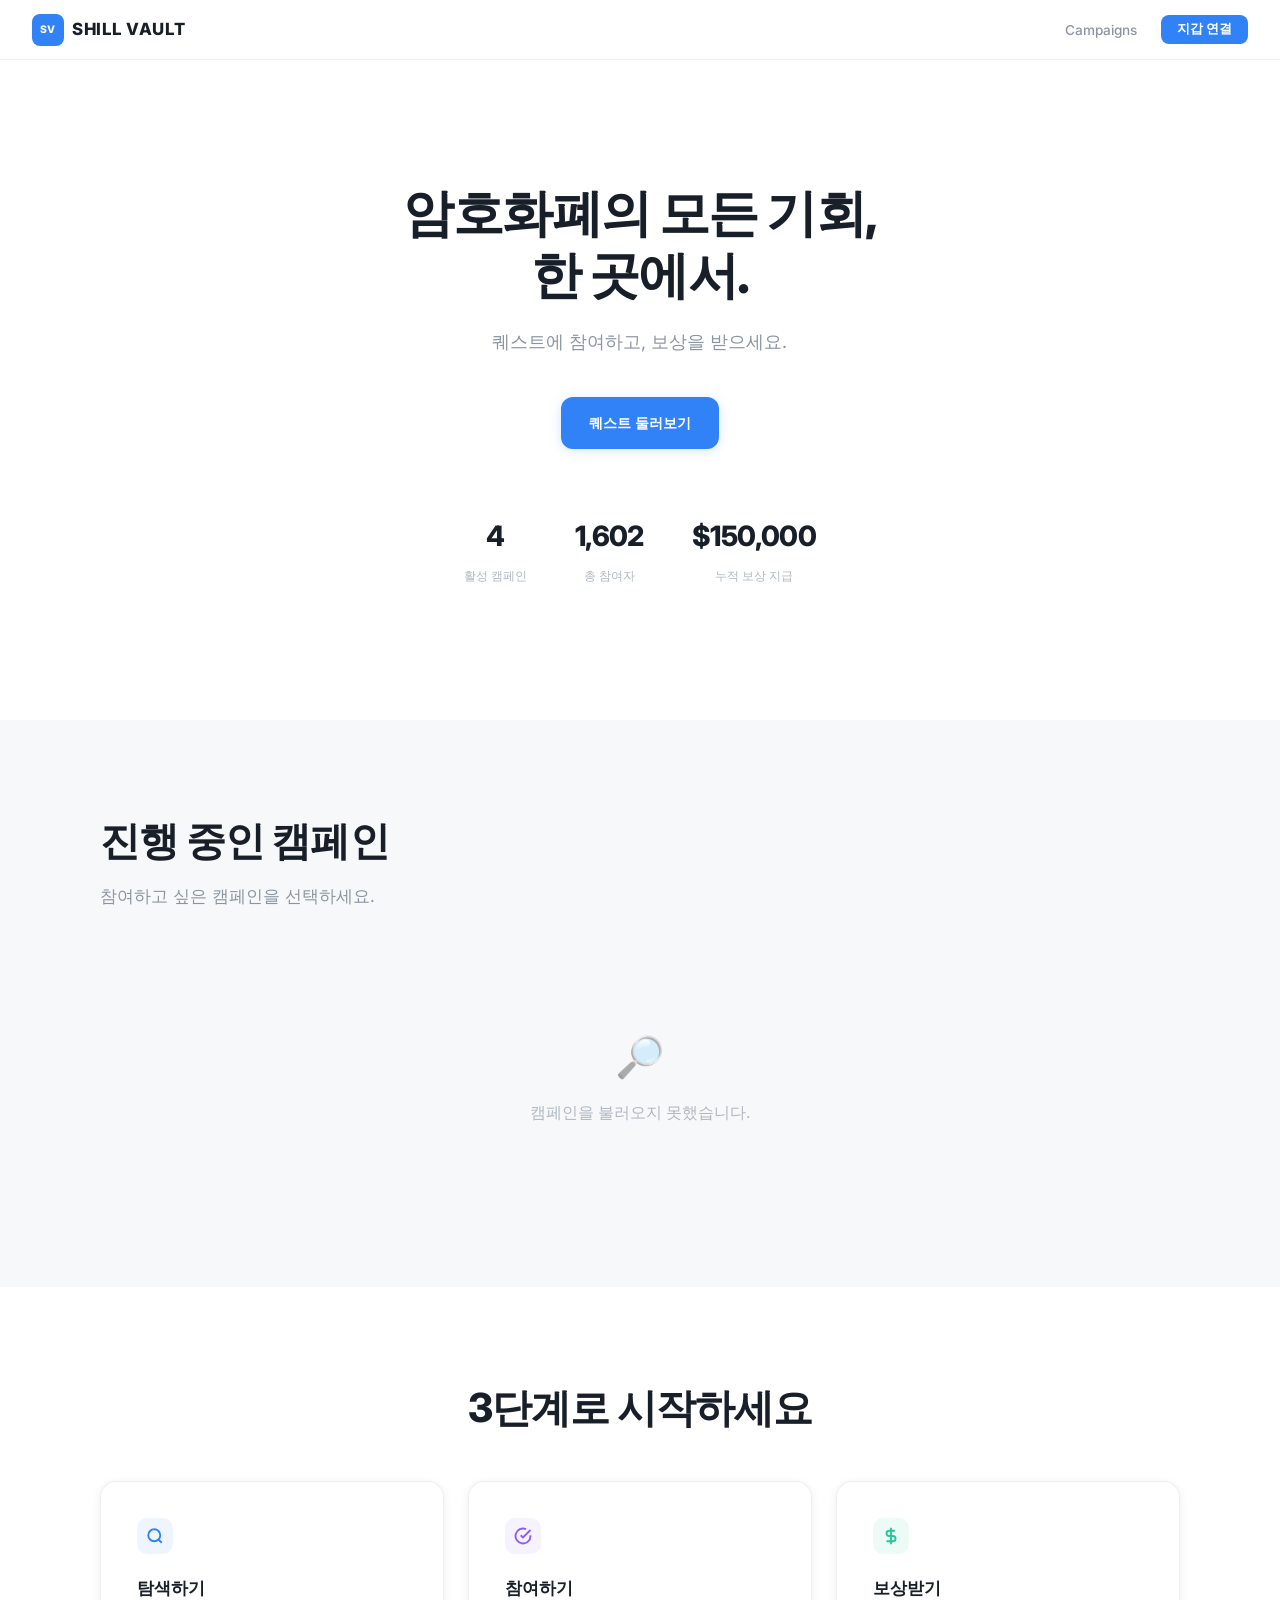
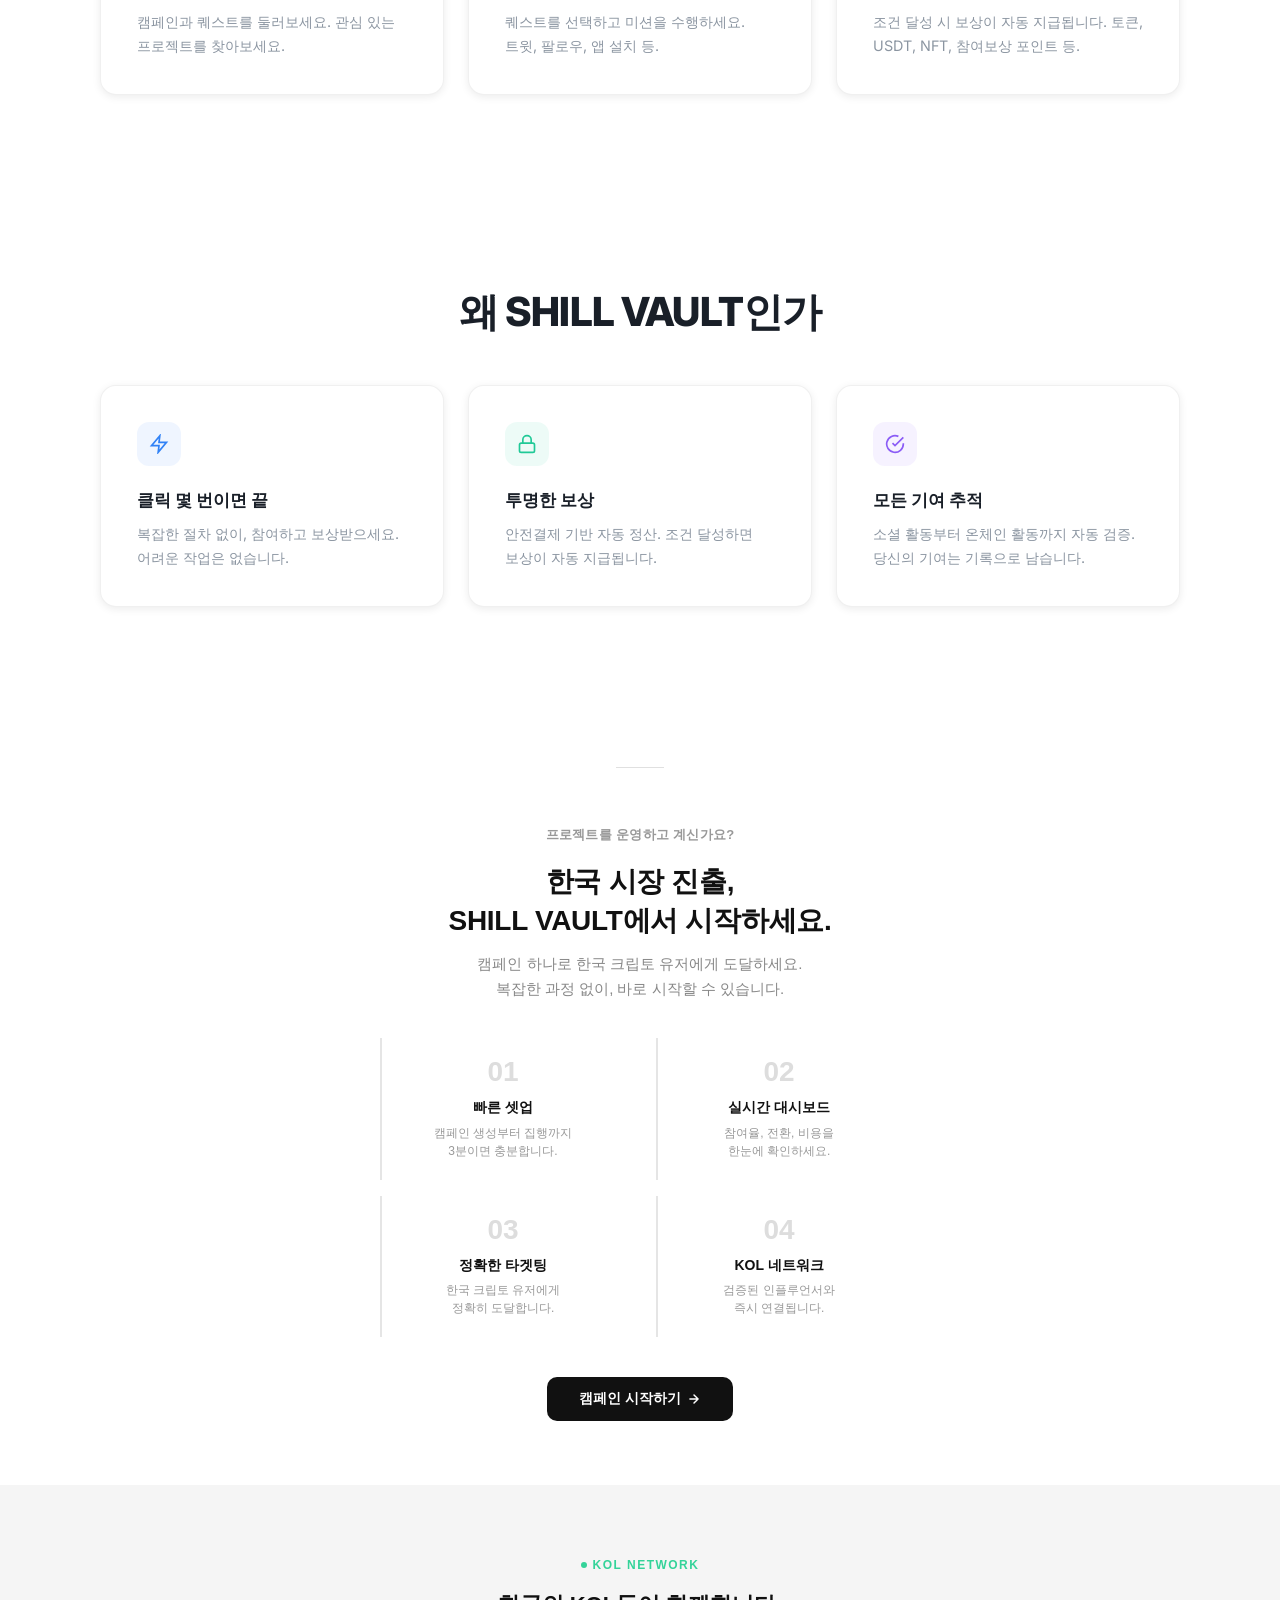
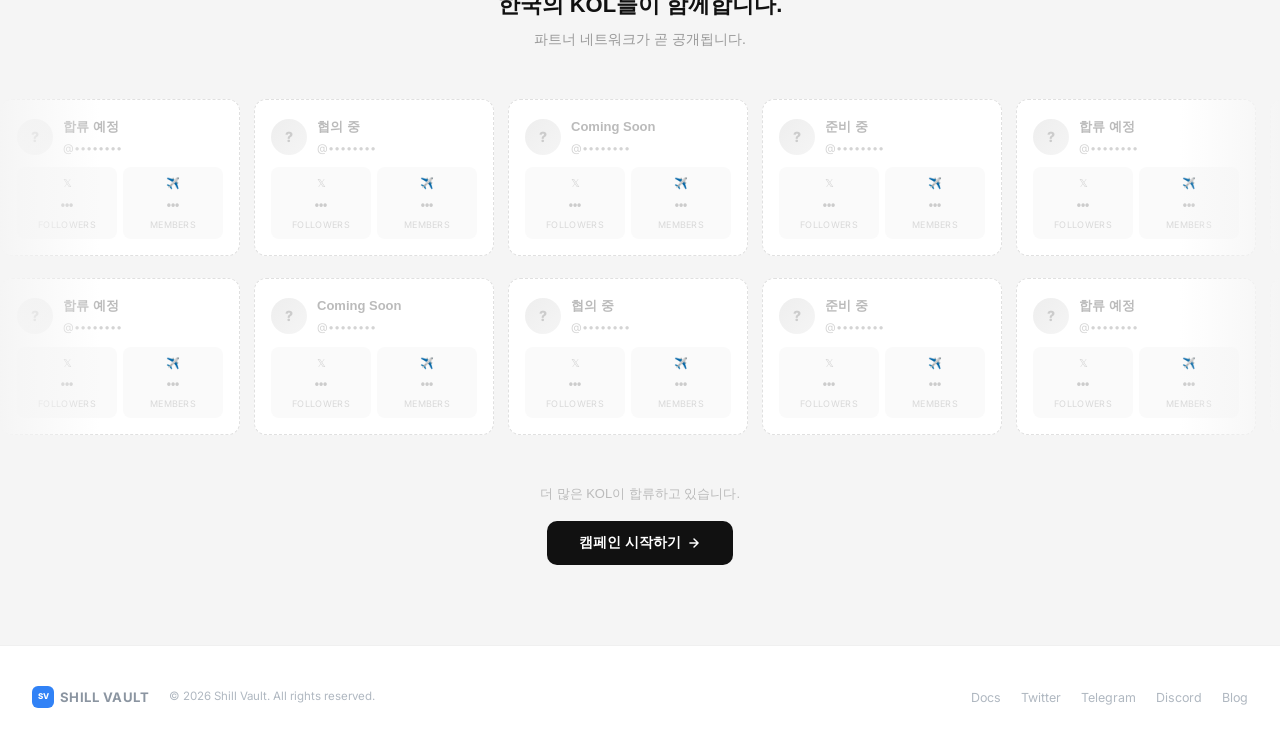
<file: index.html>
<!DOCTYPE html>
<html lang="ko">
<head>
  <meta charset="UTF-8">
  <meta name="viewport" content="width=device-width, initial-scale=1.0">
  <title>SHILL VAULT — 기회가 모이는 곳</title>
  <meta name="description" content="기회가 모이는 곳. 퀘스트에 참여하고, 보상을 받으세요.">
  <meta property="og:title" content="SHILL VAULT — 기회가 모이는 곳">
  <meta property="og:description" content="기회가 모이는 곳. 퀘스트에 참여하고, 보상을 받으세요.">
  <link rel="preconnect" href="https://fonts.googleapis.com">
  <link rel="preconnect" href="https://fonts.gstatic.com" crossorigin>
  <link href="https://fonts.googleapis.com/css2?family=Inter:wght@400;500;600;700;800&display=swap" rel="stylesheet">
  <link rel="stylesheet" href="style.css">
</head>
<body>

<!-- NAV -->
<nav id="nav">
  <div class="nav-inner">
    <a href="#" class="logo"><div class="logo-mark">SV</div><span class="logo-name">SHILL VAULT</span></a>
    <button class="mob-toggle" onclick="document.querySelector('.nav-links')?.classList.toggle('active')" aria-label="Menu">&#9776;</button>
    <ul class="nav-links"></ul>
  </div>
</nav>

<!-- ==================== HERO ==================== -->
<section class="hero">
  <div class="container">
    <h1 class="rv" data-i18n="hero_h1">암호화폐의 모든 기회,<br>한 곳에서.</h1>
    <p class="hero-desc rv rv-d1" data-i18n="hero_desc">퀘스트에 참여하고, 보상을 받으세요.</p>
    <div class="hero-actions rv rv-d2">
      <a href="#campaigns" class="btn btn-blue" data-i18n="hero_btn">퀘스트 둘러보기</a>
    </div>
    <div class="hero-metrics rv rv-d3">
      <div class="hm-item">
        <div class="hm-num">4</div>
        <div class="hm-lbl" data-i18n="hm_campaigns">활성 캠페인</div>
      </div>
      <div class="hm-item">
        <div class="hm-num">1,602</div>
        <div class="hm-lbl" data-i18n="hm_participants">총 참여자</div>
      </div>
      <div class="hm-item">
        <div class="hm-num">$150,000</div>
        <div class="hm-lbl" data-i18n="hm_rewards">누적 보상 지급</div>
      </div>
    </div>
  </div>
</section>

<!-- ==================== CAMPAIGNS (Card Grid) ==================== -->
<section class="s-alt" id="campaigns">
  <div class="container">
    <div class="sheader">
      <h2 class="stitle rv" data-i18n="camp_title">진행 중인 캠페인</h2>
      <p class="sdesc rv rv-d1">참여하고 싶은 캠페인을 선택하세요.</p>
    </div>
    <div class="camp-cards rv rv-d2" id="campGrid">
      <div class="camp-card-empty">
        <div class="camp-card-empty-icon">&#128270;</div>
        <p>캠페인을 불러오는 중...</p>
      </div>
    </div>
  </div>
</section>

<!-- ==================== HOW TO PARTICIPATE ==================== -->
<section id="how">
  <div class="container">
    <div class="sheader center">
      <h2 class="stitle rv" data-i18n="how_title">3단계로 시작하세요</h2>
    </div>
    <div class="steps-grid">
      <div class="step-card rv">
        <div class="step-num" style="background:var(--blue-soft);color:var(--blue);">
          <svg width="18" height="18" viewBox="0 0 24 24" fill="none" stroke="currentColor" stroke-width="2.5"><circle cx="11" cy="11" r="8"/><line x1="21" y1="21" x2="16.65" y2="16.65"/></svg>
        </div>
        <h4 data-i18n="step1_title">탐색하기</h4>
        <p data-i18n="step1_desc">캠페인과 퀘스트를 둘러보세요. 관심 있는 프로젝트를 찾아보세요.</p>
      </div>
      <div class="step-card rv rv-d1">
        <div class="step-num" style="background:var(--purple-soft);color:var(--purple);">
          <svg width="18" height="18" viewBox="0 0 24 24" fill="none" stroke="currentColor" stroke-width="2.5"><path d="M22 11.08V12a10 10 0 11-5.93-9.14"/><polyline points="22 4 12 14.01 9 11.01"/></svg>
        </div>
        <h4 data-i18n="step2_title">참여하기</h4>
        <p data-i18n="step2_desc">퀘스트를 선택하고 미션을 수행하세요. 트윗, 팔로우, 앱 설치 등.</p>
      </div>
      <div class="step-card rv rv-d2">
        <div class="step-num" style="background:var(--green-soft);color:var(--green);">
          <svg width="18" height="18" viewBox="0 0 24 24" fill="none" stroke="currentColor" stroke-width="2.5"><line x1="12" y1="1" x2="12" y2="23"/><path d="M17 5H9.5a3.5 3.5 0 000 7h5a3.5 3.5 0 010 7H6"/></svg>
        </div>
        <h4 data-i18n="step3_title">보상받기</h4>
        <p data-i18n="step3_desc">조건 달성 시 보상이 자동 지급됩니다. 토큰, USDT, NFT, 참여보상 포인트 등.</p>
      </div>
    </div>
  </div>
</section>

<!-- ==================== WHY SHILL VAULT ==================== -->
<section id="why">
  <div class="container">
    <div class="sheader center">
      <h2 class="stitle rv" data-i18n="why_title">왜 SHILL VAULT인가</h2>
    </div>
    <div class="why-grid">
      <div class="why-card rv">
        <div class="why-icon" style="background:var(--blue-soft);color:var(--blue);">
          <svg width="20" height="20" viewBox="0 0 24 24" fill="none" stroke="currentColor" stroke-width="2"><path d="M13 2L3 14h9l-1 8 10-12h-9l1-8z"/></svg>
        </div>
        <h4 data-i18n="why1_title">클릭 몇 번이면 끝</h4>
        <p data-i18n="why1_desc">복잡한 절차 없이, 참여하고 보상받으세요. 어려운 작업은 없습니다.</p>
      </div>
      <div class="why-card rv rv-d1">
        <div class="why-icon" style="background:var(--green-soft);color:var(--green);">
          <svg width="20" height="20" viewBox="0 0 24 24" fill="none" stroke="currentColor" stroke-width="2"><rect x="3" y="11" width="18" height="11" rx="2" ry="2"/><path d="M7 11V7a5 5 0 0110 0v4"/></svg>
        </div>
        <h4 data-i18n="why2_title">투명한 보상</h4>
        <p data-i18n="why2_desc">안전결제 기반 자동 정산. 조건 달성하면 보상이 자동 지급됩니다.</p>
      </div>
      <div class="why-card rv rv-d2">
        <div class="why-icon" style="background:var(--purple-soft);color:var(--purple);">
          <svg width="20" height="20" viewBox="0 0 24 24" fill="none" stroke="currentColor" stroke-width="2"><path d="M22 11.08V12a10 10 0 11-5.93-9.14"/><polyline points="22 4 12 14.01 9 11.01"/></svg>
        </div>
        <h4 data-i18n="why3_title">모든 기여 추적</h4>
        <p data-i18n="why3_desc">소셜 활동부터 온체인 활동까지 자동 검증. 당신의 기여는 기록으로 남습니다.</p>
      </div>
    </div>
  </div>
</section>

<!-- ==================== B2B SECTION ==================== -->
<style>
/* ══════════════════════════════════════
   B2B 영역 전체 스타일
   ══════════════════════════════════════ */

/* ── 전환 디바이더 ── */
.b2b-divider {
  text-align: center;
  padding: 64px 24px 0;
  background: #fff;
}
.b2b-divider-line {
  width: 48px;
  height: 1px;
  background: #e0e0e0;
  margin: 0 auto;
}

/* ── 메인 B2B 히어로 ── */
.b2b-hero {
  padding: 56px 24px 64px;
  background: #fff;
  text-align: center;
}
.b2b-hero-inner {
  max-width: 520px;
  margin: 0 auto;
}
.b2b-eyebrow {
  font-size: 13px;
  font-weight: 600;
  color: #999;
  margin: 0 0 16px;
  letter-spacing: 0.3px;
  font-family: -apple-system, BlinkMacSystemFont, 'Segoe UI', sans-serif;
}
.b2b-title {
  font-size: 28px;
  font-weight: 800;
  color: #111;
  margin: 0 0 12px;
  line-height: 1.4;
  letter-spacing: -0.3px;
  font-family: -apple-system, BlinkMacSystemFont, 'Segoe UI', sans-serif;
}
.b2b-desc {
  font-size: 15px;
  color: #888;
  margin: 0 0 36px;
  line-height: 1.65;
  font-family: -apple-system, BlinkMacSystemFont, 'Segoe UI', sans-serif;
}

/* ── 핵심 가치 4개 ── */
.b2b-features {
  display: grid;
  grid-template-columns: 1fr 1fr;
  gap: 16px 32px;
  max-width: 560px;
  margin: 0 auto 40px;
}
.b2b-feat {
  padding: 20px 16px;
  border-left: 2px solid #e5e5e5;
}
.b2b-feat-num {
  font-size: 28px;
  font-weight: 800;
  color: #ddd;
  margin-bottom: 10px;
  line-height: 1;
  font-variant-numeric: tabular-nums;
  font-family: -apple-system, BlinkMacSystemFont, 'Segoe UI', sans-serif;
}
.b2b-feat-title {
  font-size: 14px;
  font-weight: 700;
  color: #111;
  margin: 0 0 4px;
  font-family: -apple-system, BlinkMacSystemFont, 'Segoe UI', sans-serif;
}
.b2b-feat-desc {
  font-size: 12px;
  color: #999;
  margin: 0;
  line-height: 1.5;
  font-family: -apple-system, BlinkMacSystemFont, 'Segoe UI', sans-serif;
}

/* ── CTA 버튼 ── */
.b2b-cta-btn {
  display: inline-flex;
  align-items: center;
  gap: 6px;
  padding: 13px 32px;
  background: #111;
  color: #fff;
  font-weight: 600;
  font-size: 14px;
  border-radius: 10px;
  border: none;
  cursor: pointer;
  transition: all .2s ease;
  font-family: -apple-system, BlinkMacSystemFont, 'Segoe UI', sans-serif;
}
.b2b-cta-btn:hover {
  background: #333;
  transform: translateY(-1px);
  box-shadow: 0 4px 14px rgba(0,0,0,.1);
}
.b2b-cta-btn svg { transition: transform .2s }
.b2b-cta-btn:hover svg { transform: translateX(2px) }

/* ══════════════════════════════════════
   KOL Coming Soon 섹션
   ══════════════════════════════════════ */
.kol-section {
  padding: 64px 24px 80px;
  background: #f5f5f5;
  overflow: hidden;
}
.kol-header {
  text-align: center;
  max-width: 480px;
  margin: 0 auto 44px;
}
.kol-label {
  display: inline-flex;
  align-items: center;
  gap: 6px;
  font-size: 12px;
  font-weight: 700;
  color: #34d399;
  letter-spacing: 1.5px;
  text-transform: uppercase;
  margin-bottom: 14px;
  font-family: -apple-system, BlinkMacSystemFont, 'Segoe UI', sans-serif;
}
.kol-dot {
  width: 6px; height: 6px;
  background: #34d399;
  border-radius: 50%;
  animation: kolPulse 2.5s ease-in-out infinite;
}
@keyframes kolPulse { 0%,100%{opacity:1} 50%{opacity:.3} }

.kol-title {
  font-size: 22px;
  font-weight: 800;
  color: #111;
  margin: 0 0 8px;
  line-height: 1.4;
  font-family: -apple-system, BlinkMacSystemFont, 'Segoe UI', sans-serif;
}
.kol-sub {
  font-size: 14px;
  color: #999;
  margin: 0;
  line-height: 1.6;
  font-family: -apple-system, BlinkMacSystemFont, 'Segoe UI', sans-serif;
}

/* ── 트랙 ── */
.kol-track-area {
  position: relative;
  margin: 0 -24px;
}
.kol-track-area::before,
.kol-track-area::after {
  content:''; position:absolute; top:0; bottom:0;
  width:100px; z-index:2; pointer-events:none;
}
.kol-track-area::before { left:0; background:linear-gradient(to right,#f5f5f5,transparent) }
.kol-track-area::after { right:0; background:linear-gradient(to left,#f5f5f5,transparent) }

.kol-track {
  display:flex; gap:14px; width:max-content;
  padding:4px 0; animation:kolScroll 50s linear infinite;
}
.kol-track:hover { animation-play-state:paused }
@keyframes kolScroll { 0%{transform:translateX(0)} 100%{transform:translateX(-50%)} }

.kol-track.row2 { margin-top:14px; animation:kolScrollR 45s linear infinite }
@keyframes kolScrollR { 0%{transform:translateX(-50%)} 100%{transform:translateX(0)} }

/* ── 미스터리 카드 ── */
.kol-card {
  flex-shrink: 0;
  width: 240px;
  background: #fff;
  border: 1px dashed #e0e0e0;
  border-radius: 12px;
  padding: 16px;
  transition: all .2s ease;
}
.kol-card:hover {
  border-color: #ccc;
  transform: translateY(-2px);
  box-shadow: 0 2px 8px rgba(0,0,0,.03);
}
.kol-card-top {
  display: flex;
  align-items: center;
  gap: 10px;
  margin-bottom: 10px;
}
.kol-av {
  width: 36px; height: 36px;
  border-radius: 50%;
  background: linear-gradient(135deg, #eee, #f5f5f5);
  display: flex;
  align-items: center;
  justify-content: center;
  flex-shrink: 0;
}
.kol-av span {
  font-size: 14px; font-weight: 800; color: #ccc;
}
.kol-nm {
  font-size: 13px; font-weight: 700; color: #bbb; margin: 0;
  font-family: -apple-system, BlinkMacSystemFont, 'Segoe UI', sans-serif;
}
.kol-hd {
  font-size: 11px; color: #d4d4d4; margin: 1px 0 0;
}
.kol-stats { display:flex; gap:6px }
.kol-st {
  flex:1; background:#fafafa; border-radius:8px;
  padding:7px 6px; text-align:center;
}
.kol-st-icon { font-size:11px; color:#d4d4d4; margin-bottom:2px }
.kol-st-val {
  font-size:12px; font-weight:700; color:#ccc;
  font-family: -apple-system, BlinkMacSystemFont, 'Segoe UI', sans-serif;
}
.kol-st-lbl {
  font-size:9px; color:#d9d9d9;
  text-transform:uppercase; letter-spacing:.3px; margin-top:1px;
}

/* ── KOL 하단 ── */
.kol-bottom {
  text-align: center;
  margin-top: 44px;
}
.kol-bottom p {
  font-size: 13px; color: #bbb; margin: 0 0 16px;
  font-family: -apple-system, BlinkMacSystemFont, 'Segoe UI', sans-serif;
}

/* ── 반응형 ── */
@media (max-width:640px) {
  .b2b-hero { padding: 48px 20px 56px }
  .b2b-title { font-size: 23px }
  .b2b-features { grid-template-columns: 1fr 1fr; gap: 12px 20px; }
  .kol-section { padding: 52px 16px 68px }
  .kol-title { font-size: 19px }
  .kol-card { width: 210px; padding: 14px }
  .kol-track-area::before,
  .kol-track-area::after { width: 50px }
}
</style>

<div class="b2b-divider">
  <div class="b2b-divider-line"></div>
</div>

<section class="b2b-hero">
  <div class="b2b-hero-inner">
    <p class="b2b-eyebrow">프로젝트를 운영하고 계신가요?</p>
    <h2 class="b2b-title">한국 시장 진출,<br>SHILL VAULT에서 시작하세요.</h2>
    <p class="b2b-desc">
      캠페인 하나로 한국 크립토 유저에게 도달하세요.<br>
      복잡한 과정 없이, 바로 시작할 수 있습니다.
    </p>

    <div class="b2b-features">
      <div class="b2b-feat">
        <div class="b2b-feat-num">01</div>
        <p class="b2b-feat-title">빠른 셋업</p>
        <p class="b2b-feat-desc">캠페인 생성부터 집행까지<br>3분이면 충분합니다.</p>
      </div>
      <div class="b2b-feat">
        <div class="b2b-feat-num">02</div>
        <p class="b2b-feat-title">실시간 대시보드</p>
        <p class="b2b-feat-desc">참여율, 전환, 비용을<br>한눈에 확인하세요.</p>
      </div>
      <div class="b2b-feat">
        <div class="b2b-feat-num">03</div>
        <p class="b2b-feat-title">정확한 타겟팅</p>
        <p class="b2b-feat-desc">한국 크립토 유저에게<br>정확히 도달합니다.</p>
      </div>
      <div class="b2b-feat">
        <div class="b2b-feat-num">04</div>
        <p class="b2b-feat-title">KOL 네트워크</p>
        <p class="b2b-feat-desc">검증된 인플루언서와<br>즉시 연결됩니다.</p>
      </div>
    </div>

    <button class="b2b-cta-btn" onclick="startCampaignOrLogin()">
      캠페인 시작하기
      <svg width="14" height="14" viewBox="0 0 24 24" fill="none" stroke="currentColor" stroke-width="2.5" stroke-linecap="round" stroke-linejoin="round"><path d="M5 12h14m-7-7 7 7-7 7"/></svg>
    </button>
  </div>
</section>

<section class="kol-section" id="kol-showcase">
  <div class="kol-header">
    <div class="kol-label"><span class="kol-dot"></span> KOL Network</div>
    <h2 class="kol-title">한국의 KOL들이 함께합니다.</h2>
    <p class="kol-sub">파트너 네트워크가 곧 공개됩니다.</p>
  </div>

  <div class="kol-track-area">
    <div class="kol-track" id="kolTrack1"></div>
  </div>
  <div class="kol-track-area">
    <div class="kol-track row2" id="kolTrack2"></div>
  </div>

  <div class="kol-bottom">
    <p>더 많은 KOL이 합류하고 있습니다.</p>
    <button class="b2b-cta-btn" onclick="startCampaignOrLogin()">
      캠페인 시작하기
      <svg width="14" height="14" viewBox="0 0 24 24" fill="none" stroke="currentColor" stroke-width="2.5" stroke-linecap="round" stroke-linejoin="round"><path d="M5 12h14m-7-7 7 7-7 7"/></svg>
    </button>
  </div>
</section>

<script>
(function(){
  var LABELS = [
    "합류 예정","협의 중","Coming Soon","준비 중",
    "합류 예정","Coming Soon","협의 중","준비 중",
    "합류 예정","Coming Soon","협의 중","준비 중",
    "합류 예정","Coming Soon","협의 중","준비 중",
  ];
  function mysteryCard(label) {
    return '<div class="kol-card"><div class="kol-card-top"><div class="kol-av"><span>?</span></div><div><p class="kol-nm">'+label+'</p><p class="kol-hd">@••••••••</p></div></div><div class="kol-stats"><div class="kol-st"><div class="kol-st-icon">𝕏</div><div class="kol-st-val">•••</div><div class="kol-st-lbl">Followers</div></div><div class="kol-st"><div class="kol-st-icon">✈️</div><div class="kol-st-val">•••</div><div class="kol-st-lbl">Members</div></div></div></div>';
  }
  function initKol() {
    var t1 = document.getElementById('kolTrack1');
    var t2 = document.getElementById('kolTrack2');
    if (!t1||!t2) return;
    var mid = Math.ceil(LABELS.length/2);
    var r1 = LABELS.slice(0,mid).map(mysteryCard).join('');
    var r2 = LABELS.slice(mid).map(mysteryCard).join('');
    t1.innerHTML = r1+r1;
    t2.innerHTML = r2+r2;
  }
  document.addEventListener('DOMContentLoaded', initKol);
  if (document.readyState !== 'loading') initKol();
})();
</script>

<!-- ==================== ROLE SWITCH MODAL ==================== -->
<div class="modal-overlay" id="roleSwitchModal">
  <div class="modal" style="max-width:420px;">
    <button class="modal-close" onclick="closeModal('roleSwitchModal')">&times;</button>
    <div id="roleSwitchPrompt">
      <div style="text-align:center;margin-bottom:1rem;">
        <div style="font-size:2rem;margin-bottom:0.5rem;">&#128188;</div>
        <h3 style="margin:0;">프로젝트 계정 전환</h3>
      </div>
      <p class="modal-desc" style="text-align:center;">캠페인 등록은 프로젝트 계정에서만 가능합니다.<br>프로젝트 계정으로 전환하시겠습니까?</p>
      <div style="display:flex;flex-direction:column;gap:0.5rem;margin-top:1.2rem;">
        <button class="reg-btn" onclick="showRoleSwitchForm()">프로젝트 계정으로 전환</button>
        <button class="reg-btn" style="background:var(--bg-2);color:var(--text);" onclick="closeModal('roleSwitchModal')">돌아가기</button>
      </div>
    </div>
    <div id="roleSwitchForm" style="display:none;">
      <h3>프로젝트 정보 입력</h3>
      <p class="modal-desc">전환 후에는 캠페인을 등록할 수 있지만, 퀘스트 참여는 불가합니다.</p>
      <div class="reg-field"><label>프로젝트 이름 <span style="font-size:0.75rem;color:var(--red);">(필수)</span></label><input type="text" id="rsProjName" placeholder="예: AxiomDEX"></div>
      <div class="reg-field"><label>이메일 <span style="font-size:0.75rem;color:var(--red);">(필수)</span></label><input type="email" id="rsEmail" placeholder="name@example.com"></div>
      <button class="reg-btn" onclick="submitRoleSwitch()">전환하기</button>
    </div>
  </div>
</div>

<!-- ==================== WALLET MODAL ==================== -->
<div class="modal-overlay" id="walletModal">
  <div class="modal">
    <button class="modal-close" onclick="closeModal('walletModal')">&times;</button>

    <!-- Connect State -->
    <div id="walletConnect">
      <h3>지갑 연결</h3>
      <p class="modal-desc">지갑을 연결하여 퀘스트에 참여하고 보상을 받으세요.</p>
      <div class="wallet-options" id="walletOptions"></div>
      <div id="walletError" class="wallet-error" style="display:none;"></div>
    </div>

    <!-- Registration State -->
    <div id="walletRegister" style="display:none;"></div>

    <!-- Connected State -->
    <div id="walletInfo" style="display:none;">
      <h3>지갑 연결됨</h3>
      <button class="wallet-disconnect-btn" onclick="doDisconnect()">연결 해제</button>
    </div>
  </div>
</div>

<!-- ==================== CAMPAIGN WIZARD MODAL (3-step) ==================== -->
<div class="modal-overlay" id="campModal">
  <div class="modal wiz-modal">
    <button class="modal-close" onclick="closeCampWizard()">&times;</button>

    <!-- Progress -->
    <div class="wiz-progress">
      <div class="wiz-progress-bar" id="wizBar" style="width:33.33%"></div>
    </div>
    <div class="wiz-dots">
      <div class="wiz-dot active"><span class="wiz-dot-num">1</span><span class="wiz-dot-label">기본 정보</span></div>
      <div class="wiz-dot"><span class="wiz-dot-num">2</span><span class="wiz-dot-label">참여자·퀘스트</span></div>
      <div class="wiz-dot"><span class="wiz-dot-num">3</span><span class="wiz-dot-label">보상·검토</span></div>
    </div>

    <!-- Step 1: 기본 정보 + 목표 -->
    <div class="wiz-step" id="wizStep1">
      <div class="reg-field">
        <label>프로젝트 이름 <span class="field-req">*</span></label>
        <input type="text" id="cwProjName" placeholder="예: AxiomDEX" oninput="validateStep1()">
      </div>
      <div class="wiz-row-2">
        <div class="reg-field">
          <label>카테고리 <span class="field-req">*</span></label>
          <select id="cwSector" onchange="validateStep1()">
            <option value="">선택하세요</option>
            <option value="defi">DeFi</option>
            <option value="nft">NFT / Collectibles</option>
            <option value="gamefi">GameFi</option>
            <option value="l1l2">L1 · L2 / Infra</option>
            <option value="ai">AI · DePIN</option>
            <option value="meme">Meme Token</option>
            <option value="other">기타</option>
          </select>
        </div>
        <div class="reg-field">
          <label>체인 <span class="field-hint">(선택)</span></label>
          <select id="cwChain">
            <option value="other" selected>기타</option>
            <option value="ethereum">Ethereum</option>
            <option value="solana">Solana</option>
            <option value="base">Base</option>
            <option value="arbitrum">Arbitrum</option>
            <option value="bnb">BNB Chain</option>
            <option value="polygon">Polygon</option>
            <option value="multi">멀티체인</option>
          </select>
        </div>
      </div>
      <div class="reg-field">
        <label>캠페인 기간 <span class="field-req">*</span></label>
        <div class="wiz-date-row">
          <input type="date" id="cwStart" onchange="validateStep1()">
          <span class="wiz-date-sep">~</span>
          <input type="date" id="cwEnd" onchange="validateStep1()">
        </div>
      </div>
      <div class="reg-field">
        <label>캠페인 목표 <span class="field-req">*</span> <span class="field-hint">1개 이상 선택</span></label>
        <div class="wiz-goals">
          <button class="wiz-goal" data-goal="community" onclick="toggleGoal(this); validateStep1()">
            <span class="wiz-goal-check">&#10003;</span>
            <span class="wiz-goal-emoji">&#128101;</span>
            <span class="wiz-goal-name">커뮤니티 성장</span>
          </button>
          <button class="wiz-goal" data-goal="awareness" onclick="toggleGoal(this); validateStep1()">
            <span class="wiz-goal-check">&#10003;</span>
            <span class="wiz-goal-emoji">&#128226;</span>
            <span class="wiz-goal-name">인지도 확대</span>
          </button>
          <button class="wiz-goal" data-goal="dapp" onclick="toggleGoal(this); validateStep1()">
            <span class="wiz-goal-check">&#10003;</span>
            <span class="wiz-goal-emoji">&#128241;</span>
            <span class="wiz-goal-name">dApp 사용자 확보</span>
          </button>
          <button class="wiz-goal" data-goal="onchain" onclick="toggleGoal(this); validateStep1()">
            <span class="wiz-goal-check">&#10003;</span>
            <span class="wiz-goal-emoji">&#128279;</span>
            <span class="wiz-goal-name">온체인 활동</span>
          </button>
          <button class="wiz-goal" data-goal="content" onclick="toggleGoal(this); validateStep1()">
            <span class="wiz-goal-check">&#10003;</span>
            <span class="wiz-goal-emoji">&#127909;</span>
            <span class="wiz-goal-name">콘텐츠 생성</span>
          </button>
        </div>
      </div>
      <div class="wiz-validation-msg" id="step1Msg" style="display:none;">모든 필수 항목을 입력해주세요.</div>
    </div>

    <!-- Step 2: 참여자 + 퀘스트 (일반유저 / 인플루언서 분리) -->
    <div class="wiz-step" id="wizStep2" style="display:none;">

      <!-- 일반 유저 섹션 -->
      <div class="wiz-section">
        <div class="wiz-section-header">
          <span class="wiz-section-icon">&#128100;</span>
          <span class="wiz-section-title">일반 유저 퀘스트</span>
        </div>
        <label class="wiz-skip-label" onclick="event.stopPropagation()">
          <input type="checkbox" id="skipGeneral" onchange="toggleGeneralSkip(); validateStep2()">
          <span>해당 없음 (일반 유저 대상 아님)</span>
        </label>
        <div id="generalQuestArea">
          <div class="wiz-quest-groups">
            <div class="wiz-quest-group">
              <div class="wiz-qg-label"><span class="wiz-qg-dot" style="background:var(--blue);"></span>소셜</div>
              <div class="wiz-quest-item"><input type="checkbox" class="wiz-quest-cb" data-qtype="social" data-atype="twitter_follow" data-target="general" onchange="validateStep2()"><span class="wq-name">트위터 팔로우</span></div>
              <div class="wiz-quest-item"><input type="checkbox" class="wiz-quest-cb" data-qtype="social" data-atype="twitter_rt" data-target="general" onchange="validateStep2()"><span class="wq-name">RT &amp; 좋아요</span></div>
              <div class="wiz-quest-item"><input type="checkbox" class="wiz-quest-cb" data-qtype="social" data-atype="telegram_join" data-target="general" onchange="validateStep2()"><span class="wq-name">텔레그램 가입</span></div>
              <div class="wiz-quest-item"><input type="checkbox" class="wiz-quest-cb" data-qtype="social" data-atype="discord_join" data-target="general" onchange="validateStep2()"><span class="wq-name">디스코드 참여</span></div>
            </div>
            <div class="wiz-quest-group">
              <div class="wiz-qg-label"><span class="wiz-qg-dot" style="background:var(--green);"></span>온체인</div>
              <div class="wiz-quest-item"><input type="checkbox" class="wiz-quest-cb" data-qtype="onchain" data-atype="token_swap" data-target="general" onchange="validateStep2()"><span class="wq-name">스왑 체험</span></div>
              <div class="wiz-quest-item"><input type="checkbox" class="wiz-quest-cb" data-qtype="onchain" data-atype="staking" data-target="general" onchange="validateStep2()"><span class="wq-name">스테이킹</span></div>
              <div class="wiz-quest-item"><input type="checkbox" class="wiz-quest-cb" data-qtype="onchain" data-atype="nft_mint" data-target="general" onchange="validateStep2()"><span class="wq-name">NFT 민팅</span></div>
            </div>
          </div>
        </div>
      </div>

      <div class="wiz-section-divider"></div>

      <!-- 인플루언서(KOL) 섹션 -->
      <div class="wiz-section">
        <div class="wiz-section-header">
          <span class="wiz-section-icon">&#11088;</span>
          <span class="wiz-section-title">인플루언서(KOL) 퀘스트</span>
        </div>
        <label class="wiz-skip-label" onclick="event.stopPropagation()">
          <input type="checkbox" id="skipKOL" onchange="toggleKOLSkip(); validateStep2()">
          <span>해당 없음 (인플루언서 대상 아님)</span>
        </label>
        <div id="kolQuestArea">
          <div style="display:flex;gap:0.75rem;margin-bottom:0.75rem;">
            <div class="reg-field" style="flex:1;">
              <label>트위터 최소 팔로워</label>
              <select id="cwMinTwitter">
                <option value="500">500+</option>
                <option value="1000">1K+</option>
                <option value="3000">3K+</option>
                <option value="5000" selected>5K+</option>
                <option value="10000">10K+</option>
                <option value="20000">20K+</option>
                <option value="30000">30K+</option>
                <option value="40000">40K+</option>
              </select>
            </div>
            <div class="reg-field" style="flex:1;">
              <label>텔레그램 최소 팔로워</label>
              <select id="cwMinTelegram">
                <option value="500">500+</option>
                <option value="1000">1K+</option>
                <option value="3000">3K+</option>
                <option value="5000" selected>5K+</option>
                <option value="10000">10K+</option>
                <option value="20000">20K+</option>
                <option value="30000">30K+</option>
                <option value="40000">40K+</option>
              </select>
            </div>
          </div>
          <div class="wiz-quest-groups">
            <div class="wiz-quest-group">
              <div class="wiz-qg-label"><span class="wiz-qg-dot" style="background:var(--purple);"></span>콘텐츠</div>
              <div class="wiz-quest-item"><input type="checkbox" class="wiz-quest-cb" data-qtype="content" data-atype="review" data-target="kol" onchange="validateStep2()"><span class="wq-name">리뷰 작성 (텔레그램 광고 포함)</span></div>
              <div class="wiz-quest-item"><input type="checkbox" class="wiz-quest-cb" data-qtype="content" data-atype="twitter_thread" data-target="kol" onchange="validateStep2()"><span class="wq-name">트위터 스레드</span></div>
              <div class="wiz-quest-item"><input type="checkbox" class="wiz-quest-cb" data-qtype="content" data-atype="other_content" data-target="kol" onchange="validateStep2()"><span class="wq-name">기타</span></div>
            </div>
          </div>
        </div>
      </div>

      <div class="wiz-validation-msg" id="step2Msg" style="display:none;">일반 유저와 인플루언서 섹션 모두에서 1개 이상 선택(또는 해당 없음)해주세요.</div>
    </div>

    <!-- Step 3: 보상 + 검토 & 시작 -->
    <div class="wiz-step" id="wizStep3" style="display:none;">
      <div class="wiz-row-2">
        <div class="reg-field">
          <label>보상 토큰</label>
          <select id="cwToken">
            <option value="usdt">USDT</option>
            <option value="token">자체 토큰</option>
            <option value="nft">NFT</option>
            <option value="point">포인트</option>
          </select>
        </div>
        <div class="reg-field">
          <label>총 예산 (USD)</label>
          <input type="number" id="cwBudget" placeholder="예: 10,000">
        </div>
      </div>

      <div class="reg-field">
        <label>퀘스트별 보상 단가</label>
        <div class="wiz-qr-list" id="questRewardInputs"></div>
      </div>

      <div class="wiz-divider"></div>

      <div class="reg-field" style="margin-bottom:0.5rem;">
        <label>전체 요약</label>
        <div class="wiz-review" id="wizReview"></div>
      </div>
    </div>

    <!-- Done -->
    <div class="wiz-step" id="wizDone" style="display:none;text-align:center;padding:2.5rem 0;">
      <div class="wiz-done-icon">&#127881;</div>
      <h3 class="wiz-done-title">캠페인이 접수되었습니다!</h3>
      <p class="modal-desc">관리자 승인 후 메인에 노출됩니다. 대시보드에서 상태를 확인하세요.</p>
      <div class="wiz-done-stats">
        <div class="wiz-done-stat">
          <span class="wiz-done-stat-num" id="doneBudget">$0</span>
          <span class="wiz-done-stat-lbl">총 예산</span>
        </div>
        <div class="wiz-done-stat">
          <span class="wiz-done-stat-num" id="doneQuests">0개</span>
          <span class="wiz-done-stat-lbl">퀘스트</span>
        </div>
      </div>
      <a href="project.html" class="reg-btn" style="display:inline-block;text-decoration:none;text-align:center;" onclick="closeCampWizard()">대시보드로 이동</a>
    </div>

    <!-- Nav Buttons -->
    <div class="wiz-nav" id="wizNav">
      <button class="wiz-btn-prev" id="wizPrev" onclick="wizGo(-1)" style="display:none;">이전</button>
      <button class="wiz-btn-next disabled" id="wizNext" onclick="wizGo(1)">다음</button>
    </div>
  </div>
</div>

<!-- FOOTER -->
<footer>
  <div class="foot-inner">
    <div class="foot-left">
      <a href="#" class="foot-logo"><div class="foot-mark">SV</div><span class="foot-name">SHILL VAULT</span></a>
      <span class="foot-copy">&copy; 2026 Shill Vault. All rights reserved.</span>
    </div>
    <div class="foot-links">
      <a href="#">Docs</a>
      <a href="#">Twitter</a>
      <a href="#">Telegram</a>
      <a href="#">Discord</a>
      <a href="#">Blog</a>
    </div>
  </div>
</footer>

<link rel="stylesheet" href="dashboard.css">
<script src="app.js"></script>
<script>
// ==================== LOGIN GATE & ROLE CHECK ====================
function startCampaignOrLogin() {
  if (!Auth.isLoggedIn) { openModal('walletModal'); return; }
  if (Auth.isUser) { openModal('roleSwitchModal'); return; }
  openModal('campModal');
}

function showRoleSwitchForm() {
  hide('#roleSwitchPrompt');
  show('#roleSwitchForm');
}

async function submitRoleSwitch() {
  const projName = document.getElementById('rsProjName')?.value?.trim();
  const email = document.getElementById('rsEmail')?.value?.trim();
  if (!projName) { alert('프로젝트 이름을 입력하세요.'); return; }
  if (!email) { alert('이메일을 입력하세요.'); return; }
  try {
    const updated = await api('/api/users/me', {
      method: 'PUT',
      body: JSON.stringify({ role: 'project', project_name: projName, email }),
    });
    // Backend returns a new JWT with updated role
    if (updated.token) {
      Auth.save(updated.token, { ...Auth.user, role: 'project', project_name: projName, email });
    } else {
      Auth.save(Auth.token, { ...Auth.user, role: 'project', project_name: projName, email });
    }
    closeModal('roleSwitchModal');
    location.reload();
  } catch (e) { alert(e.message || '전환 실패'); }
}

function applyRoleUI() {
  // 일반 유저: "For Projects" 섹션과 위저드 숨김
  if (Auth.isLoggedIn && Auth.isUser) {
    const fp = document.getElementById('for-projects');
    if (fp) fp.style.display = 'none';
  }
}

// ==================== LOAD LIVE CAMPAIGNS (Card Grid) ====================
const GRADIENTS = ['#6366f1,#818cf8','#f59e0b,#fbbf24','#ec4899,#f472b6','#22d3ee,#06b6d4','#10b981,#34d399','#8b5cf6,#a78bfa'];
function pickGrad(name) { return GRADIENTS[(name || '').length % GRADIENTS.length]; }

async function loadCampaignCards() {
  const grid = document.getElementById('campGrid');
  if (!grid) return;
  try {
    const camps = await api('/api/campaigns/live');
    if (!Array.isArray(camps) || camps.length === 0) {
      grid.innerHTML = '<div class="camp-card-empty"><div class="camp-card-empty-icon">&#128270;</div><p>현재 진행 중인 캠페인이 없습니다.</p></div>';
      return;
    }
    grid.innerHTML = '';
    camps.forEach(c => {
      const abbr = (c.project_name || '').slice(0, 2).toUpperCase();
      const grad = pickGrad(c.project_name);
      const questCount = Array.isArray(c.quests) ? c.quests.length : 0;
      const card = document.createElement('a');
      card.className = 'camp-card';
      card.href = 'campaign.html?id=' + c.id;
      card.innerHTML = `
        <div class="camp-card-top">
          <div class="camp-card-icon" style="background:linear-gradient(135deg,${grad});">${abbr}</div>
          <div class="camp-card-info">
            <div class="camp-card-name">${c.project_name || '-'}</div>
            <div class="camp-card-chain">${c.chain || '-'}</div>
          </div>
          ${statusBadge(c.status)}
        </div>
        <div class="camp-card-stats">
          <div class="camp-card-stat"><div class="camp-card-stat-val">${questCount}</div><div class="camp-card-stat-lbl">퀘스트</div></div>
          <div class="camp-card-stat"><div class="camp-card-stat-val">${formatNum(c.current_participants)}</div><div class="camp-card-stat-lbl">참여자</div></div>
          <div class="camp-card-stat"><div class="camp-card-stat-val">$${formatNum(c.reward_amount)}</div><div class="camp-card-stat-lbl">보상 풀</div></div>
        </div>
        <div class="camp-card-bottom">
          <span class="camp-card-reward">${c.reward_token ? c.reward_token.toUpperCase() : 'USDT'}</span>
          <span style="font-size:0.72rem;color:var(--text-3);">${formatDate(c.start_date)} ~ ${formatDate(c.end_date)}</span>
        </div>`;
      grid.appendChild(card);
    });
    // Update hero metrics
    const totalParticipants = camps.reduce((s, c) => s + (c.current_participants || 0), 0);
    const totalReward = camps.reduce((s, c) => s + (c.reward_amount || 0), 0);
    const hmNums = $$('.hm-num');
    if (hmNums[0]) hmNums[0].textContent = camps.length;
    if (hmNums[1]) hmNums[1].textContent = formatNum(totalParticipants);
    if (hmNums[2]) hmNums[2].textContent = '$' + formatNum(totalReward);
  } catch {
    grid.innerHTML = '<div class="camp-card-empty"><div class="camp-card-empty-icon">&#128270;</div><p>캠페인을 불러오지 못했습니다.</p></div>';
  }
}

// ==================== CAMPAIGN WIZARD ====================
let wizStep = 1;
const WIZ_TOTAL = 3;

const GOAL_QUEST_MAP = {
  community: ['telegram_join', 'discord_join'],
  awareness: ['twitter_follow', 'twitter_rt'],
  dapp: ['token_swap', 'nft_mint'],
  onchain: ['token_swap', 'nft_mint', 'staking'],
  content: ['review', 'twitter_thread', 'other_content'],
};

function toggleGoal(el) { el.classList.toggle('selected'); }

// ---- Step 1 Validation ----
function validateStep1() {
  const name = document.getElementById('cwProjName').value.trim();
  const sector = document.getElementById('cwSector').value;
  const start = document.getElementById('cwStart').value;
  const end = document.getElementById('cwEnd').value;
  const goals = $$('#wizStep1 .wiz-goal.selected').length;
  const today = new Date().toISOString().split('T')[0];
  const msgEl = document.getElementById('step1Msg');

  let dateErr = '';
  if (start && start < today) dateErr = '시작일은 오늘 이후여야 합니다.';
  else if (start && end && end <= start) dateErr = '종료일은 시작일보다 이후여야 합니다.';

  const valid = name && sector && start && end && goals > 0 && !dateErr;
  const btn = document.getElementById('wizNext');
  if (wizStep === 1) {
    btn.classList.toggle('disabled', !valid);
    msgEl.textContent = dateErr || '모든 필수 항목을 입력해주세요.';
    msgEl.style.display = valid ? 'none' : '';
  }
  return valid;
}

// ---- Step 2: 일반유저 / KOL 토글 ----
function toggleGeneralSkip() {
  const skip = document.getElementById('skipGeneral').checked;
  const area = document.getElementById('generalQuestArea');
  if (skip) {
    $$('#generalQuestArea .wiz-quest-cb').forEach(cb => { cb.checked = false; cb.disabled = true; });
    $$('#generalQuestArea select').forEach(s => s.disabled = true);
    area.style.opacity = '0.4';
    area.style.pointerEvents = 'none';
  } else {
    $$('#generalQuestArea .wiz-quest-cb').forEach(cb => cb.disabled = false);
    $$('#generalQuestArea select').forEach(s => s.disabled = false);
    area.style.opacity = '';
    area.style.pointerEvents = '';
  }
}

function toggleKOLSkip() {
  const skip = document.getElementById('skipKOL').checked;
  const area = document.getElementById('kolQuestArea');
  if (skip) {
    $$('#kolQuestArea .wiz-quest-cb').forEach(cb => { cb.checked = false; cb.disabled = true; });
    $$('#kolQuestArea select').forEach(s => s.disabled = true);
    area.style.opacity = '0.4';
    area.style.pointerEvents = 'none';
  } else {
    $$('#kolQuestArea .wiz-quest-cb').forEach(cb => cb.disabled = false);
    $$('#kolQuestArea select').forEach(s => s.disabled = false);
    area.style.opacity = '';
    area.style.pointerEvents = '';
  }
}

function validateStep2() {
  const skipGen = document.getElementById('skipGeneral').checked;
  const skipKOL = document.getElementById('skipKOL').checked;
  const genChecked = $$('#generalQuestArea .wiz-quest-cb:checked').length;
  const kolChecked = $$('#kolQuestArea .wiz-quest-cb:checked').length;
  const genOk = skipGen || genChecked > 0;
  const kolOk = skipKOL || kolChecked > 0;
  // 둘 다 해당 없음이면 안 됨 — 최소 한쪽은 대상자가 있어야 함
  const bothSkipped = skipGen && skipKOL;
  const valid = genOk && kolOk && !bothSkipped;
  if (wizStep === 2) {
    document.getElementById('wizNext').classList.toggle('disabled', !valid);
    const msg = document.getElementById('step2Msg');
    if (bothSkipped) {
      msg.textContent = '일반 유저와 인플루언서 모두 "해당 없음"일 수 없습니다. 최소 한쪽은 대상자를 선택하세요.';
      msg.style.display = '';
    } else if (!valid) {
      msg.textContent = '각 섹션에서 퀘스트를 선택하거나 "해당 없음"을 체크해주세요.';
      msg.style.display = '';
    } else {
      msg.style.display = 'none';
    }
  }
  return valid;
}

// ---- Step 2 auto-recommendations ----
function applyQuestRecommendations() {
  const selectedGoals = [];
  $$('#wizStep1 .wiz-goal.selected').forEach(el => selectedGoals.push(el.dataset.goal));
  const recommended = new Set();
  selectedGoals.forEach(g => (GOAL_QUEST_MAP[g] || []).forEach(atype => recommended.add(atype)));
  $$('.wiz-quest-cb[data-target="general"]').forEach(cb => { cb.checked = recommended.has(cb.dataset.atype); });
  $$('.wiz-quest-cb[data-target="kol"]').forEach(cb => { cb.checked = recommended.has(cb.dataset.atype); });
}

// ---- Step 3: Build reward inputs & summary ----
function buildStep3() {
  const container = document.getElementById('questRewardInputs');
  const skipGen = document.getElementById('skipGeneral').checked;
  const skipKOL = document.getElementById('skipKOL').checked;
  const general = [];
  const kol = [];
  $$('.wiz-quest-cb:checked').forEach(cb => {
    const name = cb.closest('.wiz-quest-item')?.querySelector('.wq-name')?.textContent;
    if (!name) return;
    if (cb.dataset.target === 'kol') kol.push({ atype: cb.dataset.atype, name });
    else general.push({ atype: cb.dataset.atype, name });
  });
  const row = (q) => '<div class="wiz-qr-row"><span class="wiz-qr-name">' + q.name + '</span><div class="wiz-qr-input"><span>$</span><input type="number" placeholder="0" min="0" step="0.01" data-atype="' + q.atype + '"></div><label class="wiz-tbd-label"><input type="checkbox" class="wiz-tbd-cb" onchange="toggleTBD(this)"><span>향후공개</span></label></div>';
  let html = '';
  if (!skipGen && general.length > 0) {
    html += '<div class="wiz-qr-group-header">&#128203; 일반 유저 퀘스트 보상</div>';
    general.forEach(q => html += row(q));
  }
  if (!skipKOL && kol.length > 0) {
    if (html) html += '<div class="wiz-qr-divider"></div>';
    html += '<div class="wiz-qr-group-header">&#11088; 인플루언서 퀘스트 보상</div>';
    kol.forEach(q => html += row(q));
  }
  if (!html) html = '<p style="color:var(--text-3);font-size:0.82rem;">선택된 퀘스트가 없습니다.</p>';
  container.innerHTML = html;
  buildSummary();
}

function buildSummary() {
  const name = document.getElementById('cwProjName').value || '-';
  const startD = document.getElementById('cwStart').value || '-';
  const endD = document.getElementById('cwEnd').value || '-';
  const chain = document.getElementById('cwChain').selectedOptions[0]?.text || '-';
  const goals = [];
  $$('#wizStep1 .wiz-goal.selected .wiz-goal-name').forEach(el => goals.push(el.textContent));

  const skipGen = document.getElementById('skipGeneral').checked;
  const skipKOL = document.getElementById('skipKOL').checked;
  const genNames = [];
  const kolNames = [];
  $$('.wiz-quest-cb:checked').forEach(cb => {
    const n = cb.closest('.wiz-quest-item')?.querySelector('.wq-name')?.textContent;
    if (!n) return;
    if (cb.dataset.target === 'kol') kolNames.push(n);
    else genNames.push(n);
  });

  const token = document.getElementById('cwToken').selectedOptions[0]?.text || '-';
  const budget = document.getElementById('cwBudget').value;

  const r = (l, v) => '<div class="wr-row"><span class="wr-label">' + l + '</span><span class="wr-value">' + v + '</span></div>';
  const qTags = (arr) => arr.map(n => '<span class="wr-quest-tag">' + n + '</span>').join(' ');

  let questSummary = '';
  if (skipGen) questSummary += '<span style="color:var(--text-3);">일반유저: 해당 없음</span>';
  else if (genNames.length) questSummary += '<div style="margin-bottom:0.25rem;"><span style="font-size:0.7rem;color:var(--text-3);">일반유저:</span> ' + qTags(genNames) + '</div>';
  if (skipKOL) questSummary += '<span style="color:var(--text-3);">KOL: 해당 없음</span>';
  else if (kolNames.length) {
    const tw = document.getElementById('cwMinTwitter')?.selectedOptions[0]?.text || '-';
    const tg = document.getElementById('cwMinTelegram')?.selectedOptions[0]?.text || '-';
    questSummary += '<div><span style="font-size:0.7rem;color:var(--text-3);">KOL:</span> ' + qTags(kolNames) + '<div style="font-size:0.72rem;color:var(--text-3);margin-top:0.2rem;">트위터 ' + tw + ' · 텔레그램 ' + tg + '</div></div>';
  }

  document.getElementById('wizReview').innerHTML =
    r('프로젝트', name) + r('체인', chain) + r('기간', startD + ' ~ ' + endD) + r('목표', goals.join(', ') || '-') +
    '<div class="wr-row" style="flex-direction:column;align-items:flex-start;gap:0.35rem;"><span class="wr-label">퀘스트</span><div style="width:100%;">' + (questSummary || '-') + '</div></div>' +
    r('보상 토큰', token) + r('총 예산', '$' + Number(budget || 0).toLocaleString()) +
    '<label class="wr-confirm" onclick="event.stopPropagation()"><input type="checkbox" class="wr-confirm-check" onchange="updateLaunchBtn()"><span>위 내용을 확인했으며 캠페인을 제출합니다</span></label>';
  updateLaunchBtn();
}

function updateLaunchBtn() {
  const cb = document.querySelector('#wizReview .wr-confirm-check');
  if (wizStep === WIZ_TOTAL) document.getElementById('wizNext').classList.toggle('disabled', !(cb && cb.checked));
}

// ---- Step indicator update ----
function updateWizDots() {
  const dots = $$('.wiz-dots .wiz-dot');
  dots.forEach((dot, i) => {
    dot.classList.remove('active', 'done');
    if (i + 1 < wizStep) dot.classList.add('done');
    else if (i + 1 === wizStep) dot.classList.add('active');
  });
}

async function wizGo(dir) {
  // Block if disabled
  if (dir === 1 && document.getElementById('wizNext').classList.contains('disabled')) return;

  const next = wizStep + dir;
  if (next < 1 || next > WIZ_TOTAL + 1) return;

  // Validate before advancing
  if (next === 2 && dir === 1) {
    if (!validateStep1()) return;
    applyQuestRecommendations();
  }
  if (next === 3 && dir === 1) {
    if (!validateStep2()) return;
    buildStep3();
  }
  if (next === WIZ_TOTAL + 1) {
    const confirmCb = document.querySelector('#wizReview .wr-confirm-check');
    if (!(confirmCb && confirmCb.checked)) {
      document.getElementById('wizReview').classList.add('shake');
      setTimeout(() => document.getElementById('wizReview').classList.remove('shake'), 500);
      return;
    }
    const btn = document.getElementById('wizNext');
    btn.textContent = '제출 중...';
    btn.classList.add('disabled');
    try {
      await submitCampaignToBackend();
      const budget = Number(document.getElementById('cwBudget').value) || 0;
      document.getElementById('doneBudget').textContent = '$' + budget.toLocaleString();
      document.getElementById('doneQuests').textContent = $$('.wiz-quest-cb:checked').length + '개';
      for (let i = 1; i <= WIZ_TOTAL; i++) document.getElementById('wizStep' + i).style.display = 'none';
      document.getElementById('wizDone').style.display = 'block';
      document.getElementById('wizNav').style.display = 'none';
      document.getElementById('wizBar').style.width = '100%';
      $$('.wiz-dots .wiz-dot').forEach(d => { d.classList.remove('active'); d.classList.add('done'); });
      launchConfetti();
      loadCampaignCards();
    } catch (e) {
      btn.textContent = '캠페인 제출';
      btn.classList.remove('disabled');
      alert('캠페인 제출 실패: ' + (e.message || '서버 오류'));
    }
    return;
  }

  document.getElementById('wizStep' + wizStep).style.display = 'none';
  document.getElementById('wizStep' + next).style.display = 'block';
  wizStep = next;
  document.getElementById('wizBar').style.width = ((wizStep / WIZ_TOTAL) * 100) + '%';
  document.getElementById('wizPrev').style.display = wizStep === 1 ? 'none' : '';
  document.getElementById('wizNext').textContent = wizStep === WIZ_TOTAL ? '캠페인 제출' : '다음';
  updateWizDots();

  // Re-validate current step
  if (wizStep === 1) validateStep1();
  else if (wizStep === 2) validateStep2();
  else if (wizStep === WIZ_TOTAL) updateLaunchBtn();
}

function closeCampWizard() {
  closeModal('campModal');
  setTimeout(() => {
    wizStep = 1;
    for (let i = 1; i <= WIZ_TOTAL; i++) {
      const el = document.getElementById('wizStep' + i);
      if (el) el.style.display = i === 1 ? 'block' : 'none';
    }
    document.getElementById('wizDone').style.display = 'none';
    document.getElementById('wizNav').style.display = 'flex';
    document.getElementById('wizBar').style.width = '33.33%';
    document.getElementById('wizPrev').style.display = 'none';
    document.getElementById('wizNext').textContent = '다음';
    // Reset step dots
    const dots = $$('.wiz-dots .wiz-dot');
    dots.forEach((d, i) => { d.classList.remove('active', 'done'); if (i === 0) d.classList.add('active'); });
    // Reset form state
    document.getElementById('skipGeneral').checked = false;
    document.getElementById('skipKOL').checked = false;
    ['generalQuestArea', 'kolQuestArea'].forEach(id => {
      const a = document.getElementById(id);
      a.style.opacity = ''; a.style.pointerEvents = '';
    });
    $$('.wiz-quest-cb').forEach(cb => { cb.checked = false; cb.disabled = false; });
    $$('#kolQuestArea select').forEach(s => s.disabled = false);
    $$('.wiz-goal').forEach(g => g.classList.remove('selected'));
    document.getElementById('step1Msg').style.display = 'none';
    document.getElementById('step2Msg').style.display = 'none';
    const today = new Date().toISOString().split('T')[0];
    document.getElementById('cwStart').setAttribute('min', today);
    document.getElementById('cwEnd').setAttribute('min', today);
    validateStep1();
  }, 300);
}

async function submitCampaignToBackend() {
  if (!Auth.isLoggedIn) throw new Error('로그인이 필요합니다.');
  const quests = [];
  $$('.wiz-quest-cb:checked').forEach(cb => {
    const title = cb.closest('.wiz-quest-item')?.querySelector('.wq-name')?.textContent || '';
    const rewardInput = document.querySelector('.wiz-qr-input input[data-atype="' + cb.dataset.atype + '"]');
    quests.push({
      title,
      quest_type: cb.dataset.qtype,
      action_type: cb.dataset.atype,
      reward_per_user: Number(rewardInput?.value) || 0,
    });
  });
  await api('/api/campaigns', {
    method: 'POST',
    body: JSON.stringify({
      project_name: document.getElementById('cwProjName').value,
      chain: document.getElementById('cwChain').value,
      category: document.getElementById('cwSector').value,
      start_date: document.getElementById('cwStart').value || null,
      end_date: document.getElementById('cwEnd').value || null,
      reward_token: document.getElementById('cwToken').value,
      reward_amount: Number(document.getElementById('cwBudget').value) || 0,
      max_participants: 500,
      min_twitter_followers: Number(document.getElementById('cwMinTwitter')?.value) || 0,
      min_telegram_followers: Number(document.getElementById('cwMinTelegram')?.value) || 0,
      quests,
    }),
  });
}

function launchConfetti() {
  const colors = ['#3182F6','#20C997','#8B5CF6','#F59E0B','#EC4899','#6366F1'];
  const c = document.createElement('div');
  c.className = 'confetti-container';
  document.body.appendChild(c);
  for (let i = 0; i < 80; i++) {
    const p = document.createElement('div');
    p.className = 'confetti-piece';
    p.style.left = Math.random() * 100 + '%';
    p.style.background = colors[Math.floor(Math.random() * colors.length)];
    p.style.animationDelay = Math.random() * 0.6 + 's';
    p.style.animationDuration = (Math.random() * 1.5 + 2) + 's';
    p.style.width = (Math.random() * 8 + 4) + 'px';
    p.style.height = (Math.random() * 14 + 6) + 'px';
    c.appendChild(p);
  }
  setTimeout(() => c.remove(), 4000);
}

// ==================== INIT ====================
authRestore().then(() => {
  initCommon();
  applyRoleUI();
  loadCampaignCards();
});
</script>
</body>
</html>
</file>
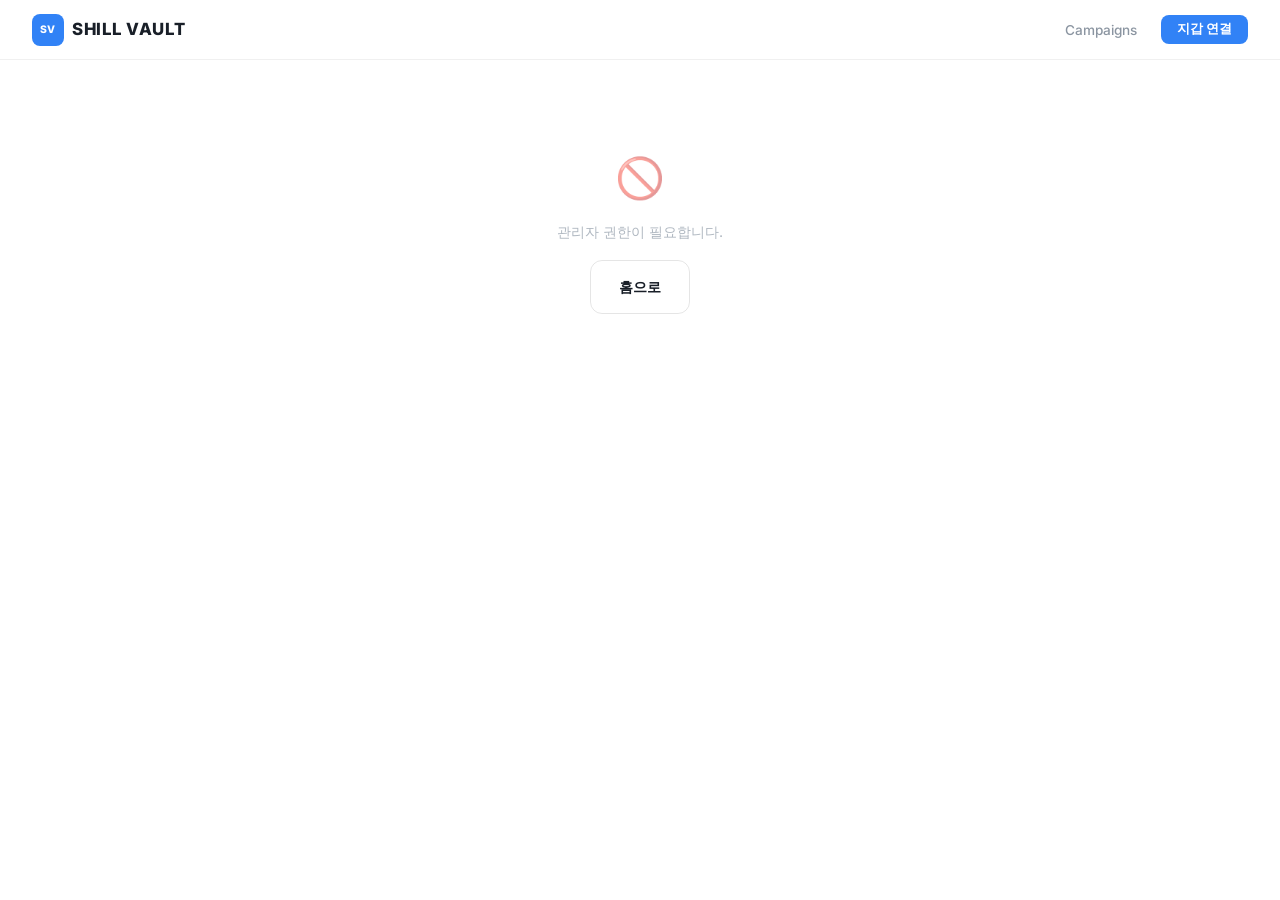
<file: admin.html>
<!DOCTYPE html>
<html lang="ko">
<head>
  <meta charset="UTF-8">
  <meta name="viewport" content="width=device-width, initial-scale=1.0">
  <title>Admin — SHILL VAULT</title>
  <link rel="preconnect" href="https://fonts.googleapis.com">
  <link href="https://fonts.googleapis.com/css2?family=Inter:wght@400;500;600;700;800&display=swap" rel="stylesheet">
  <link rel="stylesheet" href="style.css">
  <link rel="stylesheet" href="dashboard.css">
</head>
<body>

<nav id="nav">
  <div class="nav-inner">
    <a href="index.html" class="logo"><div class="logo-mark">SV</div><span class="logo-name">SHILL VAULT</span></a>
    <button class="mob-toggle" onclick="$('.nav-links')?.classList.toggle('active')" aria-label="Menu">&#9776;</button>
    <ul class="nav-links"></ul>
  </div>
</nav>

<div class="dash-wrap">
  <div id="noAccess" style="display:none;">
    <div class="dash-empty">
      <div class="dash-empty-icon">&#128683;</div>
      <p>관리자 권한이 필요합니다.</p>
      <a href="index.html" class="btn btn-ghost" style="margin-top:1rem;">홈으로</a>
    </div>
  </div>

  <div id="dashboard" style="display:none;">
    <div class="dash-header">
      <div>
        <h1>Admin Dashboard</h1>
        <span style="font-size:0.82rem;color:var(--text-2);">접수된 캠페인을 승인/거절합니다</span>
      </div>
      <span class="dash-role role-admin">ADMIN</span>
    </div>

    <!-- Stats -->
    <div class="dash-stats" id="statsRow">
      <div class="dash-stat"><div class="dash-stat-label">총 유저</div><div class="dash-stat-value" id="statUsers">-</div></div>
      <div class="dash-stat"><div class="dash-stat-label">총 캠페인</div><div class="dash-stat-value" id="statCamps">-</div></div>
      <div class="dash-stat"><div class="dash-stat-label">총 퀘스트</div><div class="dash-stat-value" id="statQuests">-</div></div>
      <div class="dash-stat"><div class="dash-stat-label">총 참여</div><div class="dash-stat-value" id="statParts">-</div></div>
      <div class="dash-stat"><div class="dash-stat-label">승인 대기</div><div class="dash-stat-value" id="statPending" style="color:var(--orange);">-</div></div>
      <div class="dash-stat"><div class="dash-stat-label">총 보상</div><div class="dash-stat-value" id="statRewards">-</div></div>
    </div>

    <!-- Tabs -->
    <div class="dash-tabs">
      <button class="dash-tab active" onclick="switchTab('pending')">승인 대기</button>
      <button class="dash-tab" onclick="switchTab('campaigns')">전체 캠페인</button>
      <button class="dash-tab" onclick="switchTab('users')">유저 관리</button>
    </div>

    <!-- Pending Campaigns -->
    <div id="tab-pending" class="dash-card">
      <div class="dash-card-title">승인 대기 캠페인 <span class="count" id="pendingCount">0</span></div>
      <div id="pendingList"></div>
      <div id="pendingEmpty" class="dash-empty" style="display:none;">
        <div class="dash-empty-icon">&#9989;</div>
        <p>대기중인 캠페인이 없습니다.</p>
      </div>
    </div>

    <!-- All Campaigns -->
    <div id="tab-campaigns" class="dash-card" style="display:none;">
      <div class="dash-card-title">전체 캠페인 <span class="count" id="allCampCount">0</span></div>
      <div id="allCampList"></div>
    </div>

    <!-- Users -->
    <div id="tab-users" class="dash-card" style="display:none;">
      <div class="dash-card-title">
        유저 목록 <span class="count" id="allUserCount">0</span>
        <select id="userRoleFilter" onchange="loadUsers()" style="font-size:0.75rem;padding:0.2rem 0.5rem;border:1px solid var(--border);border-radius:var(--r-xs);">
          <option value="">전체</option>
          <option value="user">User</option>
          <option value="project">Project</option>
          <option value="admin">Admin</option>
        </select>
      </div>
      <div id="userList"></div>
    </div>
  </div>
</div>

<!-- Reject Reason Modal -->
<div class="modal-overlay" id="rejectModal">
  <div class="modal" style="max-width:400px;">
    <button class="modal-close" onclick="closeModal('rejectModal')">&times;</button>
    <h3>캠페인 반려</h3>
    <div class="reg-field"><label>반려 사유</label><input type="text" id="rejectReason" placeholder="사유를 입력하세요"></div>
    <button class="reg-btn" style="background:var(--red);" onclick="confirmReject()">반려하기</button>
  </div>
</div>

<!-- Wallet Modal -->
<div class="modal-overlay" id="walletModal">
  <div class="modal">
    <button class="modal-close" onclick="closeModal('walletModal')">&times;</button>
    <div id="walletConnect">
      <h3>지갑 연결</h3>
      <div class="wallet-options" id="walletOptions"></div>
      <div id="walletError" class="wallet-error" style="display:none;"></div>
    </div>
    <div id="walletRegister" style="display:none;"></div>
    <div id="walletInfo" style="display:none;">
      <h3>지갑 연결됨</h3>
      <button class="wallet-disconnect-btn" onclick="doDisconnect()">연결 해제</button>
    </div>
  </div>
</div>

<script src="app.js"></script>
<script>
  let rejectingId = null;

  function switchTab(tab) {
    $$('.dash-tab').forEach(t => t.classList.remove('active'));
    $$('.dash-tabs .dash-tab').forEach(t => { if (t.textContent.includes(tab === 'pending' ? '대기' : tab === 'campaigns' ? '캠페인' : '유저')) t.classList.add('active'); });
    hide('#tab-pending'); hide('#tab-campaigns'); hide('#tab-users');
    show('#tab-' + tab);
    if (tab === 'users') loadUsers();
    if (tab === 'campaigns') loadAllCampaigns();
  }

  async function loadStats() {
    try {
      const s = await api('/api/admin/stats');
      $('#statUsers').textContent = formatNum(s.totalUsers);
      $('#statCamps').textContent = formatNum(s.totalCampaigns);
      $('#statQuests').textContent = formatNum(s.totalQuests);
      $('#statParts').textContent = formatNum(s.totalParticipations);
      $('#statPending').textContent = formatNum(s.pendingCampaigns);
      $('#statRewards').textContent = '$' + formatNum(s.totalRewards);
    } catch { /* silent */ }
  }

  async function loadPending() {
    try {
      const camps = await api('/api/admin/campaigns');
      const pending = camps.filter(c => c.status === 'pending');
      $('#pendingCount').textContent = pending.length;

      if (pending.length === 0) {
        show('#pendingEmpty');
        return;
      }
      hide('#pendingEmpty');

      let html = '<table class="dash-table"><thead><tr><th>프로젝트</th><th>카테고리</th><th>체인</th><th>보상</th><th>등록자</th><th>액션</th></tr></thead><tbody>';
      pending.forEach(c => {
        const creator = c.users?.wallet_address ? shortAddr(c.users.wallet_address) : '-';
        html += `<tr>
          <td><a href="campaign.html?id=${c.id}" style="font-weight:600;color:var(--text);text-decoration:none;">${c.project_name}</a></td>
          <td>${c.category || '-'}</td>
          <td>${c.chain || '-'}</td>
          <td class="tr-mono">$${formatNum(c.reward_amount)}</td>
          <td style="font-size:0.78rem;">${creator}</td>
          <td>
            <button class="dash-action approve" onclick="approveCampaign('${c.id}')">승인</button>
            <button class="dash-action reject" onclick="startReject('${c.id}')" style="margin-left:0.3rem;">반려</button>
            <button class="dash-action delete" onclick="deleteCampaign('${c.id}')" style="margin-left:0.3rem;">삭제</button>
          </td>
        </tr>`;
      });
      html += '</tbody></table>';
      $('#pendingList').innerHTML = html;
    } catch (e) {
      show('#pendingEmpty');
    }
  }

  async function loadAllCampaigns() {
    try {
      const camps = await api('/api/admin/campaigns');
      $('#allCampCount').textContent = camps.length;

      let html = '<table class="dash-table"><thead><tr><th>프로젝트</th><th>체인</th><th>상태</th><th>참여자</th><th>보상</th><th>등록자</th><th></th></tr></thead><tbody>';
      camps.forEach(c => {
        const creator = c.users?.wallet_address ? shortAddr(c.users.wallet_address) : '-';
        const actions = c.status === 'pending'
          ? `<button class="dash-action approve" onclick="approveCampaign('${c.id}')">승인</button> <button class="dash-action reject" onclick="startReject('${c.id}')">반려</button> <button class="dash-action delete" onclick="deleteCampaign('${c.id}')">삭제</button>`
          : `<a href="campaign.html?id=${c.id}" class="dash-action view">상세</a> <button class="dash-action delete" onclick="deleteCampaign('${c.id}')">삭제</button>`;
        html += `<tr>
          <td><a href="campaign.html?id=${c.id}" style="font-weight:600;color:var(--text);text-decoration:none;">${c.project_name}</a></td>
          <td>${c.chain || '-'}</td>
          <td>${statusBadge(c.status)}</td>
          <td class="tr-mono">${formatNum(c.current_participants)}</td>
          <td class="tr-mono">$${formatNum(c.reward_amount)}</td>
          <td style="font-size:0.78rem;">${creator}</td>
          <td>${actions}</td>
        </tr>`;
      });
      html += '</tbody></table>';
      $('#allCampList').innerHTML = html;
    } catch { /* silent */ }
  }

  async function loadUsers() {
    try {
      const role = $('#userRoleFilter')?.value || '';
      const url = '/api/admin/users' + (role ? '?role=' + role : '');
      const users = await api(url);
      $('#allUserCount').textContent = users.length;

      let html = '<table class="dash-table"><thead><tr><th>지갑</th><th>이메일</th><th>역할</th><th>프로젝트</th><th>가입일</th></tr></thead><tbody>';
      users.forEach(u => {
        const roleClass = u.role === 'admin' ? 'role-admin' : u.role === 'project' ? 'role-project' : 'role-user';
        html += `<tr>
          <td style="font-family:monospace;font-size:0.8rem;">${shortAddr(u.wallet_address)}</td>
          <td>${u.email || '-'}</td>
          <td><span class="dash-role ${roleClass}" style="font-size:0.65rem;">${u.role?.toUpperCase()}</span></td>
          <td>${u.project_name || '-'}</td>
          <td style="font-size:0.8rem;">${formatDate(u.created_at)}</td>
        </tr>`;
      });
      html += '</tbody></table>';
      $('#userList').innerHTML = html;
    } catch { /* silent */ }
  }

  async function approveCampaign(id) {
    if (!confirm('이 캠페인을 승인하시겠습니까? 승인 시 메인에 바로 노출됩니다.')) return;
    try {
      await api('/api/admin/campaigns/' + id, { method: 'PUT', body: JSON.stringify({ action: 'approve' }) });
      loadPending();
      loadAllCampaigns();
      loadStats();
    } catch (e) { alert(e.message || '승인 실패'); }
  }

  function startReject(id) {
    rejectingId = id;
    openModal('rejectModal');
  }

  async function confirmReject() {
    if (!rejectingId) return;
    try {
      const reason = $('#rejectReason')?.value || '';
      await api('/api/admin/campaigns/' + rejectingId, { method: 'PUT', body: JSON.stringify({ action: 'reject', reason }) });
      closeModal('rejectModal');
      rejectingId = null;
      loadPending();
      loadAllCampaigns();
      loadStats();
    } catch (e) { alert(e.message || '반려 실패'); }
  }

  async function deleteCampaign(id) {
    if (!confirm('정말 이 캠페인을 삭제하시겠습니까? 이 작업은 되돌릴 수 없습니다.')) return;
    try {
      await api('/api/campaigns/' + id, { method: 'DELETE' });
      loadPending();
      loadAllCampaigns();
      loadStats();
    } catch (e) { alert(e.message || '삭제 실패'); }
  }

  // connectWallet, showRegForm, doDisconnect, doLogout are defined in app.js

  async function init() {
    await authRestore();
    initCommon();
    if (!Auth.isLoggedIn || !Auth.isAdmin) {
      show('#noAccess');
      return;
    }
    show('#dashboard');
    loadStats();
    loadPending();
  }

  init();
</script>
</body>
</html>
</file>
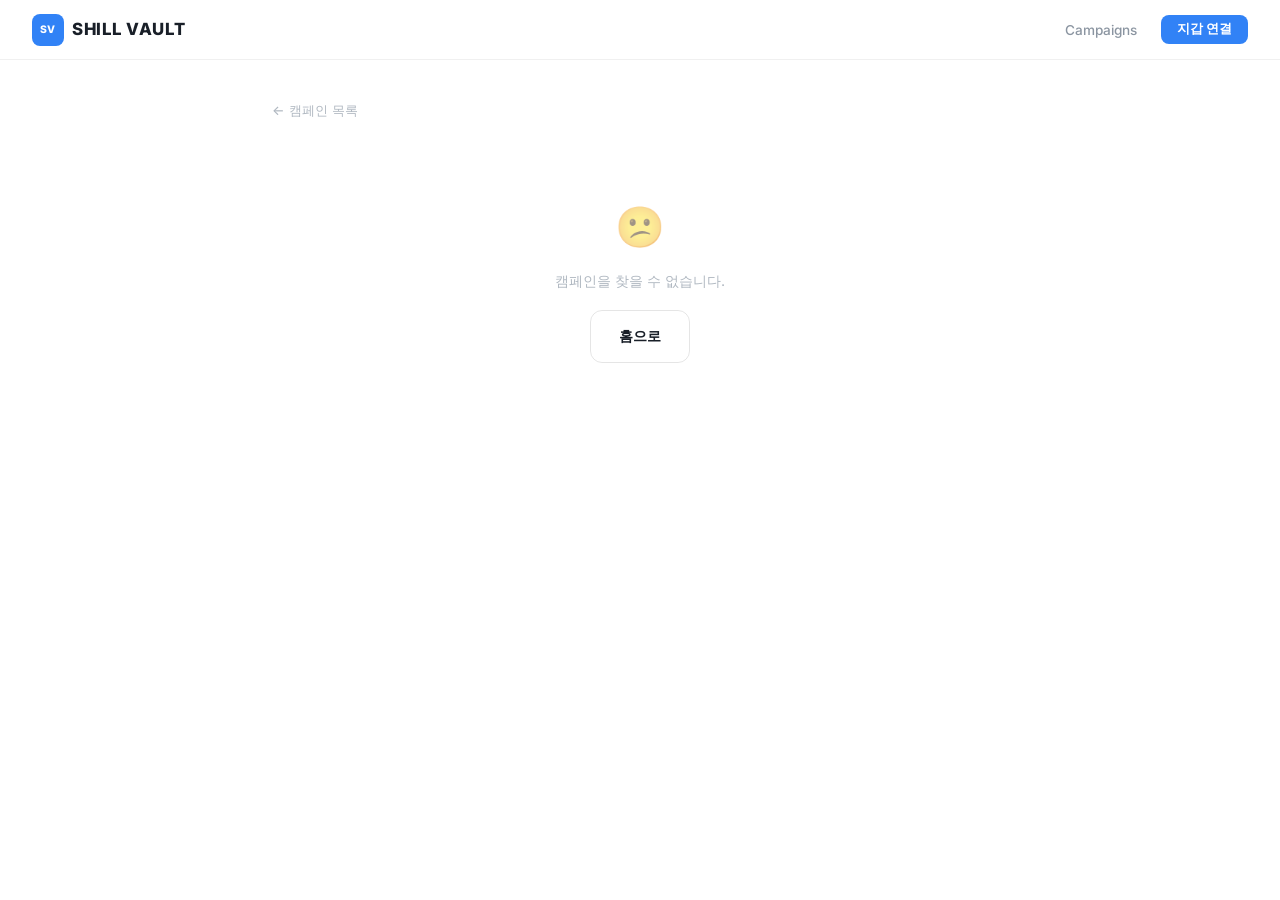
<file: campaign.html>
<!DOCTYPE html>
<html lang="ko">
<head>
  <meta charset="UTF-8">
  <meta name="viewport" content="width=device-width, initial-scale=1.0">
  <title>Campaign — SHILL VAULT</title>
  <link rel="preconnect" href="https://fonts.googleapis.com">
  <link href="https://fonts.googleapis.com/css2?family=Inter:wght@400;500;600;700;800&display=swap" rel="stylesheet">
  <link rel="stylesheet" href="style.css">
  <link rel="stylesheet" href="dashboard.css">
</head>
<body>

<nav id="nav">
  <div class="nav-inner">
    <a href="index.html" class="logo"><div class="logo-mark">SV</div><span class="logo-name">SHILL VAULT</span></a>
    <button class="mob-toggle" onclick="$('.nav-links')?.classList.toggle('active')" aria-label="Menu">&#9776;</button>
    <ul class="nav-links"></ul>
  </div>
</nav>

<div class="detail-wrap">
  <a href="index.html#campaigns" class="detail-back">&larr; 캠페인 목록</a>

  <div id="loading" class="dash-loading"><div class="spinner"></div></div>

  <div id="content" style="display:none;">
    <div style="display:flex;align-items:center;gap:0.75rem;margin-bottom:0.5rem;">
      <div class="tr-picon" id="campIcon" style="width:44px;height:44px;font-size:0.85rem;"></div>
      <div>
        <h1 class="detail-title" id="campName"></h1>
        <div class="detail-meta">
          <span id="campChain"></span>
          <span id="campCategory"></span>
          <span id="campStatus"></span>
        </div>
      </div>
    </div>

    <p id="campDesc" style="font-size:0.9rem;color:var(--text-2);margin-bottom:1.5rem;line-height:1.65;"></p>

    <!-- Campaign Details -->
    <div class="dash-card">
      <div class="dash-card-title">캠페인 상세 정보</div>
      <div class="camp-info-grid" id="campInfoGrid"></div>
    </div>

    <!-- Quests -->
    <div class="dash-card">
      <div class="dash-card-title">퀘스트 목록 <span class="count" id="questCountBadge">0</span></div>
      <div class="quest-list" id="questList"></div>
      <div id="questEmpty" class="dash-empty" style="display:none;">
        <div class="dash-empty-icon">&#128270;</div>
        <p>등록된 퀘스트가 없습니다.</p>
      </div>
    </div>
  </div>

  <div id="notFound" style="display:none;">
    <div class="dash-empty">
      <div class="dash-empty-icon">&#128533;</div>
      <p>캠페인을 찾을 수 없습니다.</p>
      <a href="index.html" class="btn btn-ghost" style="margin-top:1rem;">홈으로</a>
    </div>
  </div>
</div>

<!-- Wallet Modal -->
<div class="modal-overlay" id="walletModal">
  <div class="modal">
    <button class="modal-close" onclick="closeModal('walletModal')">&times;</button>
    <div id="walletConnect">
      <h3>지갑 연결</h3>
      <p class="modal-desc">지갑을 연결하여 퀘스트에 참여하세요.</p>
      <div class="wallet-options" id="walletOptions"></div>
      <div id="walletError" class="wallet-error" style="display:none;"></div>
    </div>
    <div id="walletRegister" style="display:none;"></div>
    <div id="walletInfo" style="display:none;">
      <h3>지갑 연결됨</h3>
      <p class="modal-desc" id="wiAddr"></p>
      <button class="wallet-disconnect-btn" onclick="doDisconnect()">연결 해제</button>
    </div>
  </div>
</div>

<script src="app.js"></script>
<script>
  const params = new URLSearchParams(location.search);
  const campaignId = params.get('id');

  // Label mappings
  const CATEGORY_LABELS = { defi:'DeFi', nft:'NFT / Collectibles', gamefi:'GameFi', l1l2:'L1/L2 · Infra', ai:'AI · DePIN', meme:'Meme Token', other:'기타' };
  const CHAIN_LABELS = { ethereum:'Ethereum', solana:'Solana', base:'Base', arbitrum:'Arbitrum', bnb:'BNB Chain', polygon:'Polygon', multi:'멀티체인', other:'기타' };
  const TOKEN_LABELS = { usdt:'USDT', USDT:'USDT', token:'자체 토큰', TOKEN:'자체 토큰', nft:'NFT', NFT:'NFT', point:'포인트', POINT:'포인트' };

  // Quest type mappings
  const QUEST_EMOJI = {
    twitter_follow: '🐦', twitter_rt: '🔁', telegram_join: '✈️', discord_join: '💬',
    token_swap: '🔄', staking: '📌', nft_mint: '🎨',
    review: '📝', twitter_thread: '🧵', other_content: '📋',
  };
  const ACTION_LABELS = {
    twitter_follow: '트위터 팔로우', twitter_rt: 'RT & 좋아요', telegram_join: '텔레그램 가입',
    discord_join: '디스코드 참여', token_swap: '스왑 체험', staking: '스테이킹', nft_mint: 'NFT 민팅',
    review: '리뷰 작성', twitter_thread: '트위터 스레드', other_content: '기타 콘텐츠',
  };
  const KOL_ACTIONS = ['review', 'twitter_thread', 'other_content'];

  let myParticipations = {};

  async function loadMyParticipations() {
    if (!Auth.isLoggedIn) return;
    try {
      const data = await api('/api/users/me/participations');
      if (Array.isArray(data)) {
        data.forEach(p => { myParticipations[p.quest_id] = p.status; });
      }
    } catch { /* not logged in or error */ }
  }

  async function loadCampaign() {
    if (!campaignId) { hide('#loading'); show('#notFound'); return; }
    try {
      const [camp] = await Promise.all([
        api('/api/campaigns/' + campaignId),
        loadMyParticipations(),
      ]);
      hide('#loading');
      show('#content');

      const abbr = (camp.project_name || '').slice(0, 2).toUpperCase();
      const gradients = ['#6366f1,#818cf8','#f59e0b,#fbbf24','#ec4899,#f472b6','#22d3ee,#06b6d4'];
      const grad = gradients[camp.project_name?.length % gradients.length || 0];
      $('#campIcon').style.background = 'linear-gradient(135deg,' + grad + ')';
      $('#campIcon').textContent = abbr;
      $('#campName').textContent = camp.project_name;
      $('#campChain').textContent = CHAIN_LABELS[camp.chain] || camp.chain || '-';
      $('#campCategory').textContent = CATEGORY_LABELS[camp.category] || camp.category || '-';
      $('#campStatus').innerHTML = statusBadge(camp.status);
      if (camp.description) $('#campDesc').textContent = camp.description;
      else hide('#campDesc');

      document.title = (camp.project_name || 'Campaign') + ' — SHILL VAULT';

      // Render detailed info grid
      renderCampInfo(camp);

      // Render quests
      const quests = camp.quests || [];
      $('#questCountBadge').textContent = quests.length;

      if (quests.length === 0) {
        show('#questEmpty');
      } else {
        renderQuests(quests);
      }
    } catch (e) {
      hide('#loading');
      show('#notFound');
    }
  }

  function renderCampInfo(camp) {
    const grid = document.getElementById('campInfoGrid');
    const r = (label, value) => '<div class="camp-info-item"><span class="camp-info-label">' + label + '</span><span class="camp-info-value">' + value + '</span></div>';

    let html =
      r('프로젝트명', camp.project_name || '-') +
      r('상태', statusBadge(camp.status)) +
      r('카테고리', CATEGORY_LABELS[camp.category] || camp.category || '-') +
      r('체인', CHAIN_LABELS[camp.chain] || camp.chain || '-') +
      r('보상 토큰', TOKEN_LABELS[camp.reward_token] || camp.reward_token || '-') +
      r('총 예산', '$' + formatNum(camp.reward_amount)) +
      r('최대 참여자', camp.max_participants ? formatNum(camp.max_participants) + '명' : '제한 없음') +
      r('현재 참여자', formatNum(camp.current_participants) + '명') +
      r('캠페인 기간', formatDate(camp.start_date) + ' ~ ' + formatDate(camp.end_date)) +
      r('생성일', formatDate(camp.created_at));

    // KOL follower requirements
    const fmtF = (n) => n >= 1000 ? (n / 1000) + 'K+' : n + '+';
    if (camp.min_twitter_followers > 0 || camp.min_telegram_followers > 0) {
      const tw = camp.min_twitter_followers ? fmtF(camp.min_twitter_followers) : '-';
      const tg = camp.min_telegram_followers ? fmtF(camp.min_telegram_followers) : '-';
      html += r('KOL 트위터 최소', tw) + r('KOL 텔레그램 최소', tg);
    }

    // Per-quest reward breakdown
    const quests = camp.quests || [];
    if (quests.length > 0) {
      const rewardList = quests.map(q => {
        const label = ACTION_LABELS[q.action_type] || q.title || q.action_type;
        return label + ': $' + (q.reward_per_user || 0);
      }).join(', ');
      html += '<div class="camp-info-item camp-info-full"><span class="camp-info-label">퀘스트별 보상 단가</span><span class="camp-info-value">' + rewardList + '</span></div>';
    }

    if (camp.description) {
      html += '<div class="camp-info-item camp-info-full"><span class="camp-info-label">설명</span><span class="camp-info-value">' + camp.description + '</span></div>';
    }

    grid.innerHTML = html;
  }

  function renderQuests(quests) {
    const general = quests.filter(q => !KOL_ACTIONS.includes(q.action_type));
    const kol = quests.filter(q => KOL_ACTIONS.includes(q.action_type));

    const list = $('#questList');
    list.innerHTML = '';

    if (general.length > 0) {
      const header = document.createElement('div');
      header.className = 'quest-group-header';
      header.innerHTML = '<span class="quest-group-icon">&#128100;</span> 일반 유저 퀘스트';
      list.appendChild(header);
      general.forEach(q => list.appendChild(createQuestItem(q)));
    }

    if (kol.length > 0) {
      const header = document.createElement('div');
      header.className = 'quest-group-header';
      header.innerHTML = '<span class="quest-group-icon">&#11088;</span> 인플루언서(KOL) 퀘스트';
      list.appendChild(header);
      kol.forEach(q => list.appendChild(createQuestItem(q)));
    }
  }

  function createQuestItem(q) {
    const emoji = QUEST_EMOJI[q.action_type] || '📋';
    const typeClass = 'quest-type-' + (q.quest_type || 'social');
    const actionLabel = ACTION_LABELS[q.action_type] || q.action_type || q.quest_type || '-';
    const myStatus = myParticipations[q.id];

    let btnHtml;
    if (myStatus === 'completed' || myStatus === 'rewarded') {
      btnHtml = '<button class="quest-join-btn completed" disabled>완료</button>';
    } else if (myStatus === 'joined') {
      btnHtml = '<button class="quest-join-btn joined" disabled>참여중</button>';
    } else if (!Auth.isLoggedIn) {
      btnHtml = '<button class="quest-join-btn connect" onclick="openModal(\'walletModal\')">지갑 연결</button>';
    } else if (Auth.isProject) {
      btnHtml = '';
    } else {
      btnHtml = '<button class="quest-join-btn" onclick="joinQuest(\'' + q.id + '\', this)">참여하기</button>';
    }

    const item = document.createElement('div');
    item.className = 'quest-item';
    item.id = 'quest-' + q.id;
    item.innerHTML = `
      <div class="quest-type-badge ${typeClass}">${emoji}</div>
      <div class="quest-item-body">
        <div class="quest-item-title">${q.title || q.name || actionLabel}</div>
        <div class="quest-item-meta">
          <span>${actionLabel}</span>
          <span>${q.reward_per_user ? '$' + q.reward_per_user + ' 보상' : '보상 미정'}</span>
          <span>${formatNum(q.current_participants)}${q.max_participants ? ' / ' + formatNum(q.max_participants) : ''}명</span>
        </div>
      </div>
      ${btnHtml}`;
    return item;
  }

  async function joinQuest(questId, btn) {
    btn.disabled = true;
    btn.textContent = '참여 중...';
    try {
      await api('/api/quests/' + questId + '/join', { method: 'POST' });
      btn.className = 'quest-join-btn joined';
      btn.textContent = '참여중';
      myParticipations[questId] = 'joined';
      const item = document.getElementById('quest-' + questId);
      if (item) {
        const meta = item.querySelectorAll('.quest-item-meta span');
        if (meta[2]) {
          const match = meta[2].textContent.match(/^([\d,]+)/);
          if (match) {
            const newCount = parseInt(match[1].replace(/,/g, '')) + 1;
            meta[2].textContent = meta[2].textContent.replace(/^[\d,]+/, formatNum(newCount));
          }
        }
      }
    } catch (e) {
      btn.disabled = false;
      btn.textContent = '참여하기';
      if (e.status === 409) {
        btn.className = 'quest-join-btn joined';
        btn.textContent = '참여중';
        btn.disabled = true;
      } else {
        alert(e.message || '참여 실패');
      }
    }
  }

  authRestore().then(() => { initCommon(); loadCampaign(); });
</script>
</body>
</html>
</file>
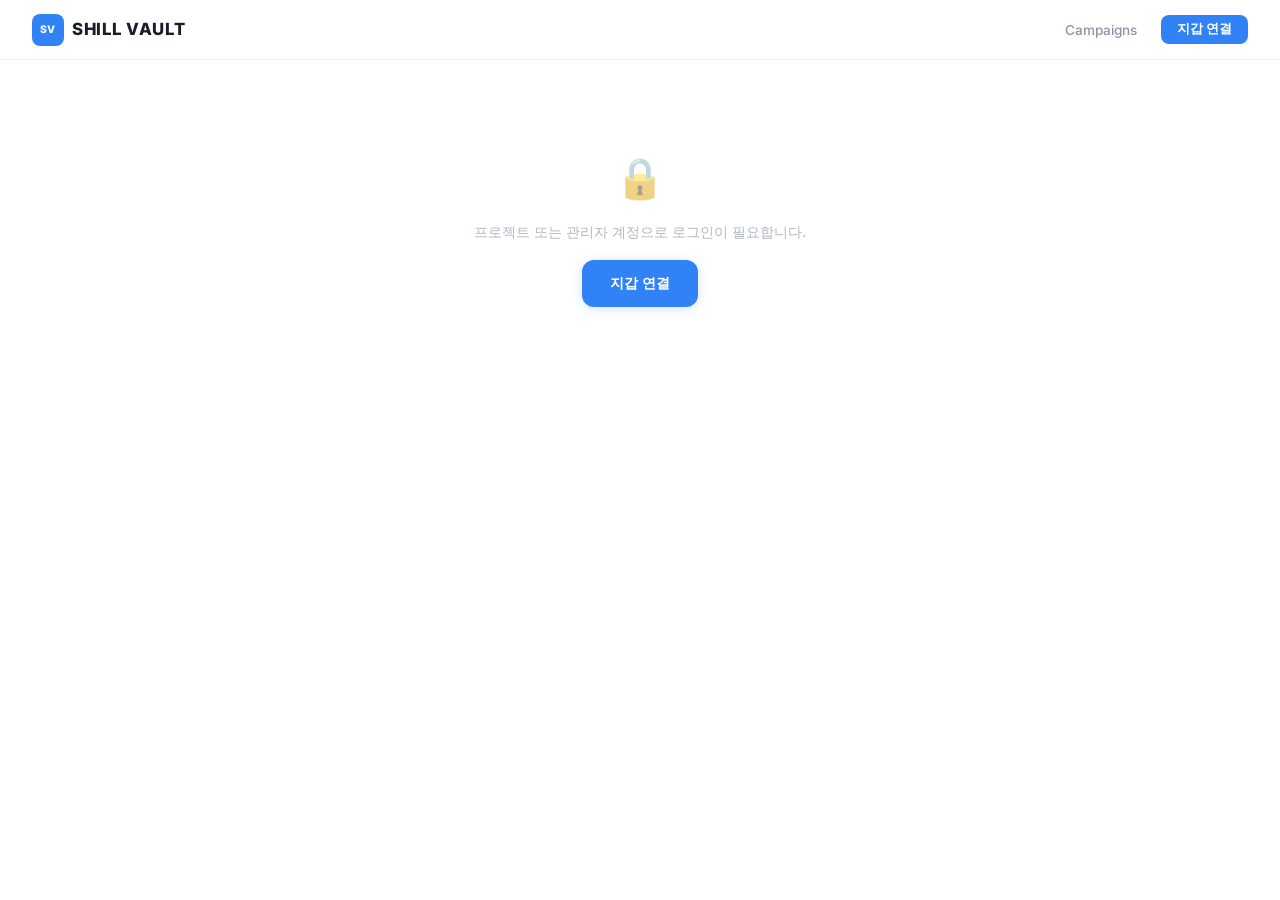
<file: project.html>
<!DOCTYPE html>
<html lang="ko">
<head>
  <meta charset="UTF-8">
  <meta name="viewport" content="width=device-width, initial-scale=1.0">
  <title>My Campaigns — SHILL VAULT</title>
  <link rel="preconnect" href="https://fonts.googleapis.com">
  <link href="https://fonts.googleapis.com/css2?family=Inter:wght@400;500;600;700;800&display=swap" rel="stylesheet">
  <link rel="stylesheet" href="style.css">
  <link rel="stylesheet" href="dashboard.css">
</head>
<body>

<nav id="nav">
  <div class="nav-inner">
    <a href="index.html" class="logo"><div class="logo-mark">SV</div><span class="logo-name">SHILL VAULT</span></a>
    <button class="mob-toggle" onclick="$('.nav-links')?.classList.toggle('active')" aria-label="Menu">&#9776;</button>
    <ul class="nav-links"></ul>
  </div>
</nav>

<div class="dash-wrap">
  <div id="needLogin" style="display:none;">
    <div class="dash-empty">
      <div class="dash-empty-icon">&#128274;</div>
      <p>프로젝트 또는 관리자 계정으로 로그인이 필요합니다.</p>
      <button class="btn btn-blue" style="margin-top:1rem;" onclick="openModal('walletModal')">지갑 연결</button>
    </div>
  </div>

  <div id="dashboard" style="display:none;">
    <div class="dash-header">
      <div>
        <h1>My Campaigns</h1>
        <span style="font-size:0.82rem;color:var(--text-2);" id="projName"></span>
      </div>
      <div style="display:flex;gap:0.5rem;align-items:center;">
        <span class="dash-role" id="roleBadge">-</span>
        <button class="btn btn-blue" style="padding:0.5rem 1rem;font-size:0.82rem;" onclick="openNewCampModal()">+ 캠페인 접수</button>
      </div>
    </div>

    <!-- Stats -->
    <div class="dash-stats">
      <div class="dash-stat">
        <div class="dash-stat-label">내 캠페인</div>
        <div class="dash-stat-value" id="statCamps">0</div>
      </div>
      <div class="dash-stat">
        <div class="dash-stat-label">대기중</div>
        <div class="dash-stat-value" id="statPending" style="color:var(--orange);">0</div>
      </div>
      <div class="dash-stat">
        <div class="dash-stat-label">승인됨 (Live)</div>
        <div class="dash-stat-value" id="statLive" style="color:var(--green);">0</div>
      </div>
      <div class="dash-stat">
        <div class="dash-stat-label">총 참여자</div>
        <div class="dash-stat-value" id="statParts">0</div>
      </div>
    </div>

    <!-- Campaign List -->
    <div class="dash-card">
      <div class="dash-card-title">캠페인 목록 <span class="count" id="campCount">0</span></div>
      <div id="campList"></div>
      <div id="campEmpty" class="dash-empty" style="display:none;">
        <div class="dash-empty-icon">&#128640;</div>
        <p>아직 접수한 캠페인이 없습니다.</p>
      </div>
    </div>
  </div>
</div>

<!-- ==================== CAMPAIGN WIZARD MODAL (3-step) ==================== -->
<div class="modal-overlay" id="campModal">
  <div class="modal wiz-modal">
    <button class="modal-close" onclick="closeCampWizard()">&times;</button>

    <!-- Progress -->
    <div class="wiz-progress">
      <div class="wiz-progress-bar" id="wizBar" style="width:33.33%"></div>
    </div>
    <div class="wiz-dots">
      <div class="wiz-dot active"><span class="wiz-dot-num">1</span><span class="wiz-dot-label">기본 정보</span></div>
      <div class="wiz-dot"><span class="wiz-dot-num">2</span><span class="wiz-dot-label">참여자·퀘스트</span></div>
      <div class="wiz-dot"><span class="wiz-dot-num">3</span><span class="wiz-dot-label">보상·검토</span></div>
    </div>

    <!-- Step 1: 기본 정보 + 목표 -->
    <div class="wiz-step" id="wizStep1">
      <div class="reg-field">
        <label>프로젝트 이름 <span class="field-req">*</span></label>
        <input type="text" id="cwProjName" placeholder="예: AxiomDEX" oninput="validateStep1()">
      </div>
      <div class="wiz-row-2">
        <div class="reg-field">
          <label>카테고리 <span class="field-req">*</span></label>
          <select id="cwSector" onchange="validateStep1()">
            <option value="">선택하세요</option>
            <option value="defi">DeFi</option>
            <option value="nft">NFT / Collectibles</option>
            <option value="gamefi">GameFi</option>
            <option value="l1l2">L1 · L2 / Infra</option>
            <option value="ai">AI · DePIN</option>
            <option value="meme">Meme Token</option>
            <option value="other">기타</option>
          </select>
        </div>
        <div class="reg-field">
          <label>체인 <span class="field-hint">(선택)</span></label>
          <select id="cwChain">
            <option value="other" selected>기타</option>
            <option value="ethereum">Ethereum</option>
            <option value="solana">Solana</option>
            <option value="base">Base</option>
            <option value="arbitrum">Arbitrum</option>
            <option value="bnb">BNB Chain</option>
            <option value="polygon">Polygon</option>
            <option value="multi">멀티체인</option>
          </select>
        </div>
      </div>
      <div class="reg-field">
        <label>캠페인 기간 <span class="field-req">*</span></label>
        <div class="wiz-date-row">
          <input type="date" id="cwStart" onchange="validateStep1()">
          <span class="wiz-date-sep">~</span>
          <input type="date" id="cwEnd" onchange="validateStep1()">
        </div>
      </div>
      <div class="reg-field">
        <label>캠페인 목표 <span class="field-req">*</span> <span class="field-hint">1개 이상 선택</span></label>
        <div class="wiz-goals">
          <button class="wiz-goal" data-goal="community" onclick="toggleGoal(this); validateStep1()">
            <span class="wiz-goal-check">&#10003;</span>
            <span class="wiz-goal-emoji">&#128101;</span>
            <span class="wiz-goal-name">커뮤니티 성장</span>
          </button>
          <button class="wiz-goal" data-goal="awareness" onclick="toggleGoal(this); validateStep1()">
            <span class="wiz-goal-check">&#10003;</span>
            <span class="wiz-goal-emoji">&#128226;</span>
            <span class="wiz-goal-name">인지도 확대</span>
          </button>
          <button class="wiz-goal" data-goal="dapp" onclick="toggleGoal(this); validateStep1()">
            <span class="wiz-goal-check">&#10003;</span>
            <span class="wiz-goal-emoji">&#128241;</span>
            <span class="wiz-goal-name">dApp 사용자 확보</span>
          </button>
          <button class="wiz-goal" data-goal="onchain" onclick="toggleGoal(this); validateStep1()">
            <span class="wiz-goal-check">&#10003;</span>
            <span class="wiz-goal-emoji">&#128279;</span>
            <span class="wiz-goal-name">온체인 활동</span>
          </button>
          <button class="wiz-goal" data-goal="content" onclick="toggleGoal(this); validateStep1()">
            <span class="wiz-goal-check">&#10003;</span>
            <span class="wiz-goal-emoji">&#127909;</span>
            <span class="wiz-goal-name">콘텐츠 생성</span>
          </button>
        </div>
      </div>
      <div class="wiz-validation-msg" id="step1Msg" style="display:none;">모든 필수 항목을 입력해주세요.</div>
    </div>

    <!-- Step 2: 참여자 + 퀘스트 -->
    <div class="wiz-step" id="wizStep2" style="display:none;">
      <div class="wiz-section">
        <div class="wiz-section-header">
          <span class="wiz-section-icon">&#128100;</span>
          <span class="wiz-section-title">일반 유저 퀘스트</span>
        </div>
        <label class="wiz-skip-label" onclick="event.stopPropagation()">
          <input type="checkbox" id="skipGeneral" onchange="toggleGeneralSkip(); validateStep2()">
          <span>해당 없음 (일반 유저 대상 아님)</span>
        </label>
        <div id="generalQuestArea">
          <div class="wiz-quest-groups">
            <div class="wiz-quest-group">
              <div class="wiz-qg-label"><span class="wiz-qg-dot" style="background:var(--blue);"></span>소셜</div>
              <div class="wiz-quest-item"><input type="checkbox" class="wiz-quest-cb" data-qtype="social" data-atype="twitter_follow" data-target="general" onchange="validateStep2()"><span class="wq-name">트위터 팔로우</span></div>
              <div class="wiz-quest-item"><input type="checkbox" class="wiz-quest-cb" data-qtype="social" data-atype="twitter_rt" data-target="general" onchange="validateStep2()"><span class="wq-name">RT &amp; 좋아요</span></div>
              <div class="wiz-quest-item"><input type="checkbox" class="wiz-quest-cb" data-qtype="social" data-atype="telegram_join" data-target="general" onchange="validateStep2()"><span class="wq-name">텔레그램 가입</span></div>
              <div class="wiz-quest-item"><input type="checkbox" class="wiz-quest-cb" data-qtype="social" data-atype="discord_join" data-target="general" onchange="validateStep2()"><span class="wq-name">디스코드 참여</span></div>
            </div>
            <div class="wiz-quest-group">
              <div class="wiz-qg-label"><span class="wiz-qg-dot" style="background:var(--green);"></span>온체인</div>
              <div class="wiz-quest-item"><input type="checkbox" class="wiz-quest-cb" data-qtype="onchain" data-atype="token_swap" data-target="general" onchange="validateStep2()"><span class="wq-name">스왑 체험</span></div>
              <div class="wiz-quest-item"><input type="checkbox" class="wiz-quest-cb" data-qtype="onchain" data-atype="staking" data-target="general" onchange="validateStep2()"><span class="wq-name">스테이킹</span></div>
              <div class="wiz-quest-item"><input type="checkbox" class="wiz-quest-cb" data-qtype="onchain" data-atype="nft_mint" data-target="general" onchange="validateStep2()"><span class="wq-name">NFT 민팅</span></div>
            </div>
          </div>
        </div>
      </div>

      <div class="wiz-section-divider"></div>

      <div class="wiz-section">
        <div class="wiz-section-header">
          <span class="wiz-section-icon">&#11088;</span>
          <span class="wiz-section-title">인플루언서(KOL) 퀘스트</span>
        </div>
        <label class="wiz-skip-label" onclick="event.stopPropagation()">
          <input type="checkbox" id="skipKOL" onchange="toggleKOLSkip(); validateStep2()">
          <span>해당 없음 (인플루언서 대상 아님)</span>
        </label>
        <div id="kolQuestArea">
          <div style="display:flex;gap:0.75rem;margin-bottom:0.75rem;">
            <div class="reg-field" style="flex:1;">
              <label>트위터 최소 팔로워</label>
              <select id="cwMinTwitter">
                <option value="500">500+</option>
                <option value="1000">1K+</option>
                <option value="3000">3K+</option>
                <option value="5000" selected>5K+</option>
                <option value="10000">10K+</option>
                <option value="20000">20K+</option>
                <option value="30000">30K+</option>
                <option value="40000">40K+</option>
              </select>
            </div>
            <div class="reg-field" style="flex:1;">
              <label>텔레그램 최소 팔로워</label>
              <select id="cwMinTelegram">
                <option value="500">500+</option>
                <option value="1000">1K+</option>
                <option value="3000">3K+</option>
                <option value="5000" selected>5K+</option>
                <option value="10000">10K+</option>
                <option value="20000">20K+</option>
                <option value="30000">30K+</option>
                <option value="40000">40K+</option>
              </select>
            </div>
          </div>
          <div class="wiz-quest-groups">
            <div class="wiz-quest-group">
              <div class="wiz-qg-label"><span class="wiz-qg-dot" style="background:var(--purple);"></span>콘텐츠</div>
              <div class="wiz-quest-item"><input type="checkbox" class="wiz-quest-cb" data-qtype="content" data-atype="review" data-target="kol" onchange="validateStep2()"><span class="wq-name">리뷰 작성 (텔레그램 광고 포함)</span></div>
              <div class="wiz-quest-item"><input type="checkbox" class="wiz-quest-cb" data-qtype="content" data-atype="twitter_thread" data-target="kol" onchange="validateStep2()"><span class="wq-name">트위터 스레드</span></div>
              <div class="wiz-quest-item"><input type="checkbox" class="wiz-quest-cb" data-qtype="content" data-atype="other_content" data-target="kol" onchange="validateStep2()"><span class="wq-name">기타</span></div>
            </div>
          </div>
        </div>
      </div>

      <div class="wiz-validation-msg" id="step2Msg" style="display:none;"></div>
    </div>

    <!-- Step 3: 보상 + 검토 -->
    <div class="wiz-step" id="wizStep3" style="display:none;">
      <div class="wiz-row-2">
        <div class="reg-field">
          <label>보상 토큰</label>
          <select id="cwToken">
            <option value="usdt">USDT</option>
            <option value="token">자체 토큰</option>
            <option value="nft">NFT</option>
            <option value="point">포인트</option>
          </select>
        </div>
        <div class="reg-field">
          <label>총 예산 (USD)</label>
          <input type="number" id="cwBudget" placeholder="예: 10,000">
        </div>
      </div>
      <div class="reg-field">
        <label>퀘스트별 보상 단가</label>
        <div class="wiz-qr-list" id="questRewardInputs"></div>
      </div>
      <div class="wiz-divider"></div>
      <div class="reg-field" style="margin-bottom:0.5rem;">
        <label>전체 요약</label>
        <div class="wiz-review" id="wizReview"></div>
      </div>
    </div>

    <!-- Done -->
    <div class="wiz-step" id="wizDone" style="display:none;text-align:center;padding:2.5rem 0;">
      <div class="wiz-done-icon">&#127881;</div>
      <h3 class="wiz-done-title" id="wizDoneTitle">캠페인이 접수되었습니다!</h3>
      <p class="modal-desc" id="wizDoneDesc">관리자 승인 후 메인에 노출됩니다.</p>
      <div class="wiz-done-stats">
        <div class="wiz-done-stat">
          <span class="wiz-done-stat-num" id="doneBudget">$0</span>
          <span class="wiz-done-stat-lbl">총 예산</span>
        </div>
        <div class="wiz-done-stat">
          <span class="wiz-done-stat-num" id="doneQuests">0개</span>
          <span class="wiz-done-stat-lbl">퀘스트</span>
        </div>
      </div>
      <button class="reg-btn" onclick="closeCampWizard(); loadDashboard();">확인</button>
    </div>

    <!-- Nav Buttons -->
    <div class="wiz-nav" id="wizNav">
      <button class="wiz-btn-prev" id="wizPrev" onclick="wizGo(-1)" style="display:none;">이전</button>
      <button class="wiz-btn-next disabled" id="wizNext" onclick="wizGo(1)">다음</button>
    </div>
  </div>
</div>

<!-- Wallet Modal -->
<div class="modal-overlay" id="walletModal">
  <div class="modal">
    <button class="modal-close" onclick="closeModal('walletModal')">&times;</button>
    <div id="walletConnect">
      <h3>지갑 연결</h3>
      <div class="wallet-options" id="walletOptions"></div>
      <div id="walletError" class="wallet-error" style="display:none;"></div>
    </div>
    <div id="walletRegister" style="display:none;"></div>
    <div id="walletInfo" style="display:none;">
      <h3>지갑 연결됨</h3>
      <p class="modal-desc" id="wiAddr"></p>
      <button class="wallet-disconnect-btn" onclick="doDisconnect()">연결 해제</button>
    </div>
  </div>
</div>

<script src="app.js"></script>
<script>
  const STATUS_LABEL = { pending: '대기중', live: '승인됨 (Live)', rejected: '거절됨', ended: '종료' };

  // ==================== WIZARD STATE ====================
  let wizStep = 1;
  const WIZ_TOTAL = 3;
  let _wizEditId = null;

  const GOAL_QUEST_MAP = {
    community: ['telegram_join', 'discord_join'],
    awareness: ['twitter_follow', 'twitter_rt'],
    dapp: ['token_swap', 'nft_mint'],
    onchain: ['token_swap', 'nft_mint', 'staking'],
    content: ['review', 'twitter_thread', 'other_content'],
  };

  // ==================== DASHBOARD ====================
  async function loadDashboard() {
    if (!Auth.isLoggedIn || (!Auth.isProject && !Auth.isAdmin)) {
      show('#needLogin');
      return;
    }
    show('#dashboard');
    const pageTitle = Auth.isAdmin ? 'My Campaigns' : 'Dashboard';
    document.querySelector('#dashboard h1').textContent = pageTitle;
    document.title = pageTitle + ' — SHILL VAULT';
    $('#projName').textContent = Auth.user.project_name || shortAddr(Auth.wallet);
    const roleClass = Auth.isAdmin ? 'role-admin' : Auth.isProject ? 'role-project' : 'role-user';
    $('#roleBadge').className = 'dash-role ' + roleClass;
    $('#roleBadge').textContent = (Auth.role || 'user').toUpperCase();

    try {
      const camps = await api('/api/campaigns?creatorId=' + Auth.user.id);
      const total = camps.length;
      const pending = camps.filter(c => c.status === 'pending').length;
      const live = camps.filter(c => c.status === 'live').length;
      const parts = camps.reduce((s, c) => s + (c.current_participants || 0), 0);

      $('#statCamps').textContent = total;
      $('#statPending').textContent = pending;
      $('#statLive').textContent = live;
      $('#statParts').textContent = formatNum(parts);
      $('#campCount').textContent = total;

      if (total === 0) { show('#campEmpty'); return; }
      hide('#campEmpty');

      let html = '<table class="dash-table"><thead><tr><th>프로젝트</th><th>체인</th><th>상태</th><th>참여자</th><th>보상</th><th></th></tr></thead><tbody>';
      camps.forEach(c => {
        let actions = `<a href="campaign.html?id=${c.id}" class="dash-action view">상세</a>`;
        if (c.status === 'pending') {
          actions = `<button class="dash-action approve" onclick="editCampaign('${c.id}')" style="background:var(--orange-soft);color:var(--orange);">수정</button> ` + actions;
        }
        if (c.status === 'rejected') {
          actions = `<button class="dash-action approve" onclick="editCampaign('${c.id}')" style="background:var(--blue-soft);color:var(--blue);">재제출</button> ` + actions;
        }
        html += `<tr>
          <td style="font-weight:600;">${c.project_name}</td>
          <td>${c.chain || '-'}</td>
          <td>${statusBadge(c.status)}${c.status === 'rejected' && c.rejection_reason ? '<div style="font-size:0.68rem;color:var(--red);margin-top:0.2rem;">사유: ' + c.rejection_reason + '</div>' : ''}</td>
          <td class="tr-mono">${formatNum(c.current_participants)}</td>
          <td class="tr-mono">$${formatNum(c.reward_amount)}</td>
          <td>${actions}</td>
        </tr>`;
      });
      html += '</tbody></table>';
      $('#campList').innerHTML = html;
    } catch (e) {
      console.error('Dashboard load error:', e);
      show('#campEmpty');
      if (e.status === 401) {
        Auth.clear();
        location.reload();
      }
    }
  }

  // ==================== OPEN / EDIT WIZARD ====================
  function openNewCampModal() {
    resetWizard();
    _wizEditId = null;
    document.getElementById('wizDoneTitle').textContent = '캠페인이 접수되었습니다!';
    document.getElementById('wizDoneDesc').textContent = '관리자 승인 후 메인에 노출됩니다.';
    openModal('campModal');
  }

  async function editCampaign(id) {
    try {
      const camp = await api('/api/campaigns/' + id);
      resetWizard();
      _wizEditId = id;
      populateWizardFromCampaign(camp);
      document.getElementById('wizDoneTitle').textContent = '캠페인이 수정되었습니다!';
      document.getElementById('wizDoneDesc').textContent = '관리자 재심사 후 메인에 노출됩니다.';
      openModal('campModal');
    } catch (e) { alert(e.message || '불러오기 실패'); }
  }

  function populateWizardFromCampaign(camp) {
    // Step 1: Basic info
    document.getElementById('cwProjName').value = camp.project_name || '';
    document.getElementById('cwSector').value = camp.category || '';
    document.getElementById('cwChain').value = camp.chain || 'other';
    document.getElementById('cwStart').value = camp.start_date ? camp.start_date.split('T')[0] : '';
    document.getElementById('cwEnd').value = camp.end_date ? camp.end_date.split('T')[0] : '';

    // Auto-detect goals from existing quests
    const quests = camp.quests || [];
    const questActions = new Set(quests.map(q => q.action_type));
    const GOAL_REVERSE = {
      telegram_join: ['community'], discord_join: ['community'],
      twitter_follow: ['awareness'], twitter_rt: ['awareness'],
      token_swap: ['dapp', 'onchain'], nft_mint: ['dapp', 'onchain'],
      staking: ['onchain'],
      review: ['content'], twitter_thread: ['content'], other_content: ['content'],
    };
    const detected = new Set();
    questActions.forEach(a => (GOAL_REVERSE[a] || []).forEach(g => detected.add(g)));
    detected.forEach(goal => {
      const btn = document.querySelector('.wiz-goal[data-goal="' + goal + '"]');
      if (btn) btn.classList.add('selected');
    });

    // Follower settings
    if (camp.min_twitter_followers) document.getElementById('cwMinTwitter').value = camp.min_twitter_followers;
    if (camp.min_telegram_followers) document.getElementById('cwMinTelegram').value = camp.min_telegram_followers;

    // Step 2: Quest checkboxes
    const KOL_ACTIONS = ['review', 'twitter_thread', 'other_content'];
    const hasGeneral = quests.some(q => !KOL_ACTIONS.includes(q.action_type));
    const hasKOL = quests.some(q => KOL_ACTIONS.includes(q.action_type));

    if (!hasGeneral) {
      document.getElementById('skipGeneral').checked = true;
      toggleGeneralSkip();
    }
    if (!hasKOL) {
      document.getElementById('skipKOL').checked = true;
      toggleKOLSkip();
    }

    quests.forEach(q => {
      const target = KOL_ACTIONS.includes(q.action_type) ? 'kol' : 'general';
      const cb = document.querySelector('.wiz-quest-cb[data-atype="' + q.action_type + '"][data-target="' + target + '"]');
      if (cb) cb.checked = true;
    });

    // Step 3: Rewards
    document.getElementById('cwToken').value = (camp.reward_token || 'usdt').toLowerCase();
    document.getElementById('cwBudget').value = camp.reward_amount || '';

    // Store per-quest rewards for step 3
    window._editQuestRewards = {};
    quests.forEach(q => {
      if (q.reward_per_user) window._editQuestRewards[q.action_type] = q.reward_per_user;
    });

    validateStep1();
    validateStep2();
  }

  // ==================== WIZARD FUNCTIONS ====================
  function toggleGoal(el) { el.classList.toggle('selected'); }

  function validateStep1() {
    const name = document.getElementById('cwProjName').value.trim();
    const sector = document.getElementById('cwSector').value;
    const start = document.getElementById('cwStart').value;
    const end = document.getElementById('cwEnd').value;
    const goals = $$('#wizStep1 .wiz-goal.selected').length;
    const today = new Date().toISOString().split('T')[0];
    const msgEl = document.getElementById('step1Msg');

    let dateErr = '';
    if (start && start < today) dateErr = '시작일은 오늘 이후여야 합니다.';
    else if (start && end && end <= start) dateErr = '종료일은 시작일보다 이후여야 합니다.';

    const valid = name && sector && start && end && goals > 0 && !dateErr;
    if (wizStep === 1) {
      document.getElementById('wizNext').classList.toggle('disabled', !valid);
      msgEl.textContent = dateErr || '모든 필수 항목을 입력해주세요.';
      msgEl.style.display = valid ? 'none' : '';
    }
    return valid;
  }

  function toggleGeneralSkip() {
    const skip = document.getElementById('skipGeneral').checked;
    const area = document.getElementById('generalQuestArea');
    if (skip) {
      $$('#generalQuestArea .wiz-quest-cb').forEach(cb => { cb.checked = false; cb.disabled = true; });
      $$('#generalQuestArea select').forEach(s => s.disabled = true);
      area.style.opacity = '0.4';
      area.style.pointerEvents = 'none';
    } else {
      $$('#generalQuestArea .wiz-quest-cb').forEach(cb => cb.disabled = false);
      $$('#generalQuestArea select').forEach(s => s.disabled = false);
      area.style.opacity = '';
      area.style.pointerEvents = '';
    }
  }

  function toggleKOLSkip() {
    const skip = document.getElementById('skipKOL').checked;
    const area = document.getElementById('kolQuestArea');
    if (skip) {
      $$('#kolQuestArea .wiz-quest-cb').forEach(cb => { cb.checked = false; cb.disabled = true; });
      $$('#kolQuestArea select').forEach(s => s.disabled = true);
      area.style.opacity = '0.4';
      area.style.pointerEvents = 'none';
    } else {
      $$('#kolQuestArea .wiz-quest-cb').forEach(cb => cb.disabled = false);
      $$('#kolQuestArea select').forEach(s => s.disabled = false);
      area.style.opacity = '';
      area.style.pointerEvents = '';
    }
  }

  function validateStep2() {
    const skipGen = document.getElementById('skipGeneral').checked;
    const skipKOL = document.getElementById('skipKOL').checked;
    const genChecked = $$('#generalQuestArea .wiz-quest-cb:checked').length;
    const kolChecked = $$('#kolQuestArea .wiz-quest-cb:checked').length;
    const genOk = skipGen || genChecked > 0;
    const kolOk = skipKOL || kolChecked > 0;
    const bothSkipped = skipGen && skipKOL;
    const valid = genOk && kolOk && !bothSkipped;
    if (wizStep === 2) {
      document.getElementById('wizNext').classList.toggle('disabled', !valid);
      const msg = document.getElementById('step2Msg');
      if (bothSkipped) {
        msg.textContent = '일반 유저와 인플루언서 모두 "해당 없음"일 수 없습니다. 최소 한쪽은 대상자를 선택하세요.';
        msg.style.display = '';
      } else if (!valid) {
        msg.textContent = '각 섹션에서 퀘스트를 선택하거나 "해당 없음"을 체크해주세요.';
        msg.style.display = '';
      } else {
        msg.style.display = 'none';
      }
    }
    return valid;
  }

  function applyQuestRecommendations() {
    const selectedGoals = [];
    $$('#wizStep1 .wiz-goal.selected').forEach(el => selectedGoals.push(el.dataset.goal));
    const recommended = new Set();
    selectedGoals.forEach(g => (GOAL_QUEST_MAP[g] || []).forEach(atype => recommended.add(atype)));
    $$('.wiz-quest-cb[data-target="general"]').forEach(cb => { cb.checked = recommended.has(cb.dataset.atype); });
    $$('.wiz-quest-cb[data-target="kol"]').forEach(cb => { cb.checked = recommended.has(cb.dataset.atype); });
  }

  function buildStep3() {
    const container = document.getElementById('questRewardInputs');
    const skipGen = document.getElementById('skipGeneral').checked;
    const skipKOL = document.getElementById('skipKOL').checked;
    const general = [];
    const kol = [];
    $$('.wiz-quest-cb:checked').forEach(cb => {
      const name = cb.closest('.wiz-quest-item')?.querySelector('.wq-name')?.textContent;
      if (!name) return;
      if (cb.dataset.target === 'kol') kol.push({ atype: cb.dataset.atype, name });
      else general.push({ atype: cb.dataset.atype, name });
    });
    const row = (q) => {
      const saved = (window._editQuestRewards && window._editQuestRewards[q.atype]) || '';
      return '<div class="wiz-qr-row"><span class="wiz-qr-name">' + q.name + '</span><div class="wiz-qr-input"><span>$</span><input type="number" placeholder="0" min="0" step="0.01" data-atype="' + q.atype + '" value="' + saved + '"></div><label class="wiz-tbd-label"><input type="checkbox" class="wiz-tbd-cb" onchange="toggleTBD(this)"><span>향후공개</span></label></div>';
    };
    let html = '';
    if (!skipGen && general.length > 0) {
      html += '<div class="wiz-qr-group-header">&#128203; 일반 유저 퀘스트 보상</div>';
      general.forEach(q => html += row(q));
    }
    if (!skipKOL && kol.length > 0) {
      if (html) html += '<div class="wiz-qr-divider"></div>';
      html += '<div class="wiz-qr-group-header">&#11088; 인플루언서 퀘스트 보상</div>';
      kol.forEach(q => html += row(q));
    }
    if (!html) html = '<p style="color:var(--text-3);font-size:0.82rem;">선택된 퀘스트가 없습니다.</p>';
    container.innerHTML = html;
    buildSummary();
  }

  function buildSummary() {
    const name = document.getElementById('cwProjName').value || '-';
    const startD = document.getElementById('cwStart').value || '-';
    const endD = document.getElementById('cwEnd').value || '-';
    const chain = document.getElementById('cwChain').selectedOptions[0]?.text || '-';
    const goals = [];
    $$('#wizStep1 .wiz-goal.selected .wiz-goal-name').forEach(el => goals.push(el.textContent));

    const skipGen = document.getElementById('skipGeneral').checked;
    const skipKOL = document.getElementById('skipKOL').checked;
    const genNames = [];
    const kolNames = [];
    $$('.wiz-quest-cb:checked').forEach(cb => {
      const n = cb.closest('.wiz-quest-item')?.querySelector('.wq-name')?.textContent;
      if (!n) return;
      if (cb.dataset.target === 'kol') kolNames.push(n);
      else genNames.push(n);
    });

    const token = document.getElementById('cwToken').selectedOptions[0]?.text || '-';
    const budget = document.getElementById('cwBudget').value;
    const confirmText = _wizEditId ? '수정 내용을 확인했으며 캠페인을 재제출합니다' : '위 내용을 확인했으며 캠페인을 제출합니다';

    const r = (l, v) => '<div class="wr-row"><span class="wr-label">' + l + '</span><span class="wr-value">' + v + '</span></div>';
    const qTags = (arr) => arr.map(n => '<span class="wr-quest-tag">' + n + '</span>').join(' ');

    let questSummary = '';
    if (skipGen) questSummary += '<span style="color:var(--text-3);">일반유저: 해당 없음</span>';
    else if (genNames.length) questSummary += '<div style="margin-bottom:0.25rem;"><span style="font-size:0.7rem;color:var(--text-3);">일반유저:</span> ' + qTags(genNames) + '</div>';
    if (skipKOL) questSummary += '<span style="color:var(--text-3);">KOL: 해당 없음</span>';
    else if (kolNames.length) {
      const tw = document.getElementById('cwMinTwitter')?.selectedOptions[0]?.text || '-';
      const tg = document.getElementById('cwMinTelegram')?.selectedOptions[0]?.text || '-';
      questSummary += '<div><span style="font-size:0.7rem;color:var(--text-3);">KOL:</span> ' + qTags(kolNames) + '<div style="font-size:0.72rem;color:var(--text-3);margin-top:0.2rem;">트위터 ' + tw + ' · 텔레그램 ' + tg + '</div></div>';
    }

    document.getElementById('wizReview').innerHTML =
      r('프로젝트', name) + r('체인', chain) + r('기간', startD + ' ~ ' + endD) + r('목표', goals.join(', ') || '-') +
      '<div class="wr-row" style="flex-direction:column;align-items:flex-start;gap:0.35rem;"><span class="wr-label">퀘스트</span><div style="width:100%;">' + (questSummary || '-') + '</div></div>' +
      r('보상 토큰', token) + r('총 예산', '$' + Number(budget || 0).toLocaleString()) +
      '<label class="wr-confirm" onclick="event.stopPropagation()"><input type="checkbox" class="wr-confirm-check" onchange="updateLaunchBtn()"><span>' + confirmText + '</span></label>';
    updateLaunchBtn();
  }

  function updateLaunchBtn() {
    const cb = document.querySelector('#wizReview .wr-confirm-check');
    if (wizStep === WIZ_TOTAL) document.getElementById('wizNext').classList.toggle('disabled', !(cb && cb.checked));
  }

  function updateWizDots() {
    const dots = $$('.wiz-dots .wiz-dot');
    dots.forEach((dot, i) => {
      dot.classList.remove('active', 'done');
      if (i + 1 < wizStep) dot.classList.add('done');
      else if (i + 1 === wizStep) dot.classList.add('active');
    });
  }

  async function wizGo(dir) {
    if (dir === 1 && document.getElementById('wizNext').classList.contains('disabled')) return;
    const next = wizStep + dir;
    if (next < 1 || next > WIZ_TOTAL + 1) return;

    if (next === 2 && dir === 1) {
      if (!validateStep1()) return;
      if (!_wizEditId) applyQuestRecommendations();
    }
    if (next === 3 && dir === 1) {
      if (!validateStep2()) return;
      buildStep3();
    }
    if (next === WIZ_TOTAL + 1) {
      const confirmCb = document.querySelector('#wizReview .wr-confirm-check');
      if (!(confirmCb && confirmCb.checked)) {
        document.getElementById('wizReview').classList.add('shake');
        setTimeout(() => document.getElementById('wizReview').classList.remove('shake'), 500);
        return;
      }
      const btn = document.getElementById('wizNext');
      btn.textContent = '제출 중...';
      btn.classList.add('disabled');
      try {
        await submitCampaignToBackend();
        const budget = Number(document.getElementById('cwBudget').value) || 0;
        document.getElementById('doneBudget').textContent = '$' + budget.toLocaleString();
        document.getElementById('doneQuests').textContent = $$('.wiz-quest-cb:checked').length + '개';
        for (let i = 1; i <= WIZ_TOTAL; i++) document.getElementById('wizStep' + i).style.display = 'none';
        document.getElementById('wizDone').style.display = 'block';
        document.getElementById('wizNav').style.display = 'none';
        document.getElementById('wizBar').style.width = '100%';
        $$('.wiz-dots .wiz-dot').forEach(d => { d.classList.remove('active'); d.classList.add('done'); });
        launchConfetti();
        loadDashboard();
      } catch (e) {
        btn.textContent = _wizEditId ? '캠페인 수정' : '캠페인 제출';
        btn.classList.remove('disabled');
        alert('캠페인 제출 실패: ' + (e.message || '서버 오류'));
      }
      return;
    }

    document.getElementById('wizStep' + wizStep).style.display = 'none';
    document.getElementById('wizStep' + next).style.display = 'block';
    wizStep = next;
    document.getElementById('wizBar').style.width = ((wizStep / WIZ_TOTAL) * 100) + '%';
    document.getElementById('wizPrev').style.display = wizStep === 1 ? 'none' : '';
    document.getElementById('wizNext').textContent = wizStep === WIZ_TOTAL ? (_wizEditId ? '캠페인 수정' : '캠페인 제출') : '다음';
    updateWizDots();

    if (wizStep === 1) validateStep1();
    else if (wizStep === 2) validateStep2();
    else if (wizStep === WIZ_TOTAL) updateLaunchBtn();
  }

  function resetWizard() {
    _wizEditId = null;
    window._editQuestRewards = null;
    wizStep = 1;
    for (let i = 1; i <= WIZ_TOTAL; i++) {
      const el = document.getElementById('wizStep' + i);
      if (el) el.style.display = i === 1 ? 'block' : 'none';
    }
    document.getElementById('wizDone').style.display = 'none';
    document.getElementById('wizNav').style.display = 'flex';
    document.getElementById('wizBar').style.width = '33.33%';
    document.getElementById('wizPrev').style.display = 'none';
    document.getElementById('wizNext').textContent = '다음';
    document.getElementById('wizNext').classList.add('disabled');
    const dots = $$('.wiz-dots .wiz-dot');
    dots.forEach((d, i) => { d.classList.remove('active', 'done'); if (i === 0) d.classList.add('active'); });
    document.getElementById('cwProjName').value = '';
    document.getElementById('cwSector').value = '';
    document.getElementById('cwChain').value = 'other';
    document.getElementById('cwStart').value = '';
    document.getElementById('cwEnd').value = '';
    document.getElementById('cwToken').value = 'usdt';
    document.getElementById('cwBudget').value = '';
    document.getElementById('skipGeneral').checked = false;
    document.getElementById('skipKOL').checked = false;
    ['generalQuestArea', 'kolQuestArea'].forEach(id => {
      const a = document.getElementById(id);
      a.style.opacity = ''; a.style.pointerEvents = '';
    });
    $$('.wiz-quest-cb').forEach(cb => { cb.checked = false; cb.disabled = false; });
    $$('#kolQuestArea select').forEach(s => s.disabled = false);
    $$('.wiz-goal').forEach(g => g.classList.remove('selected'));
    document.getElementById('step1Msg').style.display = 'none';
    document.getElementById('step2Msg').style.display = 'none';
    const today = new Date().toISOString().split('T')[0];
    document.getElementById('cwStart').setAttribute('min', today);
    document.getElementById('cwEnd').setAttribute('min', today);
  }

  function closeCampWizard() {
    closeModal('campModal');
    setTimeout(resetWizard, 300);
  }

  async function submitCampaignToBackend() {
    if (!Auth.isLoggedIn) throw new Error('로그인이 필요합니다.');
    const quests = [];
    $$('.wiz-quest-cb:checked').forEach(cb => {
      const title = cb.closest('.wiz-quest-item')?.querySelector('.wq-name')?.textContent || '';
      const rewardInput = document.querySelector('.wiz-qr-input input[data-atype="' + cb.dataset.atype + '"]');
      quests.push({
        title,
        quest_type: cb.dataset.qtype,
        action_type: cb.dataset.atype,
        reward_per_user: Number(rewardInput?.value) || 0,
      });
    });
    const body = {
      project_name: document.getElementById('cwProjName').value,
      chain: document.getElementById('cwChain').value,
      category: document.getElementById('cwSector').value,
      start_date: document.getElementById('cwStart').value || null,
      end_date: document.getElementById('cwEnd').value || null,
      reward_token: document.getElementById('cwToken').value,
      reward_amount: Number(document.getElementById('cwBudget').value) || 0,
      max_participants: 500,
      min_twitter_followers: Number(document.getElementById('cwMinTwitter')?.value) || 0,
      min_telegram_followers: Number(document.getElementById('cwMinTelegram')?.value) || 0,
      quests,
    };
    if (_wizEditId) {
      await api('/api/campaigns/' + _wizEditId, { method: 'PUT', body: JSON.stringify(body) });
    } else {
      await api('/api/campaigns', { method: 'POST', body: JSON.stringify(body) });
    }
  }

  function launchConfetti() {
    const colors = ['#3182F6','#20C997','#8B5CF6','#F59E0B','#EC4899','#6366F1'];
    const c = document.createElement('div');
    c.className = 'confetti-container';
    document.body.appendChild(c);
    for (let i = 0; i < 80; i++) {
      const p = document.createElement('div');
      p.className = 'confetti-piece';
      p.style.left = Math.random() * 100 + '%';
      p.style.background = colors[Math.floor(Math.random() * colors.length)];
      p.style.animationDelay = Math.random() * 0.6 + 's';
      p.style.animationDuration = (Math.random() * 1.5 + 2) + 's';
      p.style.width = (Math.random() * 8 + 4) + 'px';
      p.style.height = (Math.random() * 14 + 6) + 'px';
      c.appendChild(p);
    }
    setTimeout(() => c.remove(), 4000);
  }

  authRestore().then(() => { initCommon(); loadDashboard(); });
</script>
</body>
</html>
</file>
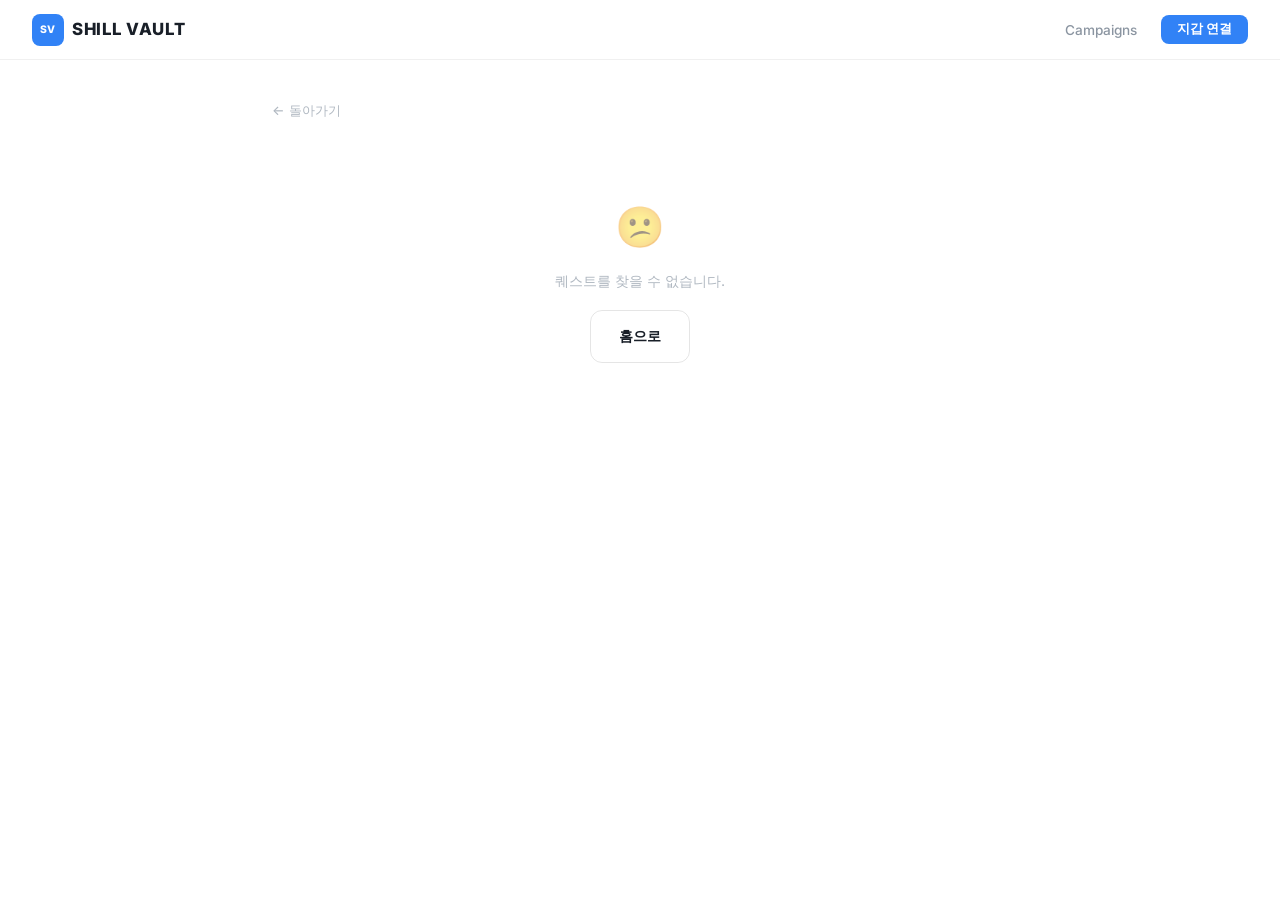
<file: quest.html>
<!DOCTYPE html>
<html lang="ko">
<head>
  <meta charset="UTF-8">
  <meta name="viewport" content="width=device-width, initial-scale=1.0">
  <title>Quest — SHILL VAULT</title>
  <link rel="preconnect" href="https://fonts.googleapis.com">
  <link href="https://fonts.googleapis.com/css2?family=Inter:wght@400;500;600;700;800&display=swap" rel="stylesheet">
  <link rel="stylesheet" href="style.css">
  <link rel="stylesheet" href="dashboard.css">
</head>
<body>

<nav id="nav">
  <div class="nav-inner">
    <a href="index.html" class="logo"><div class="logo-mark">SV</div><span class="logo-name">SHILL VAULT</span></a>
    <button class="mob-toggle" onclick="$('.nav-links')?.classList.toggle('active')" aria-label="Menu">&#9776;</button>
    <ul class="nav-links"></ul>
  </div>
</nav>

<div class="detail-wrap">
  <a href="javascript:history.back()" class="detail-back">&larr; 돌아가기</a>

  <div id="loading" class="dash-loading"><div class="spinner"></div></div>

  <div id="content" style="display:none;">
    <h1 class="detail-title" id="questName"></h1>
    <div class="detail-meta">
      <span id="questType"></span>
      <span id="questAction"></span>
      <span id="questStatus"></span>
    </div>

    <!-- Info Cards -->
    <div class="dash-stats" style="grid-template-columns:repeat(3,1fr);">
      <div class="dash-stat">
        <div class="dash-stat-label">보상</div>
        <div class="dash-stat-value" id="questReward">-</div>
      </div>
      <div class="dash-stat">
        <div class="dash-stat-label">참여자</div>
        <div class="dash-stat-value" id="questParticipants">0</div>
      </div>
      <div class="dash-stat">
        <div class="dash-stat-label">캠페인</div>
        <div class="dash-stat-value" id="questCampaign" style="font-size:0.95rem;">-</div>
      </div>
    </div>

    <!-- Action -->
    <div class="dash-card" id="actionCard">
      <div class="dash-card-title">퀘스트 참여</div>
      <div id="actionContent">
        <p style="color:var(--text-2);font-size:0.9rem;margin-bottom:1rem;">지갑을 연결하고 퀘스트에 참여하세요.</p>
        <button class="reg-btn" id="joinBtn" onclick="joinQuest()">퀘스트 참여하기</button>
      </div>
      <div id="alreadyJoined" style="display:none;">
        <div style="text-align:center;padding:1rem;">
          <div style="font-size:2rem;margin-bottom:0.5rem;">&#9989;</div>
          <p style="font-weight:600;color:var(--green);margin-bottom:0.75rem;">이미 참여중입니다</p>
          <div class="reg-field"><label>증빙 URL (선택)</label><input type="url" id="proofUrl" placeholder="https://twitter.com/..."></div>
          <button class="reg-btn" onclick="completeQuest()">퀘스트 완료 제출</button>
        </div>
      </div>
      <div id="questCompleted" style="display:none;">
        <div style="text-align:center;padding:1rem;">
          <div style="font-size:2rem;margin-bottom:0.5rem;">&#127881;</div>
          <p style="font-weight:600;color:var(--green);">퀘스트를 완료했습니다!</p>
        </div>
      </div>
    </div>
  </div>

  <div id="notFound" style="display:none;">
    <div class="dash-empty">
      <div class="dash-empty-icon">&#128533;</div>
      <p>퀘스트를 찾을 수 없습니다.</p>
      <a href="index.html" class="btn btn-ghost" style="margin-top:1rem;">홈으로</a>
    </div>
  </div>
</div>

<!-- Wallet Modal -->
<div class="modal-overlay" id="walletModal">
  <div class="modal">
    <button class="modal-close" onclick="closeModal('walletModal')">&times;</button>
    <div id="walletConnect">
      <h3>지갑 연결</h3>
      <p class="modal-desc">퀘스트에 참여하려면 지갑을 연결하세요.</p>
      <div class="wallet-options" id="walletOptions"></div>
      <div id="walletError" class="wallet-error" style="display:none;"></div>
    </div>
    <div id="walletRegister" style="display:none;"></div>
    <div id="walletInfo" style="display:none;">
      <h3>지갑 연결됨</h3>
      <p class="modal-desc" id="wiAddr"></p>
      <button class="wallet-disconnect-btn" onclick="doDisconnect()">연결 해제</button>
    </div>
  </div>
</div>

<script src="app.js"></script>
<script>
  const questId = new URLSearchParams(location.search).get('id');
  let questData = null;

  async function loadQuest() {
    if (!questId) { hide('#loading'); show('#notFound'); return; }
    try {
      const q = await api('/api/quests/' + questId);
      questData = q;
      hide('#loading');
      show('#content');

      $('#questName').textContent = q.name;
      $('#questType').textContent = q.quest_type || '-';
      $('#questAction').textContent = q.action_type || '';
      $('#questStatus').innerHTML = statusBadge(q.status);
      $('#questReward').textContent = q.reward_per_user ? '$' + formatNum(q.reward_per_user) : '-';
      $('#questParticipants').textContent = formatNum(q.current_participants) + (q.max_participants ? ' / ' + formatNum(q.max_participants) : '');
      $('#questCampaign').textContent = q.campaigns?.project_name || '-';

      // Check if already joined
      if (Auth.isLoggedIn) checkParticipation();
    } catch (e) {
      hide('#loading');
      show('#notFound');
    }
  }

  async function checkParticipation() {
    try {
      const parts = await api('/api/users/me/participations');
      const mine = parts.find(p => p.quest_id === questId);
      if (mine) {
        hide('#actionContent');
        if (mine.status === 'completed' || mine.status === 'rewarded') {
          show('#questCompleted');
        } else {
          show('#alreadyJoined');
        }
      }
    } catch { /* no participation data */ }
  }

  async function joinQuest() {
    if (!Auth.isLoggedIn) { openModal('walletModal'); return; }
    try {
      $('#joinBtn').disabled = true;
      $('#joinBtn').textContent = '참여 중...';
      await api('/api/quests/' + questId + '/join', { method: 'POST' });
      hide('#actionContent');
      show('#alreadyJoined');
    } catch (e) {
      alert(e.message || '참여 실패');
      $('#joinBtn').disabled = false;
      $('#joinBtn').textContent = '퀘스트 참여하기';
    }
  }

  async function completeQuest() {
    try {
      const proofUrl = $('#proofUrl')?.value || undefined;
      await api('/api/quests/' + questId + '/complete', {
        method: 'PUT',
        body: JSON.stringify({ proofUrl }),
      });
      hide('#alreadyJoined');
      show('#questCompleted');
    } catch (e) {
      alert(e.message || '완료 제출 실패');
    }
  }

  // Wallet connect (same pattern)
  async function connectWallet(type) {
    const provider = findProviderByName(type);
    const walletName = WALLET_INFO[type]?.name || type;
    if (!provider) { $('#walletError').textContent = walletName + '이(가) 감지되지 않습니다.'; show('#walletError'); return; }
    try {
      const result = await authConnect(provider, walletName);
      if (result.needsRegistration) {
        showRegForm(result.nonce, result.addr, provider);
      } else {
        closeModal('walletModal');
        setupNav();
        checkParticipation();
      }
    } catch (e) {
      $('#walletError').textContent = e.message || '연결 실패';
      show('#walletError');
    }
  }

  function showRegForm(nonce, addr, provider) {
    hide('#walletConnect');
    let selectedRole = 'user';
    $('#walletRegister').innerHTML = `
      <h3>회원가입</h3>
      <p class="modal-desc">${shortAddr(addr)}</p>
      <div class="auth-reg">
        <div class="auth-role-picker">
          <button class="auth-role-opt selected" data-role="user" onclick="selectRegRole(this)">
            <span class="auth-role-icon">&#128100;</span><span class="auth-role-name">일반 유저</span>
          </button>
          <button class="auth-role-opt" data-role="project" onclick="selectRegRole(this)">
            <span class="auth-role-icon">&#128188;</span><span class="auth-role-name">프로젝트</span>
          </button>
        </div>
        <div class="reg-field"><label>이메일 (선택)</label><input type="email" id="regEmail"></div>
        <div class="reg-field" id="regProjField" style="display:none;"><label>프로젝트 이름</label><input type="text" id="regProjName"></div>
        <button class="reg-btn" onclick="submitReg()">가입하기</button>
      </div>`;
    show('#walletRegister');
    window._regData = { nonce, addr, provider };
    window.selectRegRole = function(el) {
      $$('.auth-role-opt').forEach(o => o.classList.remove('selected'));
      el.classList.add('selected');
      selectedRole = el.dataset.role;
      document.getElementById('regProjField').style.display = selectedRole === 'project' ? '' : 'none';
    };
    window.submitReg = async function() {
      try {
        const regData = { role: selectedRole, email: $('#regEmail')?.value || undefined };
        if (selectedRole === 'project') regData.project_name = $('#regProjName')?.value || undefined;
        await authSign(addr, nonce, provider, regData);
        closeModal('walletModal'); setupNav(); checkParticipation();
      } catch (e) { alert(e.message || '가입 실패'); }
    };
  }

  // doDisconnect and doLogout are defined in app.js

  authRestore().then(() => { initCommon(); loadQuest(); });
</script>
</body>
</html>
</file>
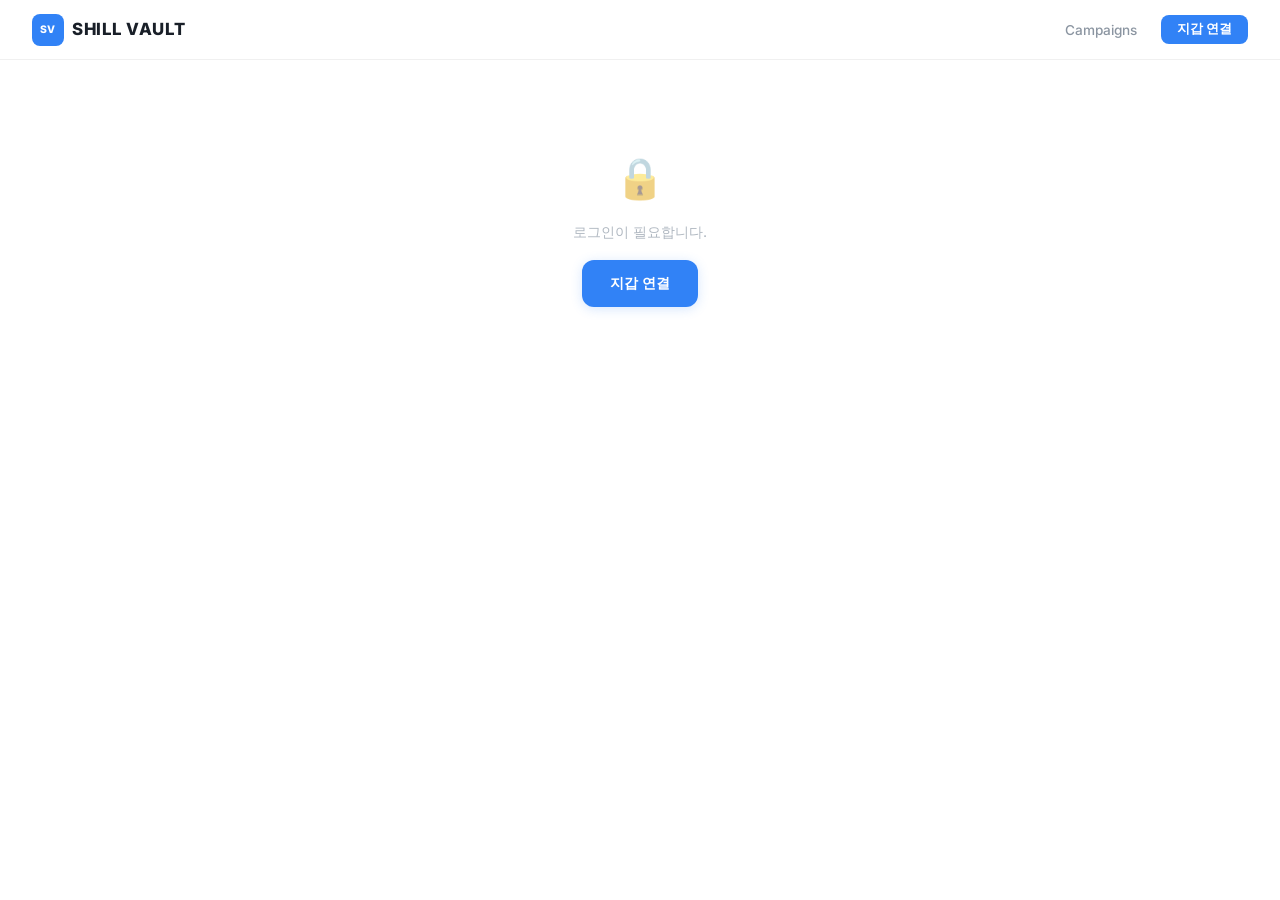
<file: user.html>
<!DOCTYPE html>
<html lang="ko">
<head>
  <meta charset="UTF-8">
  <meta name="viewport" content="width=device-width, initial-scale=1.0">
  <title>My Participations — SHILL VAULT</title>
  <link rel="preconnect" href="https://fonts.googleapis.com">
  <link href="https://fonts.googleapis.com/css2?family=Inter:wght@400;500;600;700;800&display=swap" rel="stylesheet">
  <link rel="stylesheet" href="style.css">
  <link rel="stylesheet" href="dashboard.css">
</head>
<body>

<nav id="nav">
  <div class="nav-inner">
    <a href="index.html" class="logo"><div class="logo-mark">SV</div><span class="logo-name">SHILL VAULT</span></a>
    <button class="mob-toggle" onclick="$('.nav-links')?.classList.toggle('active')" aria-label="Menu">&#9776;</button>
    <ul class="nav-links"></ul>
  </div>
</nav>

<div class="dash-wrap">
  <div id="needLogin" style="display:none;">
    <div class="dash-empty">
      <div class="dash-empty-icon">&#128274;</div>
      <p>로그인이 필요합니다.</p>
      <button class="btn btn-blue" style="margin-top:1rem;" onclick="openModal('walletModal')">지갑 연결</button>
    </div>
  </div>

  <div id="dashboard" style="display:none;">
    <div class="dash-header">
      <div>
        <h1>My Participations</h1>
        <span style="font-size:0.82rem;color:var(--text-2);" id="userAddr"></span>
      </div>
      <span class="dash-role role-user">USER</span>
    </div>

    <!-- Stats -->
    <div class="dash-stats">
      <div class="dash-stat">
        <div class="dash-stat-label">참여 퀘스트</div>
        <div class="dash-stat-value" id="statJoined">0</div>
      </div>
      <div class="dash-stat">
        <div class="dash-stat-label">참여중</div>
        <div class="dash-stat-value" id="statActive" style="color:var(--blue);">0</div>
      </div>
      <div class="dash-stat">
        <div class="dash-stat-label">완료</div>
        <div class="dash-stat-value" id="statCompleted" style="color:var(--green);">0</div>
      </div>
      <div class="dash-stat">
        <div class="dash-stat-label">보상 받음</div>
        <div class="dash-stat-value" id="statRewarded" style="color:var(--purple);">0</div>
      </div>
    </div>

    <!-- Participations -->
    <div class="dash-card">
      <div class="dash-card-title">참여한 캠페인 / 퀘스트 <span class="count" id="partCount">0</span></div>
      <div id="partList"></div>
      <div id="partEmpty" class="dash-empty" style="display:none;">
        <div class="dash-empty-icon">&#128640;</div>
        <p>아직 참여한 퀘스트가 없습니다.</p>
        <a href="index.html#campaigns" class="btn btn-blue" style="margin-top:1rem;">캠페인 둘러보기</a>
      </div>
    </div>
  </div>
</div>

<!-- Wallet Modal -->
<div class="modal-overlay" id="walletModal">
  <div class="modal">
    <button class="modal-close" onclick="closeModal('walletModal')">&times;</button>
    <div id="walletConnect">
      <h3>지갑 연결</h3>
      <p class="modal-desc">로그인하려면 지갑을 연결하세요.</p>
      <div class="wallet-options" id="walletOptions"></div>
      <div id="walletError" class="wallet-error" style="display:none;"></div>
    </div>
    <div id="walletRegister" style="display:none;"></div>
    <div id="walletInfo" style="display:none;">
      <h3>지갑 연결됨</h3>
      <p class="modal-desc" id="wiAddr"></p>
      <button class="wallet-disconnect-btn" onclick="doDisconnect()">연결 해제</button>
    </div>
  </div>
</div>

<script src="app.js"></script>
<script>
  const ACTION_LABELS = {
    twitter_follow: '트위터 팔로우', twitter_rt: 'RT & 좋아요', telegram_join: '텔레그램 가입',
    discord_join: '디스코드 참여', token_swap: '스왑 체험', staking: '스테이킹', nft_mint: 'NFT 민팅',
    review: '리뷰 작성', youtube_video: '유튜브 영상', twitter_thread: '트위터 스레드',
  };

  async function loadDashboard() {
    if (!Auth.isLoggedIn) {
      show('#needLogin');
      return;
    }

    show('#dashboard');
    $('#userAddr').textContent = shortAddr(Auth.wallet);

    try {
      const parts = await api('/api/users/me/participations');
      const active = parts.filter(p => p.status === 'joined').length;
      const completed = parts.filter(p => p.status === 'completed').length;
      const rewarded = parts.filter(p => p.status === 'rewarded').length;

      $('#statJoined').textContent = parts.length;
      $('#statActive').textContent = active;
      $('#statCompleted').textContent = completed;
      $('#statRewarded').textContent = rewarded;
      $('#partCount').textContent = parts.length;

      if (parts.length === 0) {
        show('#partEmpty');
      } else {
        let html = '<table class="dash-table"><thead><tr><th>퀘스트</th><th>캠페인</th><th>유형</th><th>상태</th><th>참여일</th><th></th></tr></thead><tbody>';
        parts.forEach(p => {
          const quest = p.quests || {};
          const camp = quest.campaigns || {};
          const typeLabel = ACTION_LABELS[quest.action_type] || quest.quest_type || '-';
          html += `<tr>
            <td style="font-weight:600;">${quest.title || quest.name || '-'}</td>
            <td><a href="campaign.html?id=${quest.campaign_id}" style="color:var(--blue);text-decoration:none;">${camp.project_name || '-'}</a></td>
            <td style="font-size:0.78rem;">${typeLabel}</td>
            <td>${statusBadge(p.status)}</td>
            <td style="font-size:0.8rem;color:var(--text-2);">${formatDate(p.joined_at || p.created_at)}</td>
            <td><a href="campaign.html?id=${quest.campaign_id}" class="dash-action view">보기</a></td>
          </tr>`;
        });
        html += '</tbody></table>';
        $('#partList').innerHTML = html;
      }
    } catch (e) {
      show('#partEmpty');
    }
  }

  // connectWallet and showRegForm are defined in app.js

  authRestore().then(() => { initCommon(); loadDashboard(); });
</script>
</body>
</html>
</file>
<file: style.css>
*, *::before, *::after { margin: 0; padding: 0; box-sizing: border-box; }

:root {
  --bg: #FFFFFF;
  --bg-2: #F7F8FA;
  --bg-3: #EFF1F4;
  --card-bg: #FFFFFF;
  --border: rgba(0,0,0,0.06);
  --border-2: rgba(0,0,0,0.1);
  --text: #191F28;
  --text-2: #8B95A1;
  --text-3: #B0B8C1;
  --blue: #3182F6;
  --blue-soft: rgba(49,130,246,0.08);
  --blue-mid: rgba(49,130,246,0.15);
  --green: #20C997;
  --green-soft: rgba(32,201,151,0.08);
  --orange: #F59E0B;
  --orange-soft: rgba(245,158,11,0.08);
  --red: #EF4444;
  --purple: #8B5CF6;
  --purple-soft: rgba(139,92,246,0.08);
  --r: 16px;
  --r-sm: 12px;
  --r-xs: 8px;
  --shadow: 0 2px 8px rgba(0,0,0,0.08);
  --shadow-lg: 0 8px 24px rgba(0,0,0,0.08);
}

html { scroll-behavior: smooth; }

body {
  font-family: 'Inter', -apple-system, BlinkMacSystemFont, 'Segoe UI', sans-serif;
  background: var(--bg);
  color: var(--text);
  line-height: 1.7;
  -webkit-font-smoothing: antialiased;
  overflow-x: hidden;
  word-break: keep-all;
  overflow-wrap: break-word;
}

/* === UTILITY === */
.container { max-width: 1080px; margin: 0 auto; }
section { padding: 6rem 2rem; position: relative; }
.s-alt { background: var(--bg-2); }

.eyebrow {
  font-size: 0.75rem; font-weight: 700; text-transform: uppercase;
  letter-spacing: 0.08em; color: var(--blue); margin-bottom: 0.75rem;
}
.stitle {
  font-size: clamp(1.75rem, 3.5vw, 2.5rem);
  font-weight: 800; letter-spacing: -0.02em; line-height: 1.25; margin-bottom: 1rem;
  color: var(--text);
}
.sdesc { color: var(--text-2); max-width: 560px; font-size: 1.05rem; line-height: 1.75; }
.sheader { margin-bottom: 3rem; }
.sheader.center { text-align: center; }
.sheader.center .sdesc { margin: 0 auto; }

/* === REVEAL === */
.rv { opacity: 0; transform: translateY(30px); transition: all 0.7s cubic-bezier(.16,1,.3,1); }
.rv.vis { opacity: 1; transform: translateY(0); }
.rv-d1 { transition-delay: .1s; }
.rv-d2 { transition-delay: .2s; }
.rv-d3 { transition-delay: .3s; }

/* === NAV === */
nav {
  position: fixed; top: 0; left: 0; right: 0; z-index: 100;
  padding: 0.85rem 2rem; transition: all 0.3s ease;
  background: rgba(255,255,255,0.85); backdrop-filter: blur(12px);
  border-bottom: 1px solid var(--border);
}
nav.scrolled {
  box-shadow: 0 1px 8px rgba(0,0,0,0.06);
}
.nav-inner { max-width: 1240px; margin: 0 auto; display: flex; justify-content: space-between; align-items: center; }
.logo { display: flex; align-items: center; gap: 0.5rem; text-decoration: none; }
.logo-mark {
  width: 32px; height: 32px; border-radius: 8px;
  background: var(--blue); display: flex; align-items: center; justify-content: center;
  font-weight: 800; font-size: 0.65rem; color: white; letter-spacing: 0.02em;
}
.logo-name {
  font-weight: 800; font-size: 1.05rem;
  color: var(--text); letter-spacing: 0.04em;
}
.nav-links { display: flex; gap: 1.5rem; list-style: none; align-items: center; }
.nav-links a {
  color: var(--text-2); text-decoration: none; font-size: 0.85rem; font-weight: 500;
  transition: color 0.2s;
}
.nav-links a:hover { color: var(--text); }
.mob-toggle {
  display: none; background: none; border: 1px solid var(--border); color: var(--text);
  padding: 0.35rem 0.55rem; border-radius: var(--r-xs); cursor: pointer; font-size: 1.15rem;
}

/* === BUTTONS === */
.btn {
  display: inline-flex; align-items: center; gap: 0.5rem;
  padding: 0.85rem 1.75rem; border-radius: var(--r-sm); font-size: 0.9rem; font-weight: 600;
  text-decoration: none; transition: all 0.25s ease; cursor: pointer; border: none; font-family: inherit;
}
.btn-blue {
  background: var(--blue); color: white;
  box-shadow: 0 2px 12px rgba(49,130,246,0.2);
}
.btn-blue:hover { box-shadow: 0 4px 20px rgba(49,130,246,0.3); transform: translateY(-2px); }
.btn-ghost {
  background: transparent; color: var(--text);
  border: 1px solid var(--border-2);
}
.btn-ghost:hover { border-color: var(--text-3); background: var(--bg-2); }
.btn-purple {
  background: var(--purple); color: white;
  box-shadow: 0 2px 12px rgba(139,92,246,0.2);
}
.btn-purple:hover { box-shadow: 0 4px 20px rgba(139,92,246,0.3); transform: translateY(-2px); }

/* === HERO === */
.hero {
  min-height: 80vh; display: flex; align-items: center;
  padding: 8rem 2rem 5rem; text-align: center;
}
.hero .container { max-width: 720px; }
.hero h1 {
  font-size: clamp(2.2rem, 5vw, 3.2rem);
  font-weight: 800; line-height: 1.2; letter-spacing: -0.03em;
  margin-bottom: 1.25rem; color: var(--text);
}
.hero-desc {
  font-size: 1.15rem; color: var(--text-2); line-height: 1.75;
  margin-bottom: 2.5rem; max-width: 520px; margin-left: auto; margin-right: auto;
}
.hero-actions { display: flex; gap: 0.75rem; justify-content: center; margin-bottom: 4rem; }
.hero-metrics { display: flex; gap: 3rem; justify-content: center; flex-wrap: wrap; }
.hm-item { text-align: center; }
.hm-num { font-size: 1.75rem; font-weight: 800; color: var(--text); letter-spacing: -0.02em; }
.hm-lbl { font-size: 0.78rem; color: var(--text-3); margin-top: 0.25rem; font-weight: 500; }

/* === TABLE (shared quest/campaign) === */
.troom-wrap {
  background: var(--card-bg); border: 1px solid var(--border); border-radius: var(--r);
  overflow: hidden; box-shadow: var(--shadow);
}
.troom-header {
  display: flex; justify-content: space-between; align-items: center;
  padding: 1.25rem 1.5rem; border-bottom: 1px solid var(--border);
}
.troom-header h4 { font-weight: 700; font-size: 0.95rem; color: var(--text); }
.troom-live {
  display: flex; align-items: center; gap: 0.4rem;
  font-size: 0.72rem; color: var(--green); font-weight: 600;
}
.troom-live .dot {
  width: 6px; height: 6px; border-radius: 50%; background: var(--green);
  box-shadow: 0 0 6px var(--green); animation: blink 1.5s ease-in-out infinite;
}
@keyframes blink { 0%,100%{opacity:1;}50%{opacity:.35;} }
.troom-table { width: 100%; border-collapse: collapse; }
.troom-table th {
  font-size: 0.7rem; text-transform: uppercase; letter-spacing: 0.06em;
  color: var(--text-3); font-weight: 600; padding: 0.75rem 1rem; text-align: left;
  border-bottom: 1px solid var(--border); background: var(--bg-2);
}
.troom-table td {
  font-size: 0.88rem; padding: 1rem; border-bottom: 1px solid var(--border);
  transition: background 0.2s; color: var(--text);
}
.troom-table tr:hover td { background: var(--bg-2); }
.troom-table tr:last-child td { border-bottom: none; }
.tr-project { display: flex; align-items: center; gap: 0.6rem; }
.tr-picon {
  width: 32px; height: 32px; border-radius: 8px; display: flex; align-items: center;
  justify-content: center; font-weight: 700; font-size: 0.7rem; color: white; flex-shrink: 0;
}
.tr-pname { font-weight: 600; }
.tr-chain { font-size: 0.72rem; color: var(--text-3); }
.tr-status {
  display: inline-flex; align-items: center; gap: 0.3rem;
  padding: 0.2rem 0.6rem; border-radius: 100px; font-size: 0.7rem; font-weight: 600;
}
.tr-active { background: var(--green-soft); color: var(--green); }
.tr-filling { background: var(--orange-soft); color: var(--orange); }
.tr-completed { background: var(--bg-2); color: var(--text-3); }
.tr-bar-wrap { width: 100%; height: 4px; background: var(--bg-3); border-radius: 2px; margin-top: 0.3rem; }
.tr-bar { height: 100%; border-radius: 2px; background: var(--blue); transition: width 1s ease; }
.tr-mono { font-weight: 600; font-size: 0.85rem; }

/* === STEP CARDS === */
.steps-grid { display: grid; grid-template-columns: repeat(3, 1fr); gap: 1.5rem; }
.step-card {
  background: var(--card-bg); border: 1px solid var(--border); border-radius: var(--r);
  padding: 2.25rem; box-shadow: var(--shadow); transition: all 0.3s ease;
}
.step-card:hover { box-shadow: var(--shadow-lg); transform: translateY(-3px); }
.step-num {
  display: inline-flex; align-items: center; justify-content: center;
  width: 36px; height: 36px; border-radius: 10px; font-size: 0.85rem; font-weight: 700;
  margin-bottom: 1.25rem;
}
.step-card h4 { font-size: 1.05rem; font-weight: 700; margin-bottom: 0.5rem; color: var(--text); }
.step-card p { font-size: 0.9rem; color: var(--text-2); line-height: 1.65; }

/* === WHY CARDS === */
.why-grid { display: grid; grid-template-columns: repeat(3, 1fr); gap: 1.5rem; }
.why-card {
  background: var(--card-bg); border: 1px solid var(--border); border-radius: var(--r);
  padding: 2.25rem; box-shadow: var(--shadow); transition: all 0.3s ease;
}
.why-card:hover { box-shadow: var(--shadow-lg); transform: translateY(-3px); }
.why-icon {
  width: 44px; height: 44px; border-radius: 12px; display: flex; align-items: center;
  justify-content: center; margin-bottom: 1.25rem; font-size: 1.2rem;
}
.why-card h4 { font-size: 1.05rem; font-weight: 700; margin-bottom: 0.5rem; color: var(--text); }
.why-card p { font-size: 0.9rem; color: var(--text-2); line-height: 1.65; }

/* === FOR PROJECTS === */
.for-projects-section {
  padding: 5rem 2rem;
  background: #0F172A;
}
.for-projects-section .stitle { color: #FFFFFF; }
.for-projects-section .sdesc { color: rgba(255,255,255,0.6); }
.fp-features { display: flex; gap: 1.5rem; margin: 1.5rem 0 2rem; flex-wrap: wrap; }
.fp-feat {
  flex: 1; min-width: 180px; display: flex; align-items: center; gap: 0.6rem;
  font-size: 0.9rem; color: rgba(255,255,255,0.7);
}
.fp-feat-icon {
  width: 8px; height: 8px; min-width: 8px; border-radius: 50%;
  background: var(--blue);
}
.for-projects-section .btn-purple {
  background: var(--blue); box-shadow: 0 2px 12px rgba(49,130,246,0.3);
}
.for-projects-section .btn-purple:hover { box-shadow: 0 4px 20px rgba(49,130,246,0.4); }

/* === CTA === */
.cta-section {
  text-align: center; padding: 7rem 2rem; position: relative; overflow: hidden;
  background: linear-gradient(135deg, #1a6df0 0%, #3182F6 30%, #6366f1 100%);
}
.cta-section::before {
  content: ''; position: absolute; inset: 0;
  background: radial-gradient(ellipse 60% 50% at 50% 40%, rgba(255,255,255,0.12) 0%, transparent 70%);
  pointer-events: none;
}
.cta-section .stitle { max-width: 600px; margin: 0 auto 1.5rem; color: #FFFFFF; }
.cta-section .sdesc { margin: 0 auto 2.5rem; color: rgba(255,255,255,0.7); }
.cta-section .btn-blue {
  background: #FFFFFF; color: var(--blue); box-shadow: 0 4px 20px rgba(0,0,0,0.15);
}
.cta-section .btn-blue:hover { box-shadow: 0 6px 28px rgba(0,0,0,0.2); transform: translateY(-2px); }
.cta-counter {
  font-size: clamp(3rem, 8vw, 5rem); font-weight: 800; color: #FFFFFF;
  letter-spacing: -0.03em; margin-bottom: 0.25rem;
  text-shadow: 0 0 40px rgba(255,255,255,0.3), 0 0 80px rgba(255,255,255,0.1);
  opacity: 0; transform: translateY(20px);
  transition: opacity 0.8s ease, transform 0.8s ease;
}
.cta-counter.vis { opacity: 1; transform: translateY(0); }
.cta-label {
  font-size: 0.85rem; font-weight: 600; color: rgba(255,255,255,0.5);
  letter-spacing: 0.06em; text-transform: uppercase; margin-bottom: 2rem;
  opacity: 0; transition: opacity 0.8s ease 0.15s;
}
.cta-label.vis { opacity: 1; }
.cta-section .stitle.cta-fade {
  opacity: 0; transform: translateY(20px);
  transition: opacity 0.8s ease 0.25s, transform 0.8s ease 0.25s;
}
.cta-section .stitle.cta-fade.vis { opacity: 1; transform: translateY(0); }

/* === FOOTER === */
footer { padding: 2.5rem 2rem; border-top: 1px solid var(--border); }
.foot-inner { max-width: 1240px; margin: 0 auto; display: flex; justify-content: space-between; align-items: center; }
.foot-left { display: flex; align-items: center; gap: 1.25rem; }
.foot-logo { display: flex; align-items: center; gap: 0.35rem; text-decoration: none; }
.foot-mark {
  width: 22px; height: 22px; border-radius: 6px; background: var(--blue);
  display: flex; align-items: center; justify-content: center;
  font-weight: 800; font-size: 0.5rem; color: white;
}
.foot-name { font-weight: 700; font-size: 0.82rem; color: var(--text-2); letter-spacing: 0.04em; }
.foot-copy { font-size: 0.72rem; color: var(--text-3); }
.foot-links { display: flex; gap: 1.25rem; }
.foot-links a { font-size: 0.78rem; color: var(--text-3); text-decoration: none; transition: color 0.2s; }
.foot-links a:hover { color: var(--text-2); }

/* === WALLET BTN === */
.wallet-btn {
  padding: 0.4rem 1rem; background: var(--blue); color: white;
  border: none; border-radius: var(--r-xs); font-size: 0.8rem; font-weight: 600;
  cursor: pointer; font-family: inherit; display: flex; align-items: center; gap: 0.35rem;
  transition: all 0.2s;
}
.wallet-btn:hover { opacity: 0.9; }
.wallet-btn.connected { background: var(--green); }
.wallet-addr { font-size: 0.72rem; font-weight: 600; }

/* Wallet Dropdown */
.wallet-dropdown {
  z-index: 9999; background: var(--bg); border: 1px solid var(--line);
  border-radius: var(--r-sm); box-shadow: 0 8px 32px rgba(0,0,0,0.12);
  min-width: 240px; padding: 0.75rem 0; animation: wdFade 0.15s ease;
}
@keyframes wdFade { from { opacity: 0; transform: translateY(-6px); } to { opacity: 1; transform: translateY(0); } }
.wd-header { display: flex; justify-content: space-between; align-items: center; padding: 0 1rem 0.5rem; }
.wd-wallet-name { font-weight: 700; font-size: 0.85rem; color: var(--text-1); }
.wd-role { font-size: 0.68rem; font-weight: 700; padding: 0.15rem 0.5rem; border-radius: 99px; background: var(--blue-soft); color: var(--blue); }
.wd-addr { padding: 0 1rem 0.6rem; font-size: 0.72rem; color: var(--text-3); font-family: 'SF Mono', monospace; word-break: break-all; line-height: 1.4; }
.wd-divider { height: 1px; background: var(--line); margin: 0.25rem 0; }
.wd-item { display: block; padding: 0.5rem 1rem; font-size: 0.82rem; color: var(--text-1); text-decoration: none; transition: background 0.15s; }
.wd-item:hover { background: var(--bg-2); }
.wd-disconnect { width: 100%; padding: 0.55rem 1rem; border: none; background: none; text-align: left;
  font-size: 0.82rem; color: #ef4444; font-weight: 600; cursor: pointer; font-family: inherit; transition: background 0.15s; }
.wd-disconnect:hover { background: #fef2f2; }

/* === MODAL === */
.modal-overlay {
  display: none; position: fixed; inset: 0; z-index: 1000;
  background: rgba(0,0,0,0.4); backdrop-filter: blur(4px);
  align-items: center; justify-content: center; padding: 1.5rem;
}
.modal-overlay.open { display: flex; }
.modal {
  background: var(--card-bg); border: 1px solid var(--border); border-radius: var(--r);
  padding: 2.25rem; max-width: 460px; width: 100%; position: relative;
  box-shadow: 0 16px 48px rgba(0,0,0,0.12); max-height: 90vh; overflow-y: auto;
}
.modal-close {
  position: absolute; top: 0.85rem; right: 0.85rem; background: none; border: none;
  color: var(--text-3); font-size: 1.3rem; cursor: pointer; transition: color 0.2s; line-height: 1;
}
.modal-close:hover { color: var(--text); }
.modal h3 { font-size: 1.2rem; font-weight: 800; margin-bottom: 0.4rem; color: var(--text); }
.modal p.modal-desc { color: var(--text-2); font-size: 0.88rem; margin-bottom: 1.25rem; line-height: 1.6; }
.wallet-options { display: flex; flex-direction: column; gap: 0.6rem; }
.wallet-opt {
  display: flex; align-items: center; gap: 0.85rem; padding: 0.85rem 1rem;
  background: var(--bg-2); border: 1px solid var(--border); border-radius: var(--r-sm);
  cursor: pointer; transition: all 0.2s; width: 100%; font-family: inherit; color: var(--text);
}
.wallet-opt:hover { border-color: var(--blue); background: var(--blue-soft); }
.wallet-opt-icon {
  width: 40px; height: 40px; border-radius: 10px; display: flex; align-items: center;
  justify-content: center; font-size: 1.3rem; flex-shrink: 0;
}
.wallet-opt-name { font-weight: 700; font-size: 0.9rem; }
.wallet-opt-desc { font-size: 0.72rem; color: var(--text-3); }
.wallet-opt-badge {
  margin-left: auto; font-size: 0.6rem; padding: 0.15rem 0.5rem; border-radius: 100px;
  background: var(--blue-soft); color: var(--blue); font-weight: 600;
}
.wallet-opt-badge.wc-soon { background: var(--bg-3); color: var(--text-3); }
.wallet-opt.wc-disabled { opacity: 0.55; cursor: default; }
.wallet-opt.wc-disabled:hover { border-color: var(--border); background: var(--bg-2); }
.wallet-opt.loading { pointer-events: none; opacity: 0.7; }
.wallet-opt.loading .wallet-opt-name::after { content: '...'; animation: dots 1s steps(3) infinite; }
@keyframes dots { 0%{content:'.'} 33%{content:'..'} 66%{content:'...'} }
.wallet-error {
  margin-top: 0.75rem; padding: 0.6rem 0.85rem; border-radius: var(--r-xs);
  background: rgba(239,68,68,0.08); border: 1px solid rgba(239,68,68,0.15);
  color: var(--red); font-size: 0.8rem;
}
.wallet-connected-info {
  background: var(--bg-2); border: 1px solid var(--border); border-radius: var(--r-sm);
  padding: 1rem; margin: 1rem 0;
}
.wci-row {
  display: flex; align-items: center; justify-content: space-between;
  padding: 0.5rem 0; border-bottom: 1px solid var(--border);
}
.wci-row:last-of-type { border-bottom: none; }
.wci-label { font-size: 0.75rem; color: var(--text-3); font-weight: 500; }
.wci-value { font-size: 0.85rem; font-weight: 600; color: var(--text); }
.wci-chain {
  font-size: 0.72rem; font-weight: 600; padding: 0.15rem 0.5rem; border-radius: 100px;
  background: var(--green-soft); color: var(--green);
}
.wci-addr {
  font-size: 0.8rem; font-weight: 600; color: var(--text);
  font-family: 'JetBrains Mono', monospace;
}
.wci-copy {
  background: none; border: none; color: var(--text-3); cursor: pointer;
  padding: 0.2rem; margin-left: 0.3rem; transition: color 0.2s;
}
.wci-copy:hover { color: var(--blue); }
.wci-balance-row {
  text-align: center; padding: 0.75rem 0 0.25rem;
}
.wci-balance {
  font-size: 1.5rem; font-weight: 800; color: var(--text); letter-spacing: -0.02em;
}
.wallet-disconnect-btn {
  width: 100%; padding: 0.65rem; background: none; color: var(--red);
  border: 1px solid rgba(239,68,68,0.2); border-radius: var(--r-sm);
  font-family: inherit; font-size: 0.82rem; font-weight: 600;
  cursor: pointer; transition: all 0.2s;
}
.wallet-disconnect-btn:hover { background: rgba(239,68,68,0.06); border-color: rgba(239,68,68,0.3); }

/* === CAMPAIGN WIZARD (3-step) === */
.wiz-modal { max-width: 560px; }
.wiz-progress {
  height: 4px; background: var(--bg-3); border-radius: 2px; margin-bottom: 1.25rem; overflow: hidden;
}
.wiz-progress-bar {
  height: 100%; background: var(--blue); border-radius: 2px;
  transition: width 0.4s cubic-bezier(.16,1,.3,1);
}
.wiz-dots { display: flex; justify-content: center; gap: 2.5rem; margin-bottom: 1.5rem; }
.wiz-dot { display: flex; flex-direction: column; align-items: center; gap: 0.35rem; }
.wiz-dot-num {
  width: 28px; height: 28px; border-radius: 50%; display: flex; align-items: center;
  justify-content: center; font-size: 0.72rem; font-weight: 700;
  background: var(--bg-3); color: var(--text-3); transition: all 0.3s;
}
.wiz-dot.active .wiz-dot-num { background: var(--blue); color: white; }
.wiz-dot.done .wiz-dot-num { background: var(--green); color: white; }
.wiz-dot-label { font-size: 0.68rem; color: var(--text-3); font-weight: 500; transition: color 0.3s; }
.wiz-dot.active .wiz-dot-label { color: var(--blue); font-weight: 600; }
.wiz-dot.done .wiz-dot-label { color: var(--green); }
.wiz-row-2 { display: grid; grid-template-columns: 1fr 1fr; gap: 0.75rem; }
.wiz-date-row { display: flex; align-items: center; gap: 0.5rem; }
.wiz-date-row input[type="date"] {
  flex: 1; padding: 0.65rem 0.85rem; background: var(--bg-2);
  border: 1px solid var(--border); border-radius: var(--r-xs); color: var(--text);
  font-family: inherit; font-size: 0.85rem; outline: none; transition: border-color 0.2s;
}
.wiz-date-row input[type="date"]:focus { border-color: var(--blue); }
.wiz-date-sep { color: var(--text-3); font-weight: 500; }
.field-hint { font-weight: 400; color: var(--text-3); font-size: 0.7rem; }
/* Goal cards */
.wiz-goals { display: grid; grid-template-columns: repeat(3, 1fr); gap: 0.5rem; }
.wiz-goal {
  display: flex; flex-direction: column; align-items: center; gap: 0.25rem;
  padding: 0.75rem 0.4rem; background: var(--bg-2); border: 2px solid var(--border);
  border-radius: var(--r-sm); cursor: pointer; transition: all 0.2s;
  text-align: center; position: relative; font-family: inherit; color: var(--text);
}
.wiz-goal:hover { border-color: var(--blue-mid); background: var(--blue-soft); }
.wiz-goal.selected { border-color: var(--blue); background: var(--blue-soft); }
.wiz-goal-check {
  position: absolute; top: 5px; right: 7px; font-size: 0.6rem; font-weight: 700;
  color: var(--blue); opacity: 0; transition: opacity 0.2s;
}
.wiz-goal.selected .wiz-goal-check { opacity: 1; }
.wiz-goal-emoji { font-size: 1.25rem; line-height: 1; }
.wiz-goal-name { font-size: 0.72rem; font-weight: 700; line-height: 1.3; }
/* Participant type cards */
.wiz-ptypes { display: grid; grid-template-columns: repeat(3, 1fr); gap: 0.6rem; }
.wiz-ptype {
  display: flex; flex-direction: column; align-items: center; gap: 0.3rem;
  padding: 1rem 0.5rem; background: var(--bg-2); border: 2px solid var(--border);
  border-radius: var(--r-sm); cursor: pointer; transition: all 0.2s;
  text-align: center; position: relative; font-family: inherit; color: var(--text);
}
.wiz-ptype:hover { border-color: var(--blue-mid); }
.wiz-ptype.selected { border-color: var(--blue); background: var(--blue-soft); }
.wiz-ptype-icon { font-size: 1.4rem; line-height: 1; }
.wiz-ptype-name { font-size: 0.82rem; font-weight: 700; }
.wiz-ptype-desc { font-size: 0.65rem; color: var(--text-3); }
.wiz-ptype-badge {
  position: absolute; top: -8px; right: -4px; font-size: 0.58rem;
  padding: 0.12rem 0.45rem; border-radius: 100px;
  background: var(--orange-soft); color: var(--orange); font-weight: 700;
}
/* Quest builder groups */
.wiz-quest-groups { display: flex; flex-direction: column; gap: 0.5rem; }
.wiz-qg-label {
  display: flex; align-items: center; gap: 0.4rem; font-size: 0.7rem;
  font-weight: 700; color: var(--text-3); text-transform: uppercase;
  letter-spacing: 0.04em; margin-bottom: 0.1rem;
}
.wiz-qg-dot { width: 6px; height: 6px; border-radius: 50%; flex-shrink: 0; }
.wiz-qg-tag {
  font-size: 0.6rem; padding: 0.1rem 0.35rem; border-radius: 100px;
  background: var(--purple-soft); color: var(--purple); font-weight: 600;
  text-transform: none; letter-spacing: 0;
}
.wiz-quest-item {
  display: flex; align-items: center; gap: 0.6rem;
  padding: 8px 12px; height: 40px; box-sizing: border-box;
  border-bottom: 1px solid #eee; background: none; border-top: none; border-left: none; border-right: none;
}
.wiz-quest-item:last-child { border-bottom: none; }
.wiz-quest-item input[type="checkbox"] {
  accent-color: var(--blue); flex-shrink: 0;
  width: 16px; height: 16px; min-width: 16px;
  margin: 0; padding: 0; cursor: pointer;
}
.wiz-quest-item .wq-name { font-size: 0.85rem; font-weight: 500; color: var(--text); white-space: nowrap; }
/* Quest reward group headers */
.wiz-qr-group-header {
  font-size: 0.82rem; font-weight: 700; color: var(--text);
  padding: 0.5rem 0 0.3rem; margin-bottom: 0.1rem;
}
.wiz-qr-divider {
  height: 1px; background: var(--border); margin: 0.75rem 0;
}

/* Quest reward inputs */
.wiz-qr-list { display: flex; flex-direction: column; gap: 0.35rem; }
.wiz-qr-row {
  display: flex; align-items: center; gap: 0.5rem;
  padding: 0.5rem 0.7rem; background: var(--bg-2); border: 1px solid var(--border);
  border-radius: var(--r-xs); transition: opacity 0.2s;
}
.wiz-qr-row.tbd-active { opacity: 0.55; }
.wiz-qr-row.tbd-active .wiz-qr-input { background: var(--bg-2); }
.wiz-qr-name { font-size: 0.82rem; font-weight: 500; color: var(--text); flex: 1; }
.wiz-tbd-label {
  display: flex; align-items: center; gap: 0.3rem; cursor: pointer;
  font-size: 0.7rem; color: var(--text-3); white-space: nowrap; user-select: none;
}
.wiz-tbd-label input { accent-color: var(--orange); }
.wiz-qr-input {
  display: flex; align-items: center; gap: 0.3rem;
  background: var(--bg); border: 1px solid var(--border); border-radius: var(--r-xs);
  padding: 0 0.5rem; transition: border-color 0.2s;
}
.wiz-qr-input:focus-within { border-color: var(--blue); }
.wiz-qr-input span { font-size: 0.78rem; color: var(--text-3); font-weight: 600; }
.wiz-qr-input input {
  width: 70px; padding: 0.4rem 0.2rem; border: none; background: none;
  font-family: inherit; font-size: 0.82rem; color: var(--text);
  outline: none; text-align: right; font-weight: 600;
}
/* Tier table */
.wiz-tier-table {
  border: 1px solid var(--border); border-radius: var(--r-sm); overflow: hidden;
}
.wiz-tier-row {
  display: grid; grid-template-columns: 1fr 0.6fr 0.8fr; padding: 0.55rem 0.75rem;
  border-bottom: 1px solid var(--border); font-size: 0.8rem; align-items: center;
}
.wiz-tier-row:last-child { border-bottom: none; }
.wiz-tier-header {
  background: var(--bg-2); font-size: 0.68rem; font-weight: 700; color: var(--text-3);
  text-transform: uppercase; letter-spacing: 0.04em; padding: 0.45rem 0.75rem;
}
.wiz-tier-range { font-weight: 600; color: var(--text); }
.wiz-tier-mult { font-weight: 700; color: var(--purple); text-align: center; }
.wiz-tier-price { font-weight: 700; color: var(--blue); text-align: right; }
/* Divider */
.wiz-divider { height: 1px; background: var(--border); margin: 1rem 0; }
/* Estimated participants */
.wiz-est {
  display: flex; align-items: center; gap: 0.45rem; padding: 0.6rem 0.75rem;
  background: var(--blue-soft); border-radius: var(--r-xs); margin-top: 0.5rem;
}
.wiz-est span { font-size: 0.8rem; color: var(--text-2); }
.wiz-est strong { color: var(--blue); font-weight: 700; }
/* Review */
.wiz-review {
  background: var(--bg-2); border: 1px solid var(--border); border-radius: var(--r-sm);
  padding: 1rem; font-size: 0.85rem;
}
.wiz-review .wr-row {
  display: flex; align-items: center; padding: 0.5rem 0.4rem;
  border-bottom: 1px solid var(--border); gap: 0.5rem;
  border-radius: 6px;
}
.wiz-review .wr-row:last-child { border-bottom: none; }
.wr-confirm {
  display: flex; align-items: center; gap: 0.5rem; cursor: pointer;
  margin-top: 0.75rem; padding: 0.65rem 0.6rem; border-radius: var(--r-xs);
  background: var(--bg); border: 1px solid var(--border); transition: border-color 0.2s;
}
.wr-confirm:hover { border-color: var(--blue-mid); }
.wr-confirm:has(input:checked) { border-color: var(--green); background: rgba(32,201,151,0.06); }
.wr-confirm input {
  flex-shrink: 0; width: 16px; height: 16px; min-width: 16px;
  accent-color: var(--green); cursor: pointer; margin: 0;
}
.wr-confirm span { font-size: 0.8rem; font-weight: 600; color: var(--text-2); }
.wiz-review .wr-label { color: var(--text-3); font-size: 0.78rem; white-space: nowrap; }
.wiz-review .wr-value { font-weight: 600; color: var(--text); font-size: 0.82rem; text-align: right; flex-wrap: wrap; display: flex; gap: 0.25rem; justify-content: flex-end; margin-left: auto; }
.wiz-btn-next.disabled { opacity: 0.45; cursor: not-allowed; pointer-events: none; }
/* Wizard section dividers & headers */
.wiz-section { margin-bottom: 0.25rem; }
.wiz-section-header {
  display: flex; align-items: center; gap: 0.5rem; margin-bottom: 0.6rem;
  padding-bottom: 0.4rem; border-bottom: 1px solid var(--border);
}
.wiz-section-icon { font-size: 1.1rem; }
.wiz-section-title { font-size: 0.9rem; font-weight: 700; color: var(--text); }
.wiz-section-divider {
  height: 1px; background: var(--border); margin: 1rem 0;
  background: linear-gradient(90deg, transparent, var(--border), transparent);
}
.wiz-skip-label {
  display: flex; align-items: center; gap: 0.5rem; cursor: pointer;
  padding: 0.55rem 0.7rem; border-radius: var(--r-xs); margin-bottom: 0.75rem;
  background: var(--bg-2); border: 1px solid var(--border); transition: all 0.2s;
  font-size: 0.82rem; font-weight: 500; color: var(--text-2);
}
.wiz-skip-label:hover { border-color: var(--blue-mid); }
.wiz-skip-label:has(input:checked) { border-color: var(--orange); background: rgba(245,158,11,0.06); color: var(--orange); }
.wiz-skip-label input { accent-color: var(--orange); width: 15px; height: 15px; margin: 0; cursor: pointer; }
/* Validation message */
.wiz-validation-msg {
  font-size: 0.78rem; color: var(--orange); font-weight: 500;
  padding: 0.5rem 0.7rem; background: rgba(245,158,11,0.08);
  border-radius: var(--r-xs); margin-top: 0.5rem;
}
/* Required asterisk */
.field-req { color: var(--red); font-size: 0.75rem; }
.wiz-review.shake { animation: shake 0.4s ease; }
@keyframes shake { 0%,100%{transform:translateX(0)} 20%{transform:translateX(-6px)} 40%{transform:translateX(6px)} 60%{transform:translateX(-4px)} 80%{transform:translateX(4px)} }
.wr-quest-tag {
  display: inline-block; font-size: 0.68rem; padding: 0.12rem 0.4rem;
  background: var(--blue-soft); color: var(--blue); border-radius: 100px; font-weight: 600;
}
/* Done screen */
.wiz-done-icon { font-size: 3.5rem; margin-bottom: 0.5rem; animation: done-pop 0.5s cubic-bezier(.16,1,.3,1); }
@keyframes done-pop { 0% { transform: scale(0); } 100% { transform: scale(1); } }
.wiz-done-title { color: var(--blue); font-size: 1.25rem; margin-bottom: 0.3rem; }
.wiz-done-stats {
  display: flex; justify-content: center; gap: 2rem; margin: 1.25rem 0;
  padding: 1rem; background: var(--bg-2); border-radius: var(--r-sm);
}
.wiz-done-stat { text-align: center; }
.wiz-done-stat-num { display: block; font-size: 1.2rem; font-weight: 800; color: var(--text); }
.wiz-done-stat-lbl { font-size: 0.68rem; color: var(--text-3); font-weight: 500; }
/* Confetti */
.confetti-container { position: fixed; inset: 0; z-index: 9999; pointer-events: none; overflow: hidden; }
.confetti-piece {
  position: absolute; top: -20px; border-radius: 2px;
  animation: confetti-fall linear forwards;
}
@keyframes confetti-fall {
  0% { transform: translateY(-10px) rotate(0deg) scale(1); opacity: 1; }
  80% { opacity: 1; }
  100% { transform: translateY(100vh) rotate(720deg) scale(0.5); opacity: 0; }
}
/* New quest row highlight */
.quest-row-new { animation: quest-highlight 2s ease; }
@keyframes quest-highlight {
  0% { background: rgba(49,130,246,0.15); }
  100% { background: transparent; }
}
/* Nav */
.wiz-nav { display: flex; justify-content: space-between; gap: 0.75rem; margin-top: 1.25rem; }
.wiz-btn-prev {
  flex: 1; padding: 0.7rem; background: none; border: 1px solid var(--border-2);
  border-radius: var(--r-sm); font-family: inherit; font-size: 0.85rem; font-weight: 600;
  color: var(--text-2); cursor: pointer; transition: all 0.2s;
}
.wiz-btn-prev:hover { border-color: var(--text-3); color: var(--text); }
.wiz-btn-next {
  flex: 2; padding: 0.7rem; background: var(--blue); border: none;
  border-radius: var(--r-sm); font-family: inherit; font-size: 0.85rem; font-weight: 700;
  color: white; cursor: pointer; transition: all 0.2s;
}
.wiz-btn-next:hover { opacity: 0.9; }
@media(max-width:768px) {
  .wiz-goals { grid-template-columns: repeat(2, 1fr); }
  .wiz-ptypes { grid-template-columns: 1fr; }
  .wiz-row-2 { grid-template-columns: 1fr; }
  .wiz-dots { gap: 1.5rem; }
}

/* === REGISTRATION FORM (campaign modal) === */
.reg-field { margin-bottom: 0.85rem; }
.reg-field label {
  display: block; font-size: 0.75rem; font-weight: 600; color: var(--text-2);
  text-transform: uppercase; letter-spacing: 0.06em; margin-bottom: 0.35rem;
}
.reg-field input:not([type="checkbox"]), .reg-field select {
  width: 100%; padding: 0.65rem 0.85rem; background: var(--bg-2);
  border: 1px solid var(--border); border-radius: var(--r-xs); color: var(--text);
  font-family: inherit; font-size: 0.88rem; transition: border-color 0.2s; outline: none;
}
.reg-field input:not([type="checkbox"]):focus, .reg-field select:focus { border-color: var(--blue); }
.reg-field select option { background: var(--card-bg); color: var(--text); }
.reg-wallet-status {
  display: flex; align-items: center; gap: 0.6rem; padding: 0.75rem 0.85rem;
  background: var(--green-soft); border: 1px solid rgba(32,201,151,0.15);
  border-radius: var(--r-xs); font-size: 0.85rem; color: var(--green);
}
.reg-wallet-status .addr { font-size: 0.78rem; font-weight: 600; }
.reg-btn {
  width: 100%; padding: 0.75rem; background: var(--blue); color: white; border: none;
  border-radius: var(--r-sm); font-family: inherit; font-size: 0.88rem; font-weight: 700;
  cursor: pointer; transition: all 0.2s; margin-top: 0.4rem;
}
.reg-btn:hover { opacity: 0.9; }
.reg-btn:disabled { opacity: 0.4; cursor: not-allowed; }
.reg-btn.secondary { background: var(--purple); }

/* === RESPONSIVE === */
@media(max-width:1024px) {
  .steps-grid { grid-template-columns: 1fr; }
  .why-grid { grid-template-columns: 1fr; }
  .hero-metrics { gap: 2rem; }
  .troom-table { font-size: 0.82rem; }
}
@media(max-width:768px) {
  .mob-toggle { display: block; }
  .nav-links {
    display: none; position: absolute; top: 100%; left: 0; right: 0;
    flex-direction: column; background: rgba(255,255,255,0.97); backdrop-filter: blur(12px);
    padding: 1rem 2rem; gap: 0.75rem; border-bottom: 1px solid var(--border);
  }
  .nav-links.active { display: flex; }
  .hero h1 { font-size: 1.85rem; }
  .hero-metrics { flex-direction: column; gap: 1rem; }
  .steps-grid, .why-grid { grid-template-columns: 1fr; }
  .foot-inner { flex-direction: column; gap: 1rem; text-align: center; }
  .foot-left { flex-direction: column; gap: 0.5rem; }
  .fp-features { flex-direction: column; gap: 0.75rem; }
  .troom-wrap { overflow-x: auto; }
  .troom-table { min-width: 600px; }
  .camp-cards { grid-template-columns: 1fr; }
}

/* === CAMPAIGN CARD GRID === */
.camp-cards {
  display: grid; grid-template-columns: repeat(auto-fill, minmax(300px, 1fr));
  gap: 1.25rem;
}
.camp-card {
  background: var(--card-bg); border: 1px solid var(--border); border-radius: var(--r);
  padding: 1.5rem; box-shadow: var(--shadow); cursor: pointer;
  transition: all 0.25s ease; text-decoration: none; color: inherit; display: block;
}
.camp-card:hover { box-shadow: var(--shadow-lg); transform: translateY(-3px); border-color: var(--blue-mid); }
.camp-card-top {
  display: flex; align-items: center; gap: 0.75rem; margin-bottom: 1rem;
}
.camp-card-icon {
  width: 40px; height: 40px; border-radius: 10px; display: flex; align-items: center;
  justify-content: center; font-weight: 700; font-size: 0.75rem; color: white; flex-shrink: 0;
}
.camp-card-info { flex: 1; min-width: 0; }
.camp-card-name { font-size: 1rem; font-weight: 700; color: var(--text); white-space: nowrap; overflow: hidden; text-overflow: ellipsis; }
.camp-card-chain { font-size: 0.72rem; color: var(--text-3); font-weight: 500; }
.camp-card-stats {
  display: grid; grid-template-columns: repeat(3, 1fr); gap: 0.5rem;
  padding: 0.85rem 0; border-top: 1px solid var(--border); border-bottom: 1px solid var(--border);
  margin-bottom: 0.85rem;
}
.camp-card-stat { text-align: center; }
.camp-card-stat-val { font-size: 0.95rem; font-weight: 700; color: var(--text); }
.camp-card-stat-lbl { font-size: 0.62rem; color: var(--text-3); font-weight: 500; text-transform: uppercase; letter-spacing: 0.04em; }
.camp-card-bottom {
  display: flex; align-items: center; justify-content: space-between;
}
.camp-card-reward {
  font-size: 0.82rem; font-weight: 600; color: var(--blue);
}
.camp-card-empty {
  grid-column: 1 / -1; text-align: center; padding: 4rem 1rem; color: var(--text-3);
}
.camp-card-empty-icon { font-size: 2.5rem; margin-bottom: 0.5rem; opacity: 0.5; }

/* === QUEST LIST (campaign detail) === */
.quest-list { display: flex; flex-direction: column; gap: 0.75rem; }
.quest-item {
  display: flex; align-items: center; gap: 1rem; padding: 1rem 1.25rem;
  background: var(--card-bg); border: 1px solid var(--border); border-radius: var(--r-sm);
  box-shadow: var(--shadow); transition: all 0.2s;
}
.quest-item:hover { border-color: var(--blue-mid); }
.quest-type-badge {
  display: flex; align-items: center; justify-content: center;
  width: 36px; height: 36px; border-radius: 10px; flex-shrink: 0; font-size: 1.1rem;
}
.quest-type-social { background: var(--blue-soft); }
.quest-type-onchain { background: var(--green-soft); }
.quest-type-content { background: var(--purple-soft); }
.quest-item-body { flex: 1; min-width: 0; }
.quest-item-title { font-size: 0.9rem; font-weight: 600; color: var(--text); }
.quest-item-meta {
  display: flex; gap: 0.75rem; margin-top: 0.2rem; font-size: 0.72rem; color: var(--text-3);
}
.quest-item-meta span { display: flex; align-items: center; gap: 0.25rem; }
.quest-join-btn {
  padding: 0.45rem 1rem; background: var(--blue); color: white; border: none;
  border-radius: var(--r-xs); font-family: inherit; font-size: 0.78rem; font-weight: 600;
  cursor: pointer; transition: all 0.2s; white-space: nowrap;
}
.quest-join-btn:hover { opacity: 0.9; }
.quest-join-btn:disabled { opacity: 0.4; cursor: not-allowed; }
.quest-join-btn.joined { background: var(--green-soft); color: var(--green); cursor: default; }
.quest-join-btn.completed { background: var(--purple-soft); color: var(--purple); cursor: default; }
.quest-join-btn.connect { background: var(--orange-soft); color: var(--orange); }

@media(max-width:768px) {
  .quest-item { flex-direction: column; align-items: flex-start; gap: 0.75rem; }
  .quest-join-btn { width: 100%; text-align: center; }
}

/* === CAMPAIGN DETAIL INFO GRID === */
.camp-info-grid {
  display: grid; grid-template-columns: 1fr 1fr; gap: 0;
}
.camp-info-item {
  display: flex; justify-content: space-between; align-items: center;
  padding: 0.65rem 0.85rem; border-bottom: 1px solid var(--border);
}
.camp-info-item:nth-child(odd) { border-right: 1px solid var(--border); }
.camp-info-label { font-size: 0.78rem; color: var(--text-3); font-weight: 500; }
.camp-info-value { font-size: 0.85rem; font-weight: 600; color: var(--text); text-align: right; }
.camp-info-full {
  grid-column: 1 / -1; flex-direction: column; align-items: flex-start; gap: 0.25rem;
}
.camp-info-full .camp-info-value { font-weight: 400; color: var(--text-2); line-height: 1.6; text-align: left; }
@media(max-width:768px) {
  .camp-info-grid { grid-template-columns: 1fr; }
  .camp-info-item:nth-child(odd) { border-right: none; }
}

/* === QUEST GROUP HEADERS === */
.quest-group-header {
  display: flex; align-items: center; gap: 0.5rem;
  font-size: 0.85rem; font-weight: 700; color: var(--text);
  padding: 0.75rem 0 0.25rem; margin-top: 0.5rem;
}
.quest-group-header:first-child { margin-top: 0; }
.quest-group-icon { font-size: 1.1rem; }
</file>
<file: dashboard.css>
/* ==================== DASHBOARD SHARED STYLES ==================== */

/* Layout */
.dash-wrap {
  max-width: 1080px; margin: 0 auto; padding: 6rem 2rem 3rem;
  min-height: 100vh;
}
.dash-header {
  display: flex; justify-content: space-between; align-items: center;
  margin-bottom: 2rem; flex-wrap: wrap; gap: 1rem;
}
.dash-header h1 { font-size: 1.5rem; font-weight: 800; }
.dash-header .dash-role {
  font-size: 0.7rem; font-weight: 600; padding: 0.2rem 0.6rem;
  border-radius: 100px; text-transform: uppercase; letter-spacing: 0.04em;
}
.dash-role.role-admin { background: var(--purple-soft); color: var(--purple); }
.dash-role.role-project { background: var(--blue-soft); color: var(--blue); }
.dash-role.role-user { background: var(--green-soft); color: var(--green); }

/* Stats row */
.dash-stats {
  display: grid; grid-template-columns: repeat(auto-fit, minmax(180px, 1fr));
  gap: 1rem; margin-bottom: 2rem;
}
.dash-stat {
  background: var(--card-bg); border: 1px solid var(--border); border-radius: var(--r);
  padding: 1.25rem; box-shadow: var(--shadow);
}
.dash-stat-label { font-size: 0.72rem; font-weight: 600; color: var(--text-3); text-transform: uppercase; letter-spacing: 0.04em; }
.dash-stat-value { font-size: 1.5rem; font-weight: 800; color: var(--text); margin-top: 0.25rem; }
.dash-stat-sub { font-size: 0.75rem; color: var(--text-2); margin-top: 0.15rem; }

/* Tabs */
.dash-tabs {
  display: flex; gap: 0.25rem; border-bottom: 1px solid var(--border);
  margin-bottom: 1.5rem; overflow-x: auto;
}
.dash-tab {
  padding: 0.65rem 1.25rem; font-size: 0.85rem; font-weight: 600;
  color: var(--text-3); background: none; border: none; cursor: pointer;
  border-bottom: 2px solid transparent; font-family: inherit;
  white-space: nowrap; transition: all 0.2s;
}
.dash-tab:hover { color: var(--text-2); }
.dash-tab.active { color: var(--blue); border-bottom-color: var(--blue); }

/* Card / Section */
.dash-card {
  background: var(--card-bg); border: 1px solid var(--border); border-radius: var(--r);
  padding: 1.5rem; box-shadow: var(--shadow); margin-bottom: 1.5rem;
}
.dash-card-title {
  font-size: 0.95rem; font-weight: 700; margin-bottom: 1rem;
  display: flex; justify-content: space-between; align-items: center;
}
.dash-card-title .count {
  font-size: 0.72rem; padding: 0.15rem 0.5rem; border-radius: 100px;
  background: var(--bg-2); color: var(--text-3); font-weight: 600;
}

/* Table in dashboard */
.dash-table { width: 100%; border-collapse: collapse; }
.dash-table th {
  font-size: 0.7rem; text-transform: uppercase; letter-spacing: 0.06em;
  color: var(--text-3); font-weight: 600; padding: 0.6rem 0.75rem;
  text-align: left; border-bottom: 1px solid var(--border); background: var(--bg-2);
}
.dash-table td {
  font-size: 0.85rem; padding: 0.75rem; border-bottom: 1px solid var(--border);
  color: var(--text);
}
.dash-table tr:hover td { background: var(--bg-2); }
.dash-table tr:last-child td { border-bottom: none; }

/* Action buttons in tables */
.dash-action {
  padding: 0.3rem 0.7rem; border-radius: var(--r-xs); font-size: 0.72rem;
  font-weight: 600; border: none; cursor: pointer; font-family: inherit;
  transition: all 0.2s;
}
.dash-action.approve { background: var(--green-soft); color: var(--green); }
.dash-action.approve:hover { background: var(--green); color: white; }
.dash-action.reject { background: rgba(239,68,68,0.08); color: var(--red); }
.dash-action.reject:hover { background: var(--red); color: white; }
.dash-action.view { background: var(--blue-soft); color: var(--blue); }
.dash-action.view:hover { background: var(--blue); color: white; }
.dash-action.delete { background: rgba(220,38,38,0.08); color: #dc2626; }
.dash-action.delete:hover { background: #dc2626; color: white; }

/* Empty state */
.dash-empty {
  text-align: center; padding: 3rem 1rem; color: var(--text-3);
}
.dash-empty-icon { font-size: 2.5rem; margin-bottom: 0.5rem; opacity: 0.5; }
.dash-empty p { font-size: 0.9rem; }

/* Detail page */
.detail-wrap {
  max-width: 800px; margin: 0 auto; padding: 6rem 2rem 3rem;
  min-height: 100vh;
}
.detail-back {
  display: inline-flex; align-items: center; gap: 0.4rem;
  font-size: 0.82rem; color: var(--text-3); text-decoration: none;
  margin-bottom: 1.5rem; font-weight: 500;
}
.detail-back:hover { color: var(--text); }
.detail-title { font-size: 1.5rem; font-weight: 800; margin-bottom: 0.5rem; }
.detail-meta {
  display: flex; gap: 1rem; flex-wrap: wrap; margin-bottom: 1.5rem;
  font-size: 0.82rem; color: var(--text-2);
}
.detail-meta span { display: flex; align-items: center; gap: 0.3rem; }

/* Registration form in auth modal */
.auth-reg { margin-top: 1rem; }
.auth-reg-title { font-size: 0.95rem; font-weight: 700; margin-bottom: 0.75rem; }
.auth-role-picker {
  display: grid; grid-template-columns: 1fr 1fr; gap: 0.6rem;
  margin-bottom: 1rem;
}
.auth-role-opt {
  display: flex; flex-direction: column; align-items: center; gap: 0.3rem;
  padding: 1rem; background: var(--bg-2); border: 2px solid var(--border);
  border-radius: var(--r-sm); cursor: pointer; transition: all 0.2s;
  font-family: inherit; color: var(--text);
}
.auth-role-opt:hover { border-color: var(--blue-mid); }
.auth-role-opt.selected { border-color: var(--blue); background: var(--blue-soft); }
.auth-role-icon { font-size: 1.5rem; }
.auth-role-name { font-size: 0.85rem; font-weight: 700; }
.auth-role-desc { font-size: 0.68rem; color: var(--text-3); text-align: center; }

/* Loading spinner */
.dash-loading {
  display: flex; justify-content: center; padding: 3rem;
}
.spinner {
  width: 32px; height: 32px; border: 3px solid var(--border);
  border-top-color: var(--blue); border-radius: 50%;
  animation: spin 0.8s linear infinite;
}
@keyframes spin { to { transform: rotate(360deg); } }

/* Responsive */
@media(max-width:768px) {
  .dash-stats { grid-template-columns: 1fr 1fr; }
  .dash-table { font-size: 0.8rem; }
  .dash-wrap { padding: 5rem 1rem 2rem; }
  .detail-wrap { padding: 5rem 1rem 2rem; }
  .auth-role-picker { grid-template-columns: 1fr; }
}
</file>
